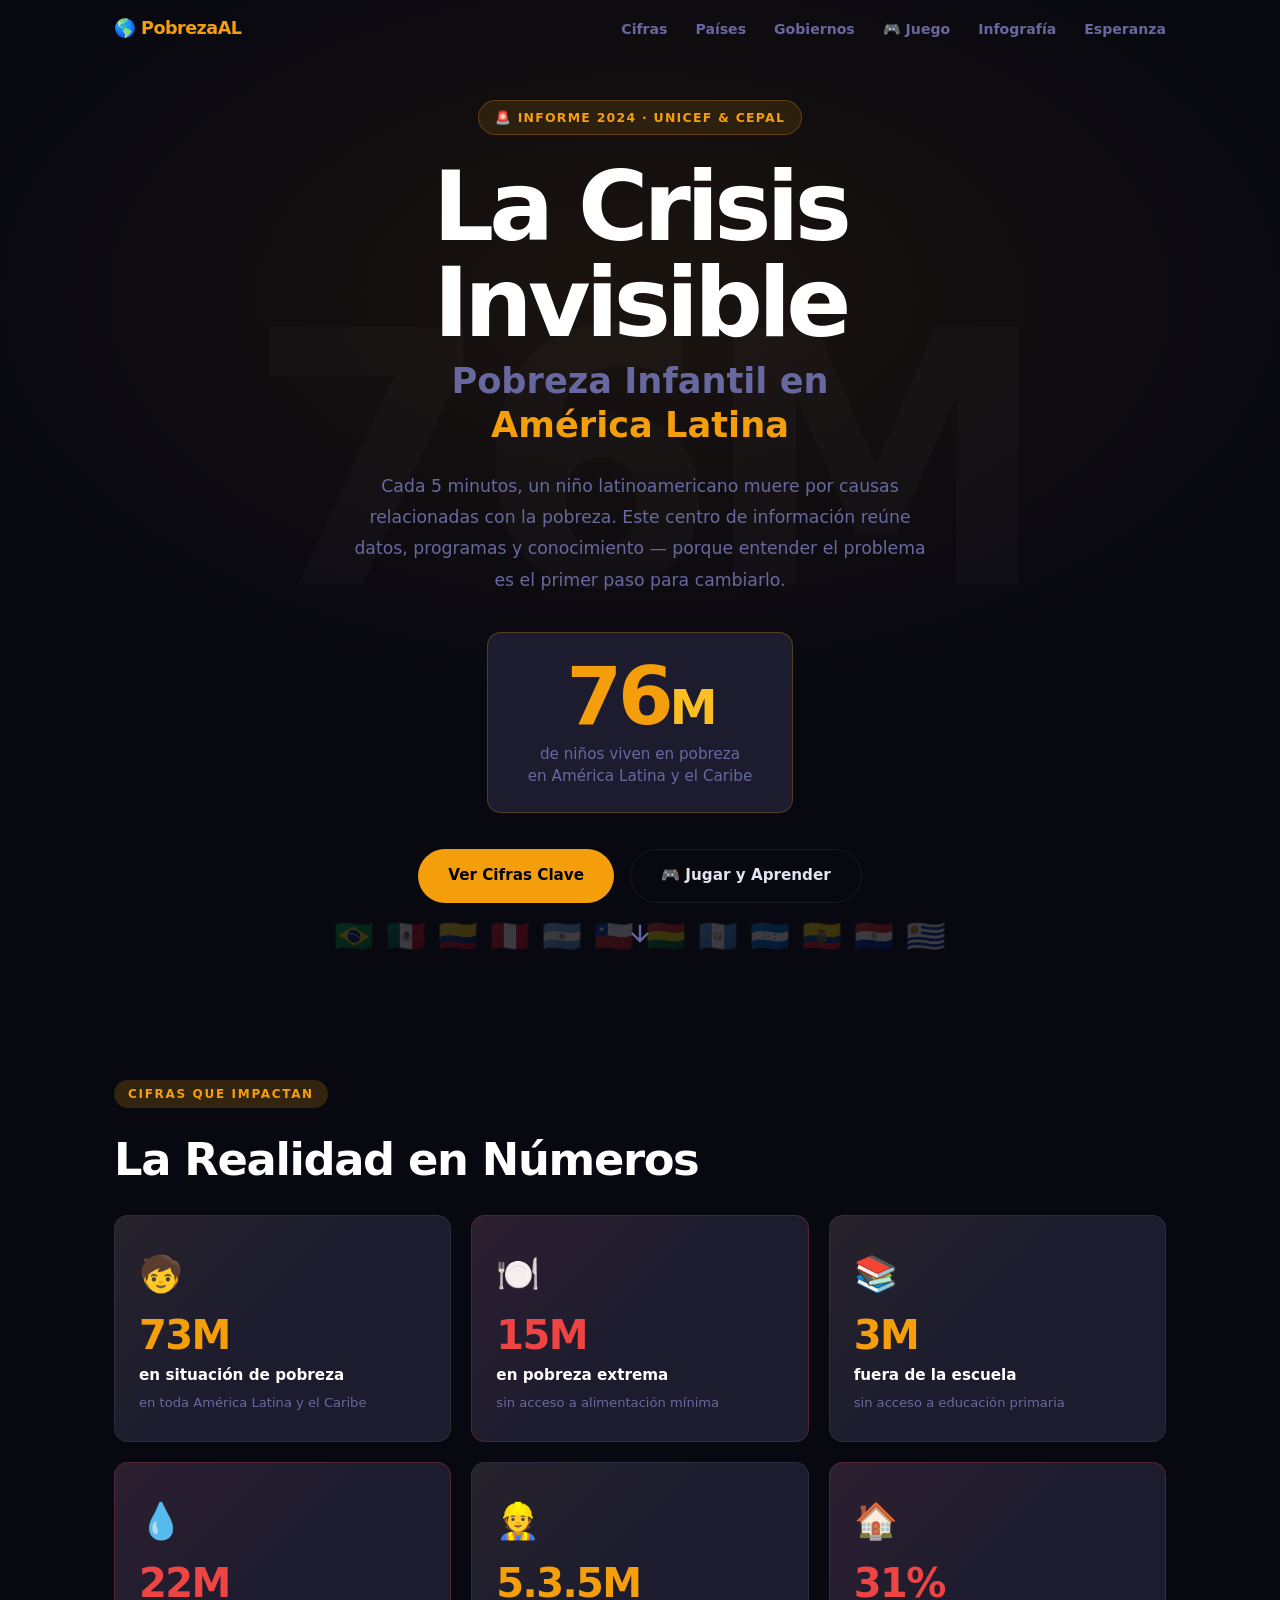
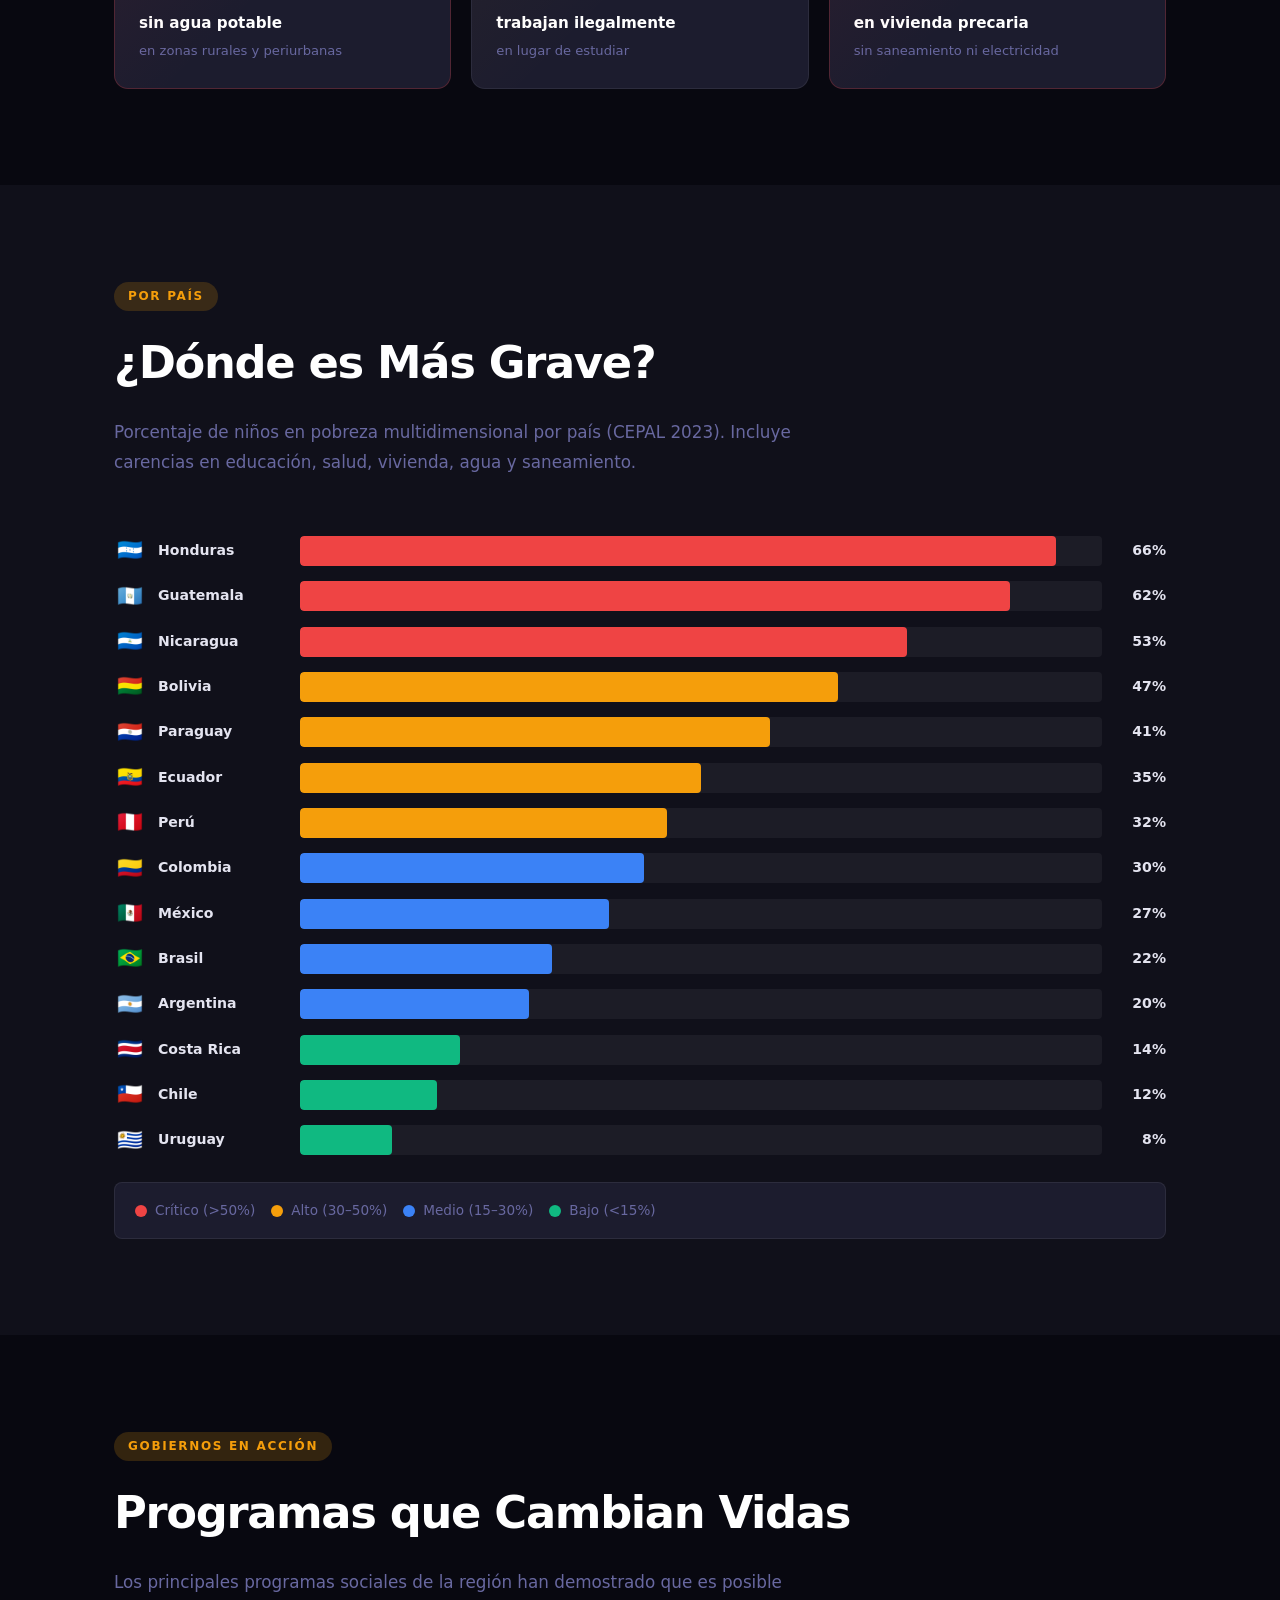
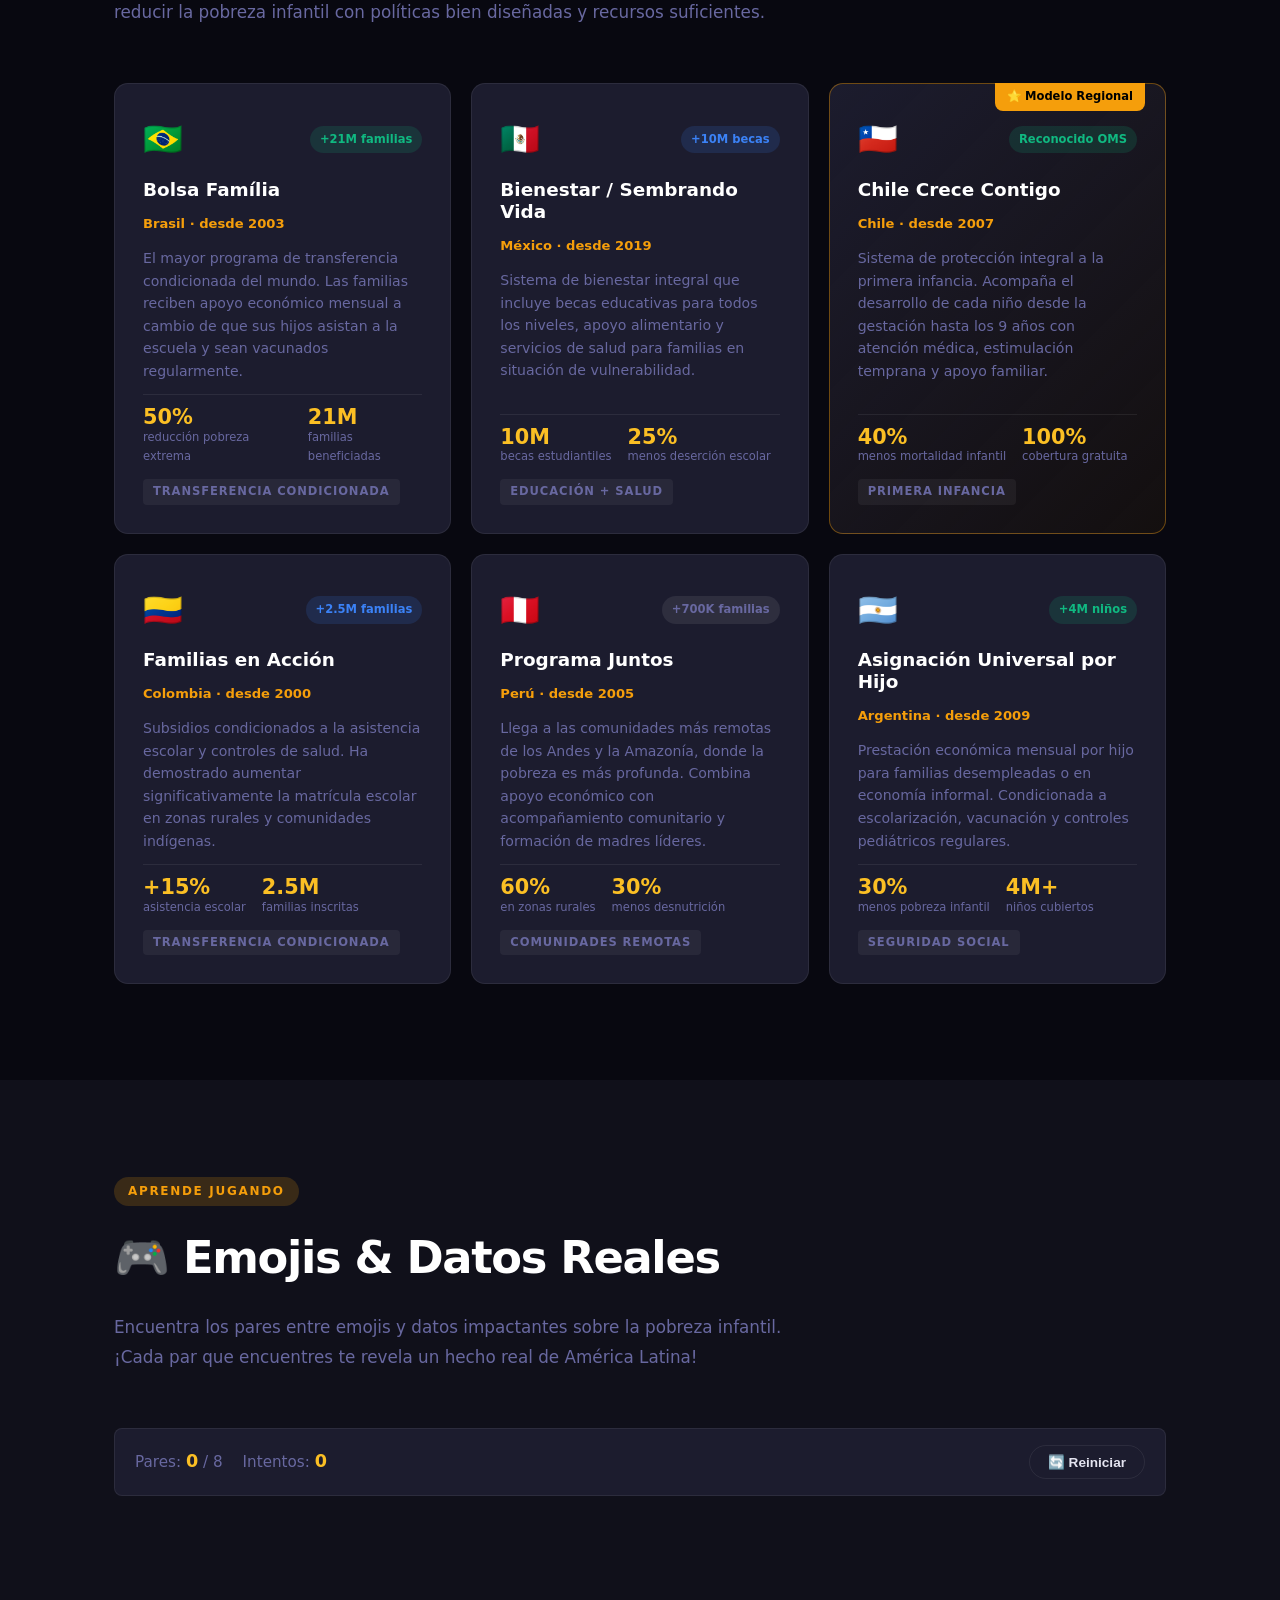
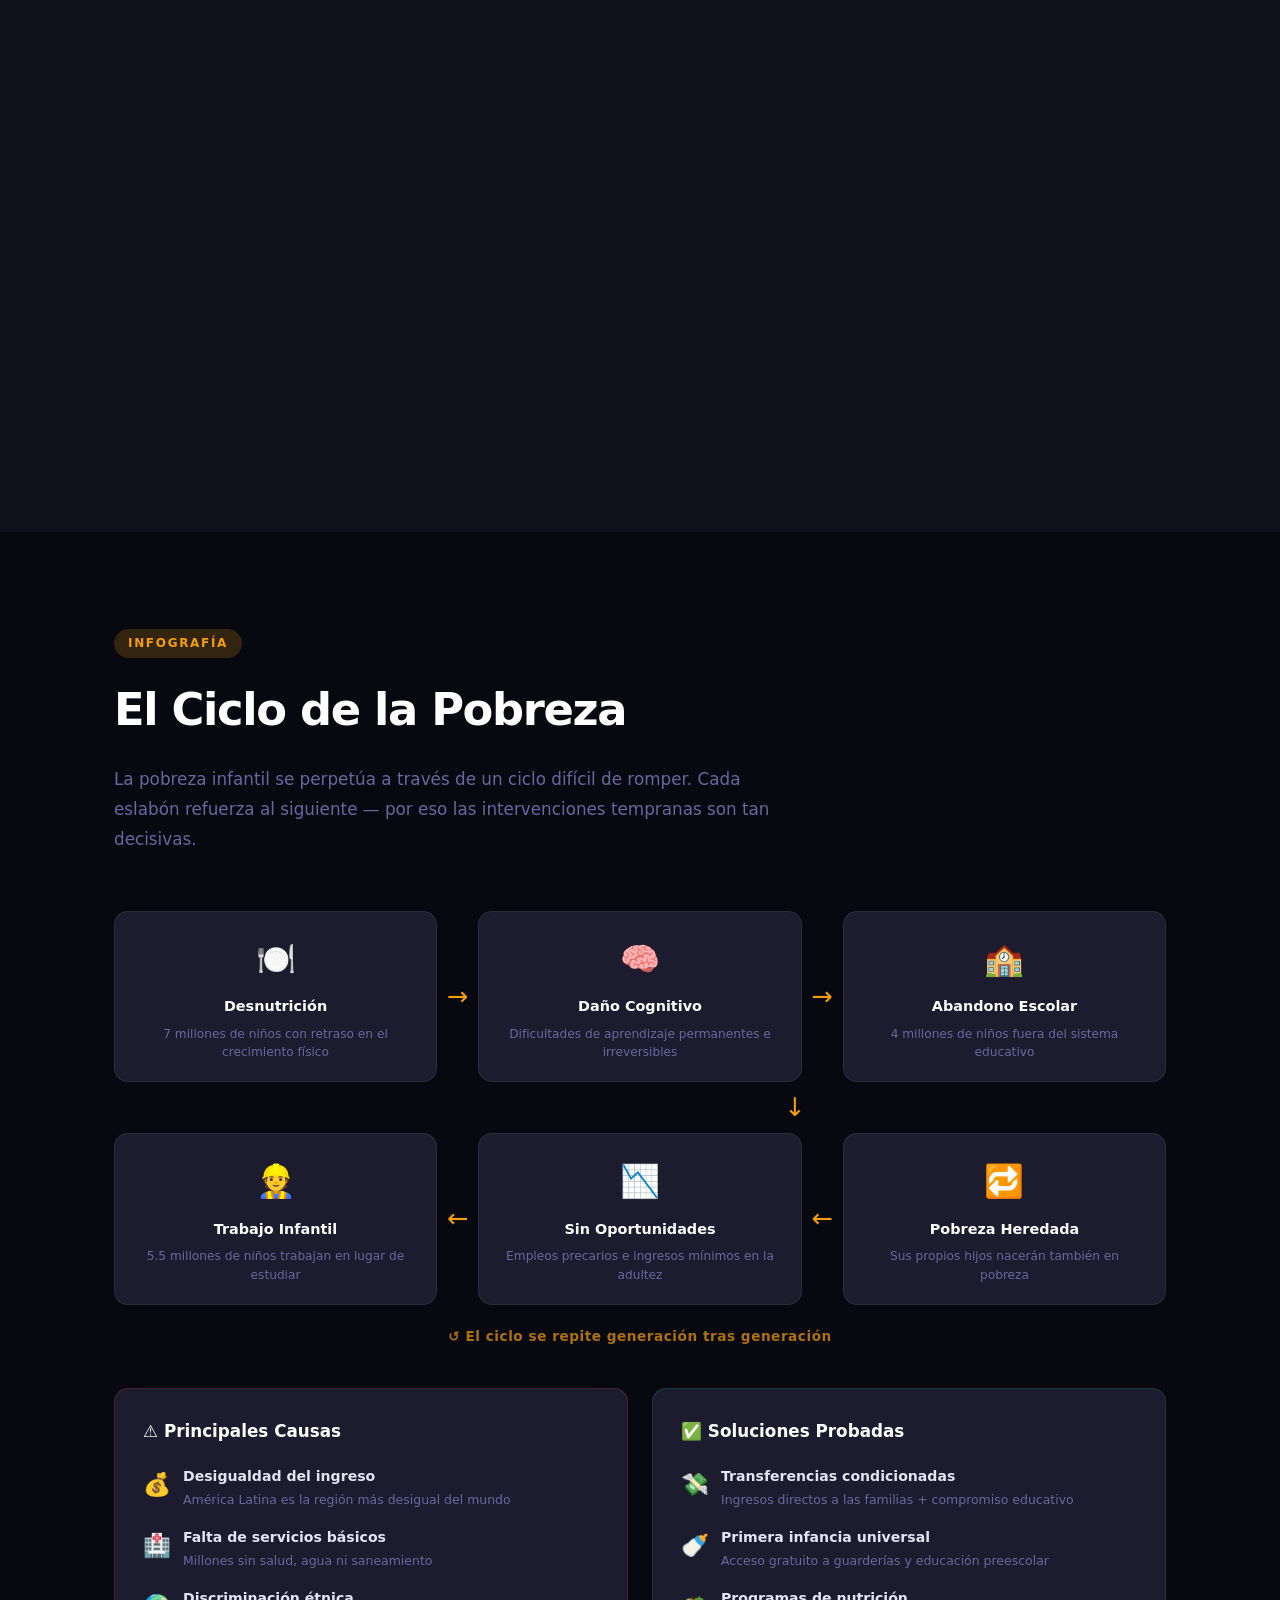
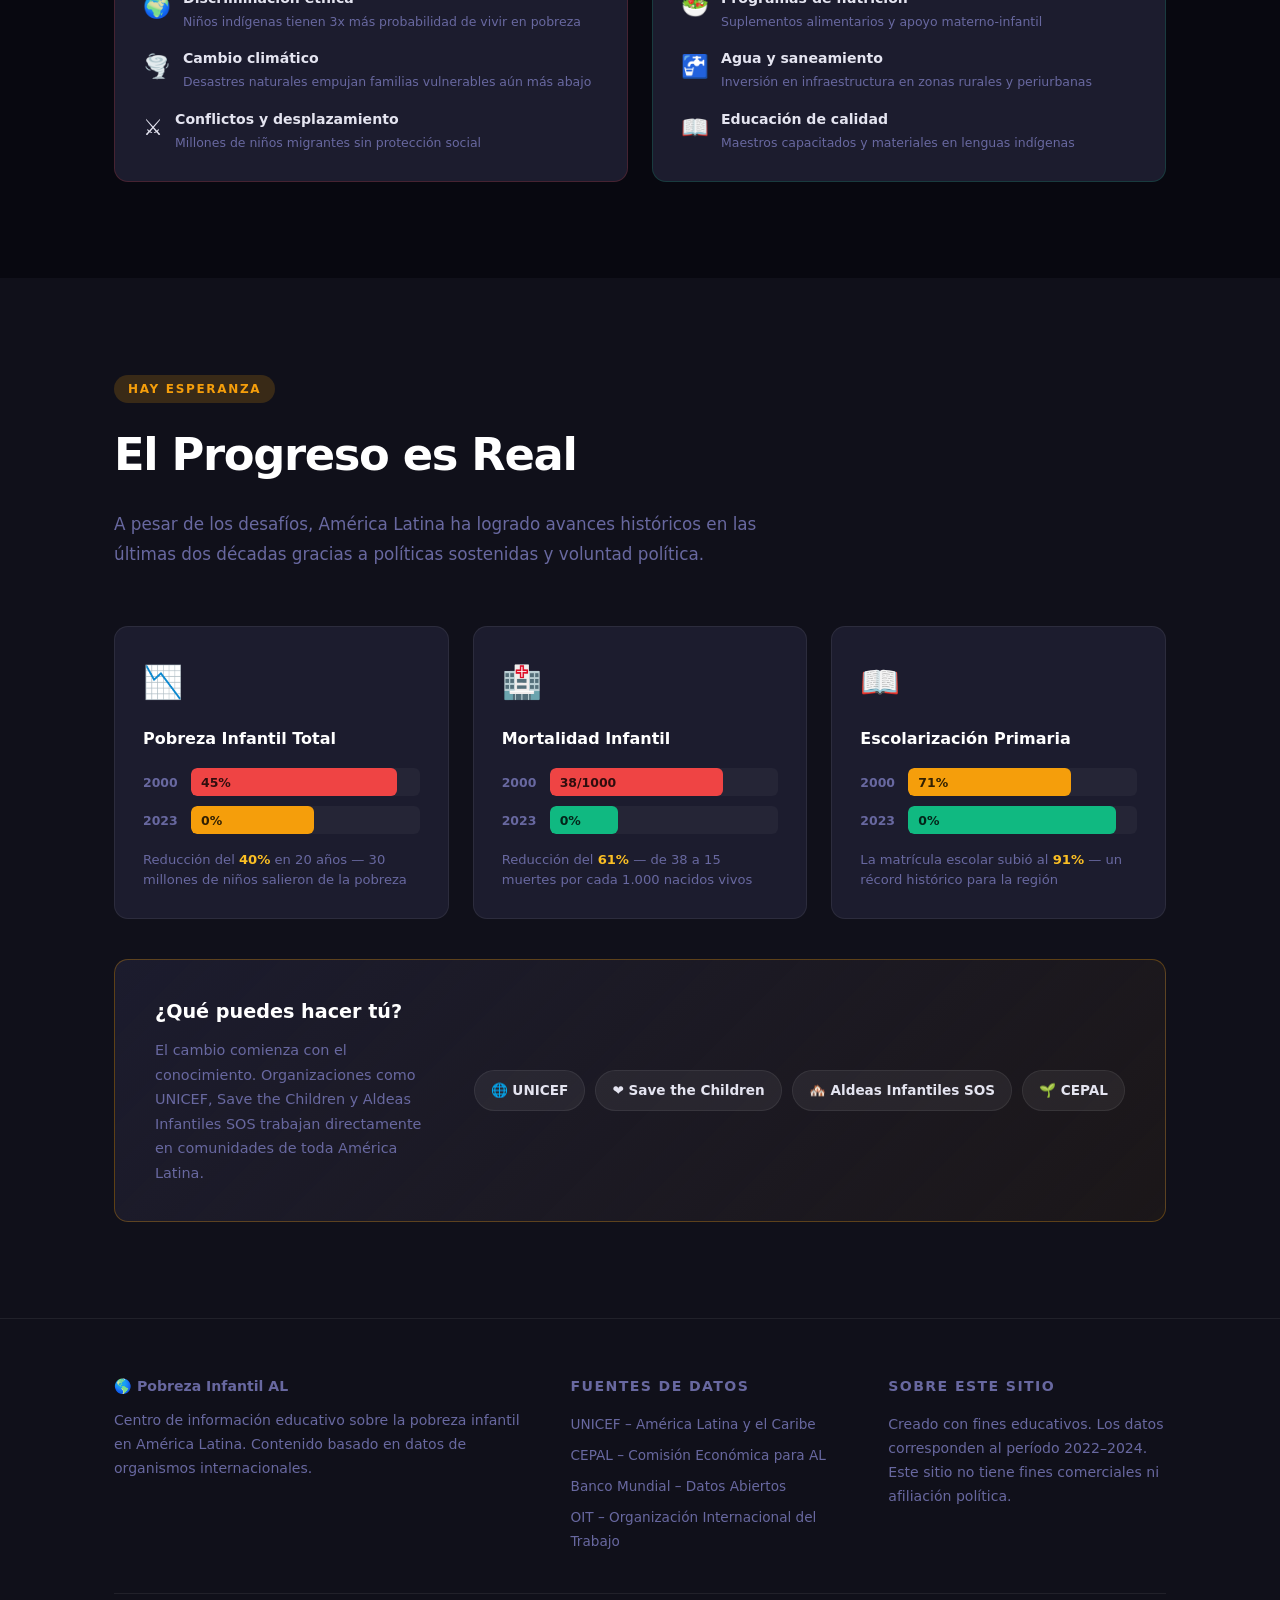
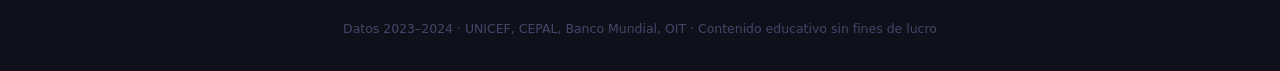
<file: index.html>
<!DOCTYPE html>
<html lang="es">
<head>
  <meta charset="UTF-8" />
  <meta name="viewport" content="width=device-width, initial-scale=1.0" />
  <title>Pobreza Infantil en América Latina – Centro de Información</title>
  <link rel="stylesheet" href="style.css" />
</head>
<body>

  <!-- NAVEGACIÓN -->
  <nav class="nav" id="nav">
    <div class="nav-inner">
      <a class="nav-logo" href="#inicio">🌎 PobrezaAL</a>
      <ul class="nav-links" id="navLinks">
        <li><a href="#cifras">Cifras</a></li>
        <li><a href="#paises">Países</a></li>
        <li><a href="#gobiernos">Gobiernos</a></li>
        <li><a href="#juego">🎮 Juego</a></li>
        <li><a href="#ciclo">Infografía</a></li>
        <li><a href="#progreso">Esperanza</a></li>
      </ul>
      <button class="nav-toggle" id="navToggle" aria-label="Abrir menú">
        <span></span><span></span><span></span>
      </button>
    </div>
  </nav>

  <!-- HERO -->
  <section class="hero" id="inicio">
    <div class="hero-bg-number" aria-hidden="true">76M</div>
    <div class="hero-content">
      <div class="hero-badge">🚨 INFORME 2024 · UNICEF &amp; CEPAL</div>
      <h1 class="hero-title">La Crisis Invisible</h1>
      <h2 class="hero-sub">Pobreza Infantil en<br><span class="highlight">América Latina</span></h2>
      <p class="hero-desc">Cada 5 minutos, un niño latinoamericano muere por causas relacionadas con la pobreza. Este centro de información reúne datos, programas y conocimiento — porque entender el problema es el primer paso para cambiarlo.</p>
      <div class="hero-bigstat">
        <div class="bigstat-num">76<span>M</span></div>
        <div class="bigstat-label">de niños viven en pobreza<br>en América Latina y el Caribe</div>
      </div>
      <div class="hero-ctas">
        <a class="btn btn-primary" href="#cifras">Ver Cifras Clave</a>
        <a class="btn btn-ghost" href="#juego">🎮 Jugar y Aprender</a>
      </div>
    </div>
    <div class="hero-flags" aria-hidden="true">
      <span>🇧🇷</span><span>🇲🇽</span><span>🇨🇴</span><span>🇵🇪</span>
      <span>🇦🇷</span><span>🇨🇱</span><span>🇧🇴</span><span>🇬🇹</span>
      <span>🇭🇳</span><span>🇪🇨</span><span>🇵🇾</span><span>🇺🇾</span>
    </div>
    <a class="scroll-down" href="#cifras" aria-label="Desplazar hacia abajo">
      <svg width="28" height="28" viewBox="0 0 24 24" fill="none" stroke="currentColor" stroke-width="2">
        <path d="M12 5v14M5 12l7 7 7-7"/>
      </svg>
    </a>
  </section>

  <!-- CIFRAS CLAVE -->
  <section class="section" id="cifras">
    <div class="container">
      <span class="tag">Cifras que Impactan</span>
      <h2 class="section-title">La Realidad en Números</h2>
      <div class="stats-grid">
        <div class="stat-card" data-count="76" data-suffix="M">
          <div class="stat-emoji">🧒</div>
          <div class="stat-num"><span class="counter">0</span>M</div>
          <div class="stat-name">en situación de pobreza</div>
          <div class="stat-detail">en toda América Latina y el Caribe</div>
        </div>
        <div class="stat-card urgent" data-count="16" data-suffix="M">
          <div class="stat-emoji">🍽️</div>
          <div class="stat-num"><span class="counter">0</span>M</div>
          <div class="stat-name">en pobreza extrema</div>
          <div class="stat-detail">sin acceso a alimentación mínima</div>
        </div>
        <div class="stat-card" data-count="4" data-suffix="M">
          <div class="stat-emoji">📚</div>
          <div class="stat-num"><span class="counter">0</span>M</div>
          <div class="stat-name">fuera de la escuela</div>
          <div class="stat-detail">sin acceso a educación primaria</div>
        </div>
        <div class="stat-card urgent" data-count="23" data-suffix="M">
          <div class="stat-emoji">💧</div>
          <div class="stat-num"><span class="counter">0</span>M</div>
          <div class="stat-name">sin agua potable</div>
          <div class="stat-detail">en zonas rurales y periurbanas</div>
        </div>
        <div class="stat-card" data-count="5" data-suffix=".5M" data-float="5.5">
          <div class="stat-emoji">👷</div>
          <div class="stat-num"><span class="counter">0</span>.5M</div>
          <div class="stat-name">trabajan ilegalmente</div>
          <div class="stat-detail">en lugar de estudiar</div>
        </div>
        <div class="stat-card urgent" data-count="33" data-suffix="%">
          <div class="stat-emoji">🏠</div>
          <div class="stat-num"><span class="counter">0</span>%</div>
          <div class="stat-name">en vivienda precaria</div>
          <div class="stat-detail">sin saneamiento ni electricidad</div>
        </div>
      </div>
    </div>
  </section>

  <!-- GRÁFICO POR PAÍSES -->
  <section class="section section-dark" id="paises">
    <div class="container">
      <span class="tag">Por País</span>
      <h2 class="section-title">¿Dónde es Más Grave?</h2>
      <p class="section-desc">Porcentaje de niños en pobreza multidimensional por país (CEPAL 2023). Incluye carencias en educación, salud, vivienda, agua y saneamiento.</p>
      <div class="chart-container">
        <div class="bar-chart" id="barChart"></div>
        <div class="chart-legend">
          <div class="legend-item"><span class="ldot" style="background:#ef4444"></span>Crítico (&gt;50%)</div>
          <div class="legend-item"><span class="ldot" style="background:#f59e0b"></span>Alto (30–50%)</div>
          <div class="legend-item"><span class="ldot" style="background:#3b82f6"></span>Medio (15–30%)</div>
          <div class="legend-item"><span class="ldot" style="background:#10b981"></span>Bajo (&lt;15%)</div>
        </div>
      </div>
    </div>
  </section>

  <!-- PROGRAMAS DE GOBIERNO -->
  <section class="section" id="gobiernos">
    <div class="container">
      <span class="tag">Gobiernos en Acción</span>
      <h2 class="section-title">Programas que Cambian Vidas</h2>
      <p class="section-desc">Los principales programas sociales de la región han demostrado que es posible reducir la pobreza infantil con políticas bien diseñadas y recursos suficientes.</p>
      <div class="programs-grid">

        <article class="program-card">
          <div class="prog-header">
            <span class="prog-flag">🇧🇷</span>
            <div class="prog-badge green">+21M familias</div>
          </div>
          <h3>Bolsa Família</h3>
          <p class="prog-country">Brasil · desde 2003</p>
          <p class="prog-desc">El mayor programa de transferencia condicionada del mundo. Las familias reciben apoyo económico mensual a cambio de que sus hijos asistan a la escuela y sean vacunados regularmente.</p>
          <div class="prog-stats">
            <div class="ps-item"><strong>50%</strong><span>reducción pobreza extrema</span></div>
            <div class="ps-item"><strong>21M</strong><span>familias beneficiadas</span></div>
          </div>
          <div class="prog-tag">Transferencia Condicionada</div>
        </article>

        <article class="program-card">
          <div class="prog-header">
            <span class="prog-flag">🇲🇽</span>
            <div class="prog-badge blue">+10M becas</div>
          </div>
          <h3>Bienestar / Sembrando Vida</h3>
          <p class="prog-country">México · desde 2019</p>
          <p class="prog-desc">Sistema de bienestar integral que incluye becas educativas para todos los niveles, apoyo alimentario y servicios de salud para familias en situación de vulnerabilidad.</p>
          <div class="prog-stats">
            <div class="ps-item"><strong>10M</strong><span>becas estudiantiles</span></div>
            <div class="ps-item"><strong>25%</strong><span>menos deserción escolar</span></div>
          </div>
          <div class="prog-tag">Educación + Salud</div>
        </article>

        <article class="program-card featured">
          <div class="featured-badge">⭐ Modelo Regional</div>
          <div class="prog-header">
            <span class="prog-flag">🇨🇱</span>
            <div class="prog-badge green">Reconocido OMS</div>
          </div>
          <h3>Chile Crece Contigo</h3>
          <p class="prog-country">Chile · desde 2007</p>
          <p class="prog-desc">Sistema de protección integral a la primera infancia. Acompaña el desarrollo de cada niño desde la gestación hasta los 9 años con atención médica, estimulación temprana y apoyo familiar.</p>
          <div class="prog-stats">
            <div class="ps-item"><strong>40%</strong><span>menos mortalidad infantil</span></div>
            <div class="ps-item"><strong>100%</strong><span>cobertura gratuita</span></div>
          </div>
          <div class="prog-tag">Primera Infancia</div>
        </article>

        <article class="program-card">
          <div class="prog-header">
            <span class="prog-flag">🇨🇴</span>
            <div class="prog-badge blue">+2.5M familias</div>
          </div>
          <h3>Familias en Acción</h3>
          <p class="prog-country">Colombia · desde 2000</p>
          <p class="prog-desc">Subsidios condicionados a la asistencia escolar y controles de salud. Ha demostrado aumentar significativamente la matrícula escolar en zonas rurales y comunidades indígenas.</p>
          <div class="prog-stats">
            <div class="ps-item"><strong>+15%</strong><span>asistencia escolar</span></div>
            <div class="ps-item"><strong>2.5M</strong><span>familias inscritas</span></div>
          </div>
          <div class="prog-tag">Transferencia Condicionada</div>
        </article>

        <article class="program-card">
          <div class="prog-header">
            <span class="prog-flag">🇵🇪</span>
            <div class="prog-badge">+700K familias</div>
          </div>
          <h3>Programa Juntos</h3>
          <p class="prog-country">Perú · desde 2005</p>
          <p class="prog-desc">Llega a las comunidades más remotas de los Andes y la Amazonía, donde la pobreza es más profunda. Combina apoyo económico con acompañamiento comunitario y formación de madres líderes.</p>
          <div class="prog-stats">
            <div class="ps-item"><strong>60%</strong><span>en zonas rurales</span></div>
            <div class="ps-item"><strong>30%</strong><span>menos desnutrición</span></div>
          </div>
          <div class="prog-tag">Comunidades Remotas</div>
        </article>

        <article class="program-card">
          <div class="prog-header">
            <span class="prog-flag">🇦🇷</span>
            <div class="prog-badge green">+4M niños</div>
          </div>
          <h3>Asignación Universal por Hijo</h3>
          <p class="prog-country">Argentina · desde 2009</p>
          <p class="prog-desc">Prestación económica mensual por hijo para familias desempleadas o en economía informal. Condicionada a escolarización, vacunación y controles pediátricos regulares.</p>
          <div class="prog-stats">
            <div class="ps-item"><strong>30%</strong><span>menos pobreza infantil</span></div>
            <div class="ps-item"><strong>4M+</strong><span>niños cubiertos</span></div>
          </div>
          <div class="prog-tag">Seguridad Social</div>
        </article>

      </div>
    </div>
  </section>

  <!-- JUEGO DE MEMORIA -->
  <section class="section section-dark" id="juego">
    <div class="container">
      <span class="tag">Aprende Jugando</span>
      <h2 class="section-title">🎮 Emojis &amp; Datos Reales</h2>
      <p class="section-desc">Encuentra los pares entre emojis y datos impactantes sobre la pobreza infantil. ¡Cada par que encuentres te revela un hecho real de América Latina!</p>
      <div class="game-bar">
        <div class="game-metric">Pares: <strong id="pairsFound">0</strong> / 8</div>
        <div class="game-metric">Intentos: <strong id="movesCount">0</strong></div>
        <button class="btn btn-ghost btn-sm" id="resetGame">🔄 Reiniciar</button>
      </div>
      <div class="memory-grid" id="memoryGrid"></div>
      <div class="game-complete" id="gameComplete" hidden>
        <div class="gc-inner">
          <div class="gc-emoji">🎉</div>
          <h3>¡Felicidades!</h3>
          <p>Completaste el juego en <strong id="finalMoves">0</strong> intentos.</p>
          <p>Ahora conoces 8 datos cruciales sobre la pobreza infantil en América Latina. ¡Comparte lo que aprendiste!</p>
          <button class="btn btn-primary" id="playAgain">Jugar de Nuevo</button>
        </div>
      </div>
    </div>
  </section>

  <!-- CICLO DE LA POBREZA -->
  <section class="section" id="ciclo">
    <div class="container">
      <span class="tag">Infografía</span>
      <h2 class="section-title">El Ciclo de la Pobreza</h2>
      <p class="section-desc">La pobreza infantil se perpetúa a través de un ciclo difícil de romper. Cada eslabón refuerza al siguiente — por eso las intervenciones tempranas son tan decisivas.</p>

      <div class="cycle-flow">
        <div class="cycle-top-row">
          <div class="cf-step">
            <div class="cf-icon">🍽️</div>
            <strong>Desnutrición</strong>
            <p>7 millones de niños con retraso en el crecimiento físico</p>
          </div>
          <div class="cf-arrow-h">→</div>
          <div class="cf-step">
            <div class="cf-icon">🧠</div>
            <strong>Daño Cognitivo</strong>
            <p>Dificultades de aprendizaje permanentes e irreversibles</p>
          </div>
          <div class="cf-arrow-h">→</div>
          <div class="cf-step">
            <div class="cf-icon">🏫</div>
            <strong>Abandono Escolar</strong>
            <p>4 millones de niños fuera del sistema educativo</p>
          </div>
        </div>
        <div class="cf-down-row">↓</div>
        <div class="cycle-bottom-row">
          <div class="cf-step">
            <div class="cf-icon">🔁</div>
            <strong>Pobreza Heredada</strong>
            <p>Sus propios hijos nacerán también en pobreza</p>
          </div>
          <div class="cf-arrow-h">←</div>
          <div class="cf-step">
            <div class="cf-icon">📉</div>
            <strong>Sin Oportunidades</strong>
            <p>Empleos precarios e ingresos mínimos en la adultez</p>
          </div>
          <div class="cf-arrow-h">←</div>
          <div class="cf-step">
            <div class="cf-icon">👷</div>
            <strong>Trabajo Infantil</strong>
            <p>5.5 millones de niños trabajan en lugar de estudiar</p>
          </div>
        </div>
        <div class="cf-break-note">↺ El ciclo se repite generación tras generación</div>
      </div>

      <!-- CAUSAS vs SOLUCIONES -->
      <div class="compare-section">
        <div class="compare-col causes-col">
          <h3>⚠️ Principales Causas</h3>
          <ul>
            <li>
              <span class="ci">💰</span>
              <div><strong>Desigualdad del ingreso</strong><p>América Latina es la región más desigual del mundo</p></div>
            </li>
            <li>
              <span class="ci">🏥</span>
              <div><strong>Falta de servicios básicos</strong><p>Millones sin salud, agua ni saneamiento</p></div>
            </li>
            <li>
              <span class="ci">🌍</span>
              <div><strong>Discriminación étnica</strong><p>Niños indígenas tienen 3x más probabilidad de vivir en pobreza</p></div>
            </li>
            <li>
              <span class="ci">🌪️</span>
              <div><strong>Cambio climático</strong><p>Desastres naturales empujan familias vulnerables aún más abajo</p></div>
            </li>
            <li>
              <span class="ci">⚔️</span>
              <div><strong>Conflictos y desplazamiento</strong><p>Millones de niños migrantes sin protección social</p></div>
            </li>
          </ul>
        </div>
        <div class="compare-col solutions-col">
          <h3>✅ Soluciones Probadas</h3>
          <ul>
            <li>
              <span class="ci">💸</span>
              <div><strong>Transferencias condicionadas</strong><p>Ingresos directos a las familias + compromiso educativo</p></div>
            </li>
            <li>
              <span class="ci">🍼</span>
              <div><strong>Primera infancia universal</strong><p>Acceso gratuito a guarderías y educación preescolar</p></div>
            </li>
            <li>
              <span class="ci">🥗</span>
              <div><strong>Programas de nutrición</strong><p>Suplementos alimentarios y apoyo materno-infantil</p></div>
            </li>
            <li>
              <span class="ci">🚰</span>
              <div><strong>Agua y saneamiento</strong><p>Inversión en infraestructura en zonas rurales y periurbanas</p></div>
            </li>
            <li>
              <span class="ci">📖</span>
              <div><strong>Educación de calidad</strong><p>Maestros capacitados y materiales en lenguas indígenas</p></div>
            </li>
          </ul>
        </div>
      </div>
    </div>
  </section>

  <!-- PROGRESO -->
  <section class="section section-dark" id="progreso">
    <div class="container">
      <span class="tag">Hay Esperanza</span>
      <h2 class="section-title">El Progreso es Real</h2>
      <p class="section-desc">A pesar de los desafíos, América Latina ha logrado avances históricos en las últimas dos décadas gracias a políticas sostenidas y voluntad política.</p>
      <div class="progress-grid">

        <div class="progress-card">
          <div class="pc-icon">📉</div>
          <h3>Pobreza Infantil Total</h3>
          <div class="before-after">
            <div class="ba-item">
              <span class="ba-year">2000</span>
              <div class="ba-bar-wrap">
                <div class="ba-bar" style="--w:90%; --c:#ef4444">45%</div>
              </div>
            </div>
            <div class="ba-item">
              <span class="ba-year">2023</span>
              <div class="ba-bar-wrap">
                <div class="ba-bar animate-bar" style="--w:54%; --c:#f59e0b" data-final="54%">0%</div>
              </div>
            </div>
          </div>
          <p class="pc-note">Reducción del <strong>40%</strong> en 20 años — 30 millones de niños salieron de la pobreza</p>
        </div>

        <div class="progress-card">
          <div class="pc-icon">🏥</div>
          <h3>Mortalidad Infantil</h3>
          <div class="before-after">
            <div class="ba-item">
              <span class="ba-year">2000</span>
              <div class="ba-bar-wrap">
                <div class="ba-bar" style="--w:76%; --c:#ef4444">38/1000</div>
              </div>
            </div>
            <div class="ba-item">
              <span class="ba-year">2023</span>
              <div class="ba-bar-wrap">
                <div class="ba-bar animate-bar" style="--w:30%; --c:#10b981" data-final="30%">0%</div>
              </div>
            </div>
          </div>
          <p class="pc-note">Reducción del <strong>61%</strong> — de 38 a 15 muertes por cada 1.000 nacidos vivos</p>
        </div>

        <div class="progress-card">
          <div class="pc-icon">📖</div>
          <h3>Escolarización Primaria</h3>
          <div class="before-after">
            <div class="ba-item">
              <span class="ba-year">2000</span>
              <div class="ba-bar-wrap">
                <div class="ba-bar" style="--w:71%; --c:#f59e0b">71%</div>
              </div>
            </div>
            <div class="ba-item">
              <span class="ba-year">2023</span>
              <div class="ba-bar-wrap">
                <div class="ba-bar animate-bar" style="--w:91%; --c:#10b981" data-final="91%">0%</div>
              </div>
            </div>
          </div>
          <p class="pc-note">La matrícula escolar subió al <strong>91%</strong> — un récord histórico para la región</p>
        </div>

      </div>

      <div class="hope-banner">
        <div class="hb-left">
          <h3>¿Qué puedes hacer tú?</h3>
          <p>El cambio comienza con el conocimiento. Organizaciones como UNICEF, Save the Children y Aldeas Infantiles SOS trabajan directamente en comunidades de toda América Latina.</p>
        </div>
        <div class="hb-orgs">
          <div class="org-chip">🌐 UNICEF</div>
          <div class="org-chip">❤️ Save the Children</div>
          <div class="org-chip">🏘️ Aldeas Infantiles SOS</div>
          <div class="org-chip">🌱 CEPAL</div>
        </div>
      </div>
    </div>
  </section>

  <!-- FOOTER -->
  <footer class="footer">
    <div class="container">
      <div class="footer-grid">
        <div>
          <p class="footer-logo">🌎 Pobreza Infantil AL</p>
          <p>Centro de información educativo sobre la pobreza infantil en América Latina. Contenido basado en datos de organismos internacionales.</p>
        </div>
        <div>
          <p class="footer-heading">Fuentes de Datos</p>
          <ul>
            <li>UNICEF – América Latina y el Caribe</li>
            <li>CEPAL – Comisión Económica para AL</li>
            <li>Banco Mundial – Datos Abiertos</li>
            <li>OIT – Organización Internacional del Trabajo</li>
          </ul>
        </div>
        <div>
          <p class="footer-heading">Sobre este sitio</p>
          <p>Creado con fines educativos. Los datos corresponden al período 2022–2024. Este sitio no tiene fines comerciales ni afiliación política.</p>
        </div>
      </div>
      <div class="footer-bottom">
        <p>Datos 2023–2024 · UNICEF, CEPAL, Banco Mundial, OIT · Contenido educativo sin fines de lucro</p>
      </div>
    </div>
  </footer>

  <script src="script.js"></script>
</body>
</html>
</file>
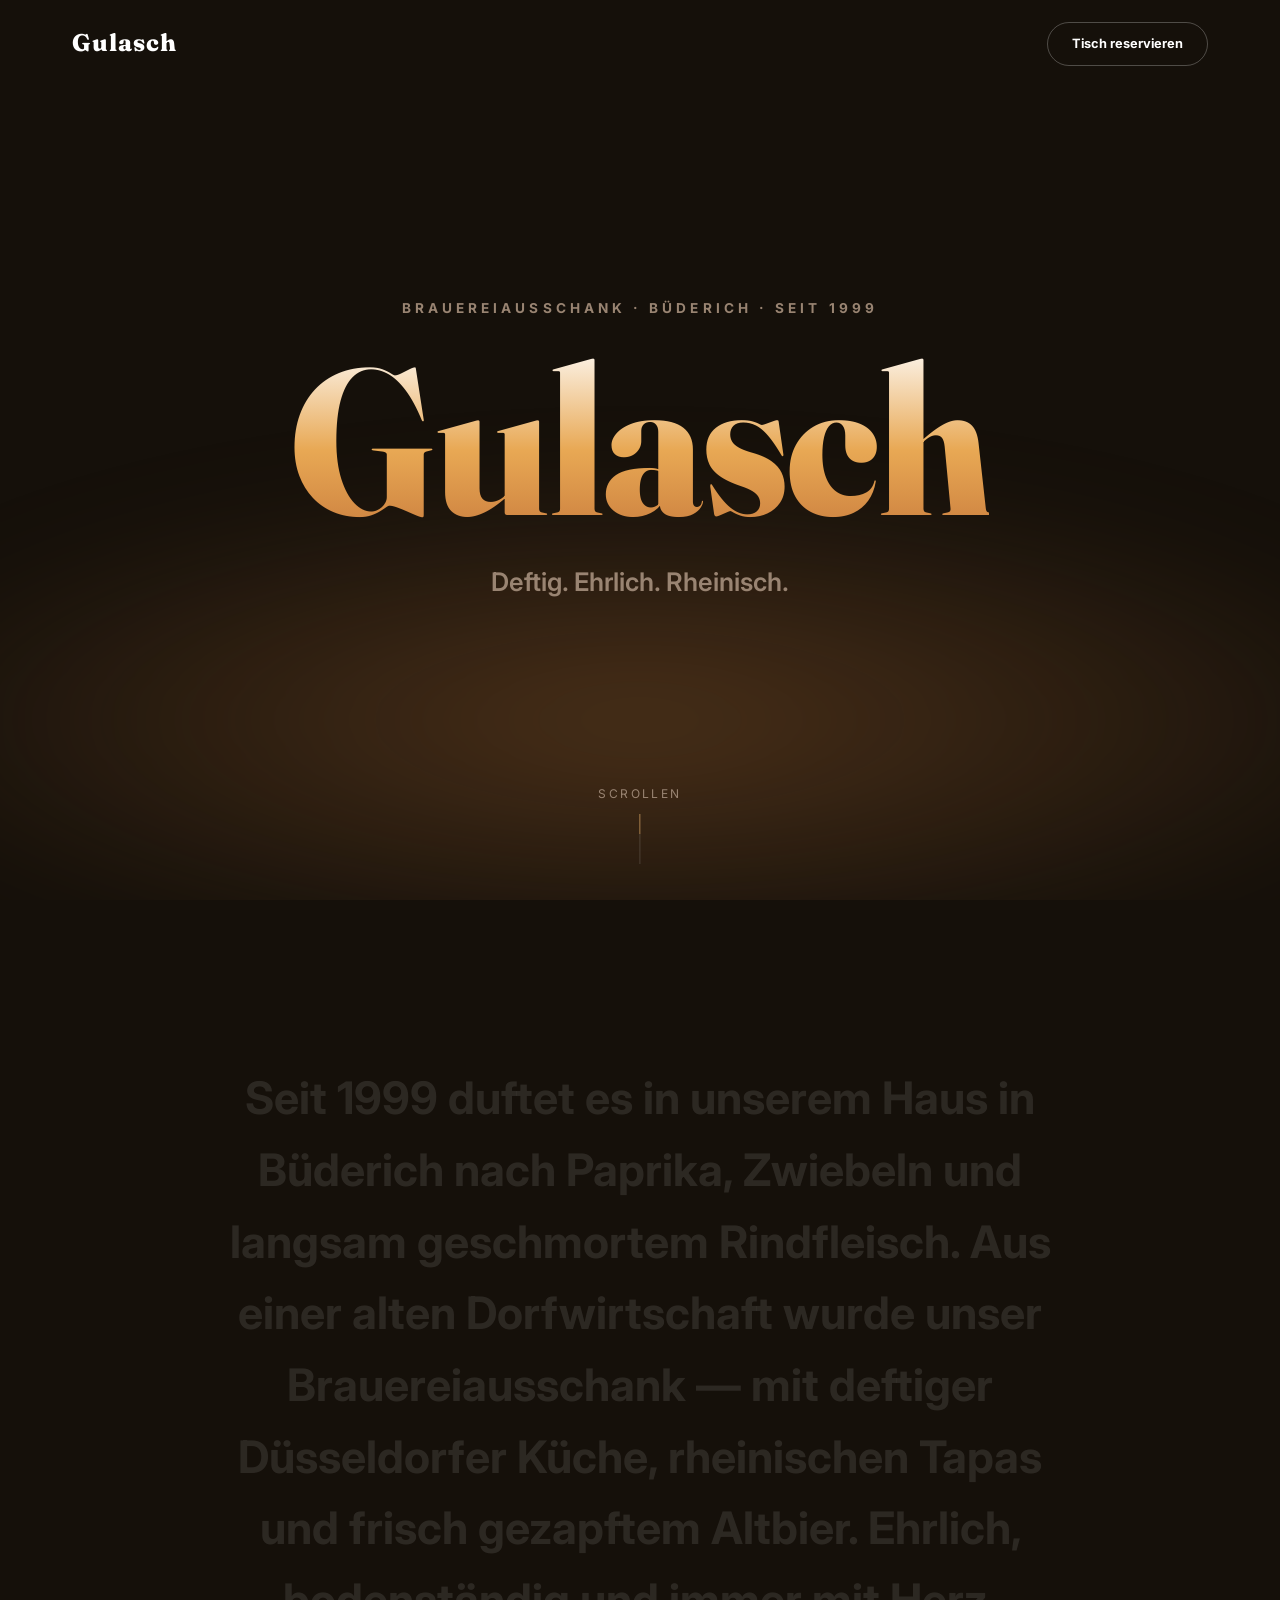
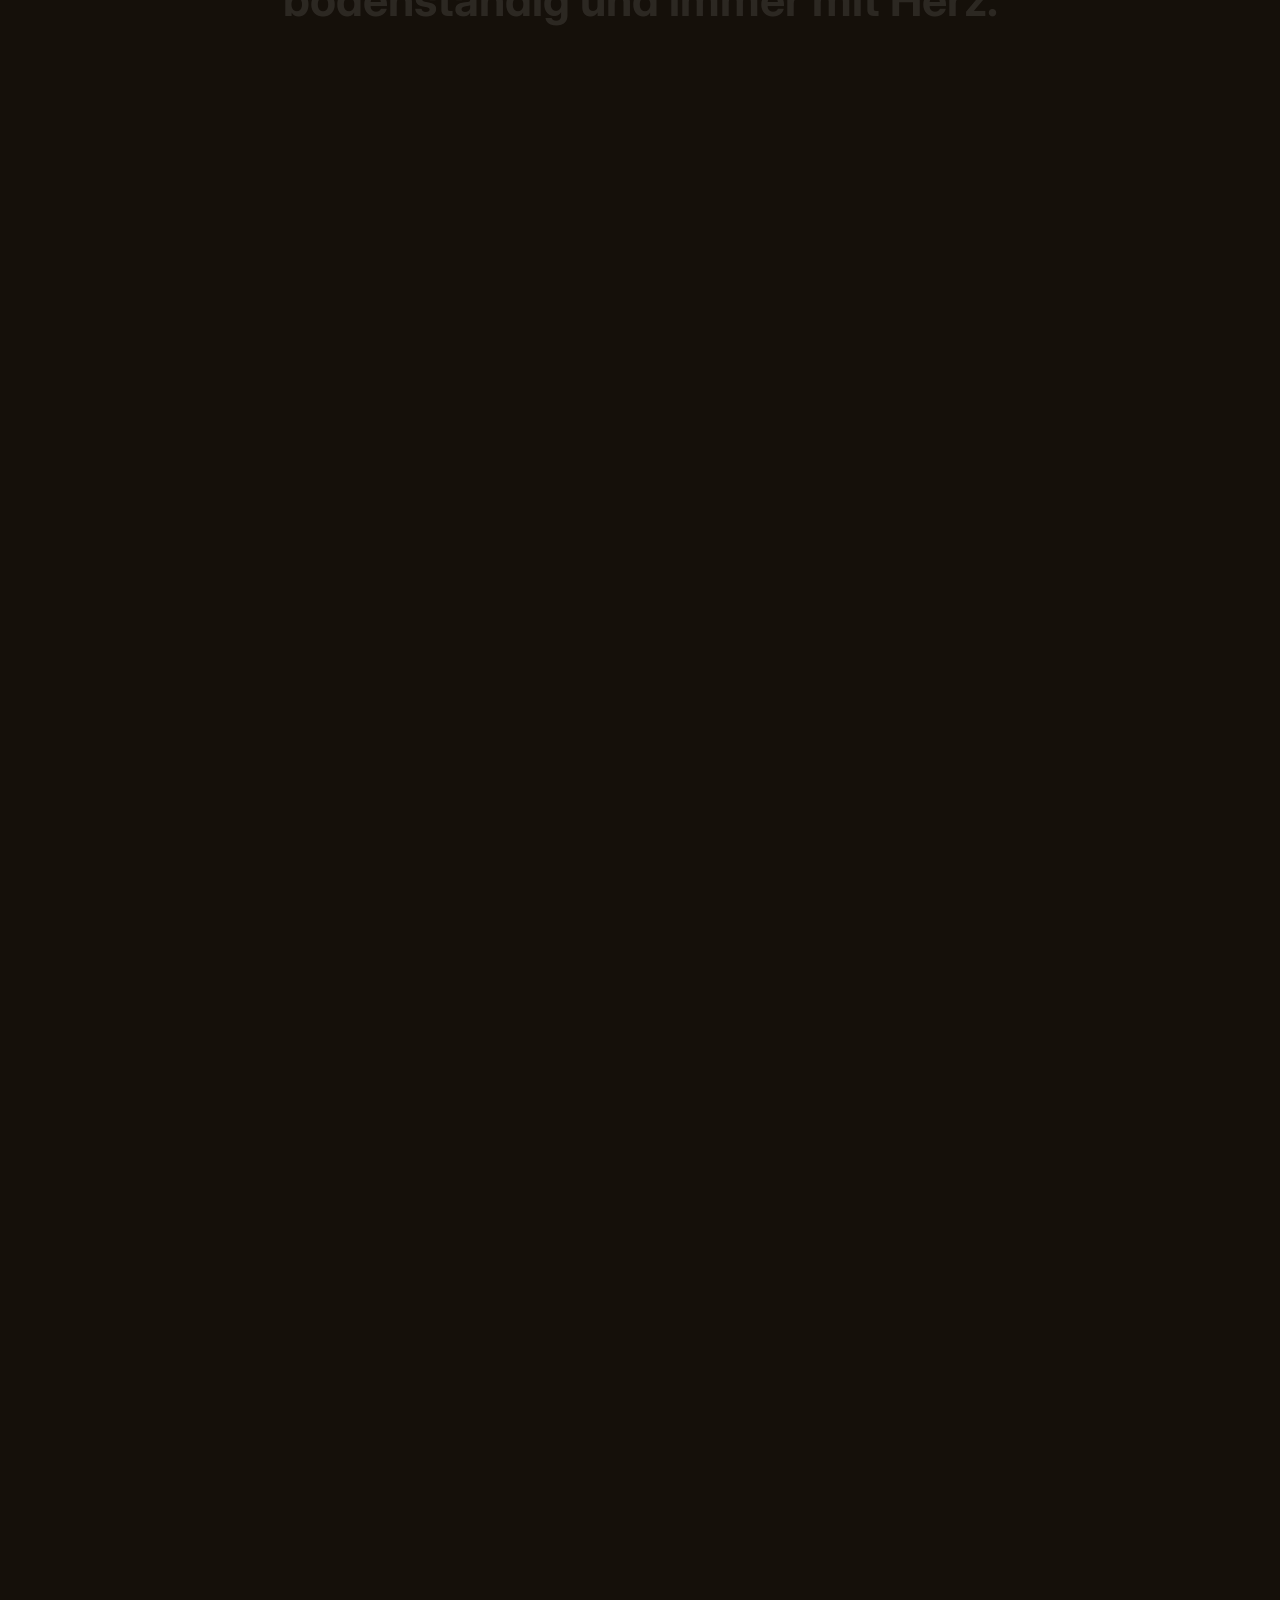
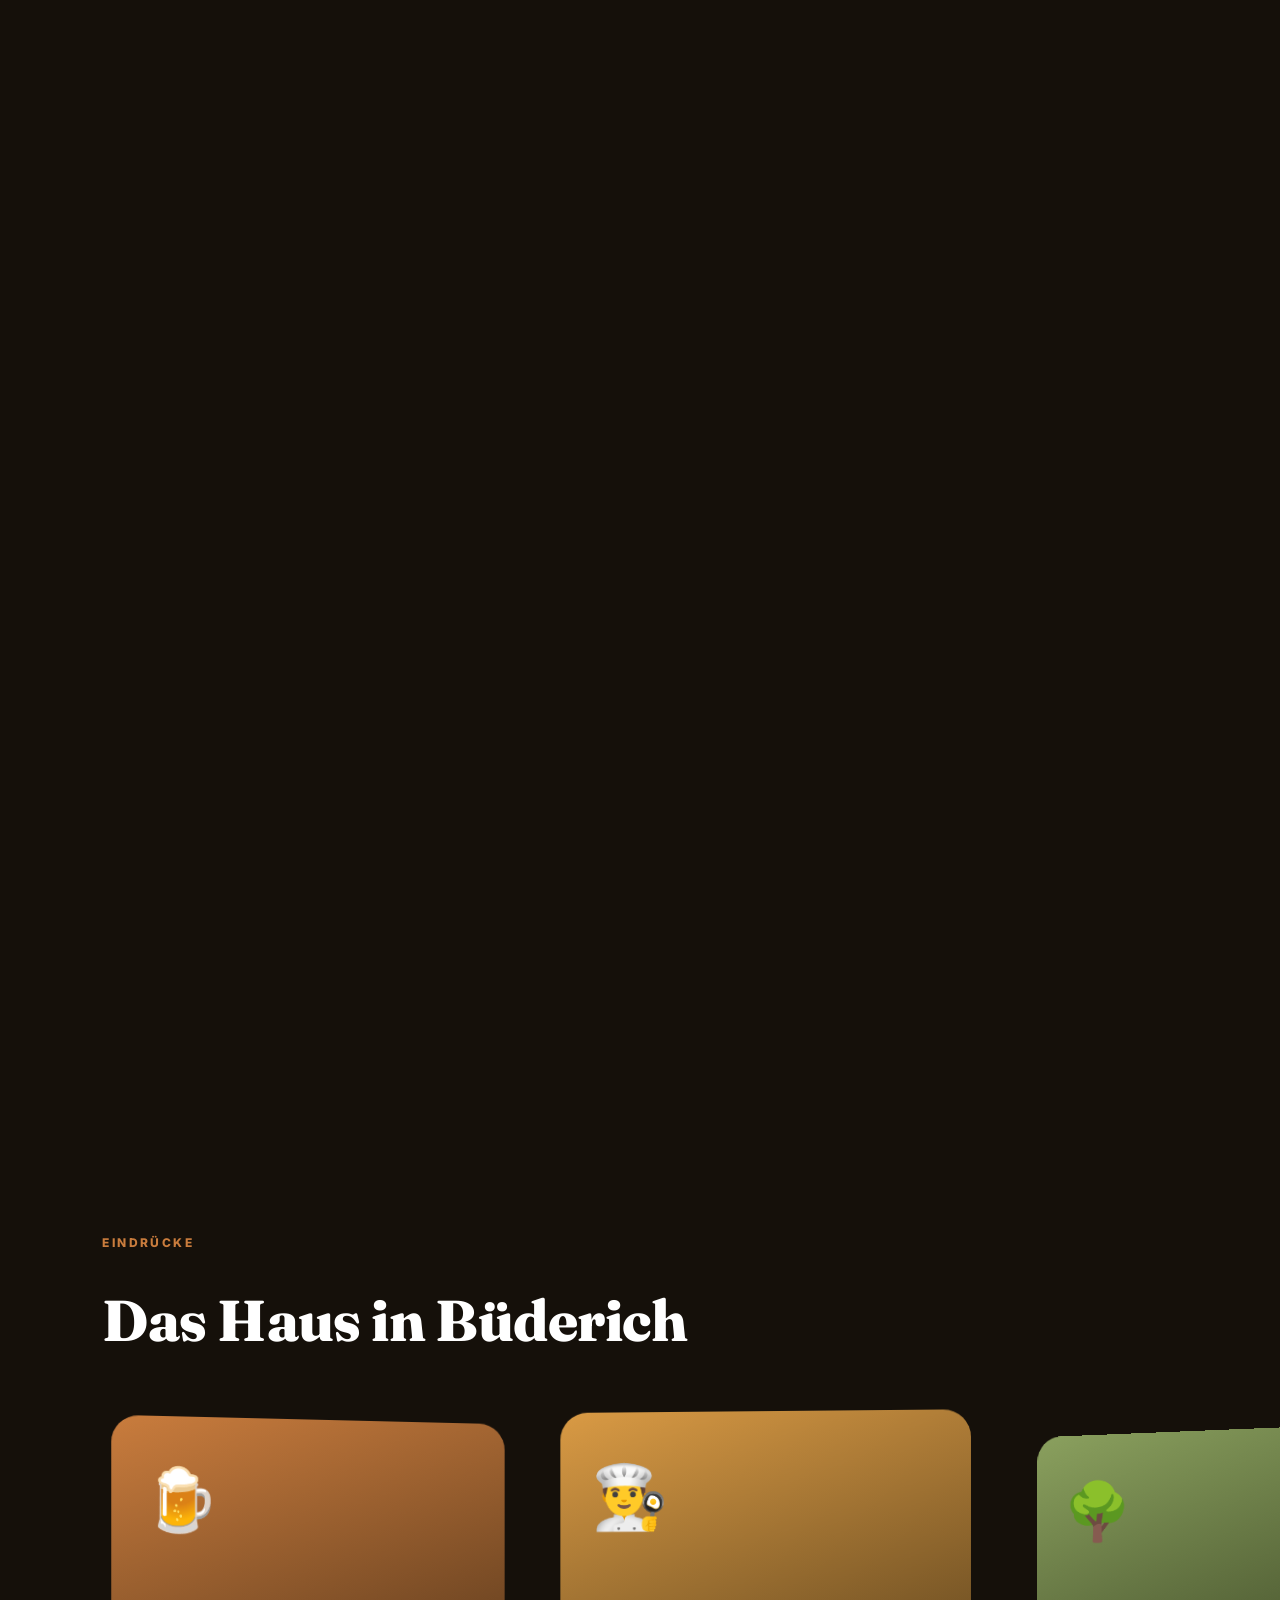
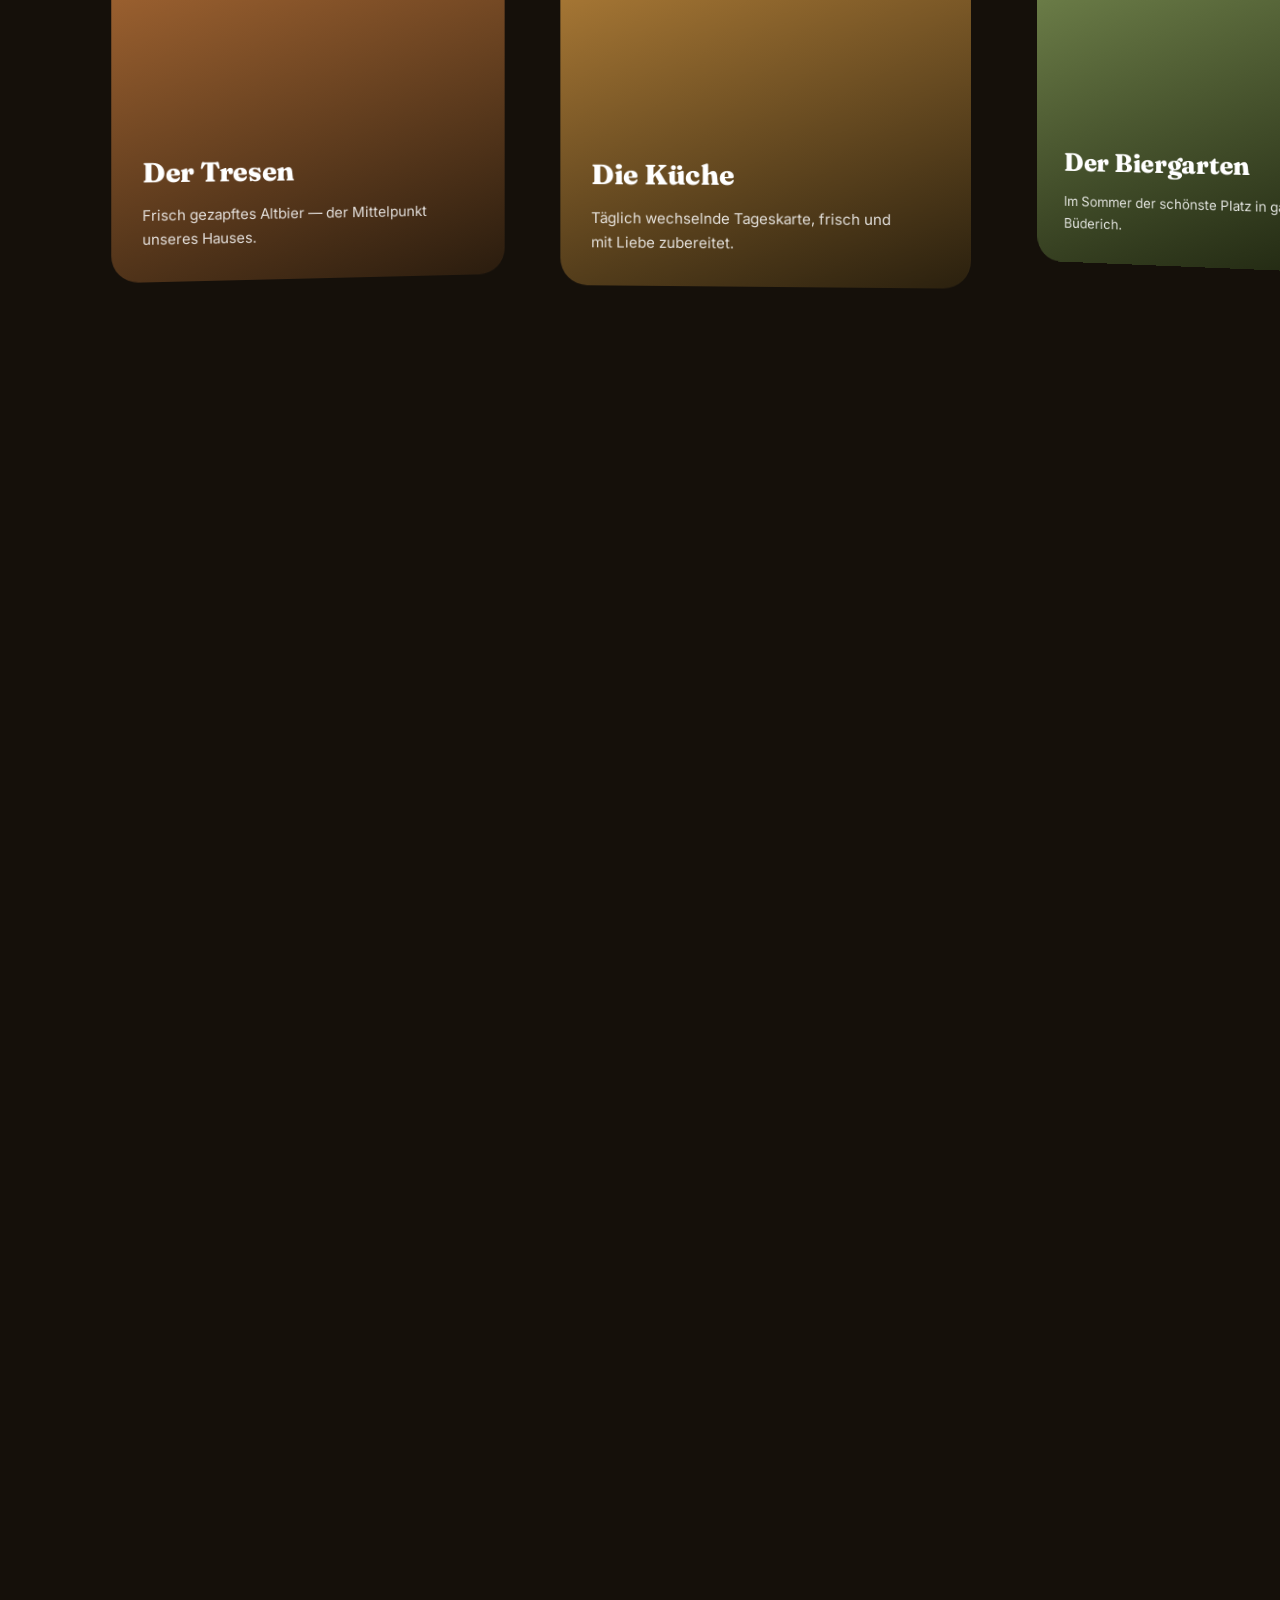
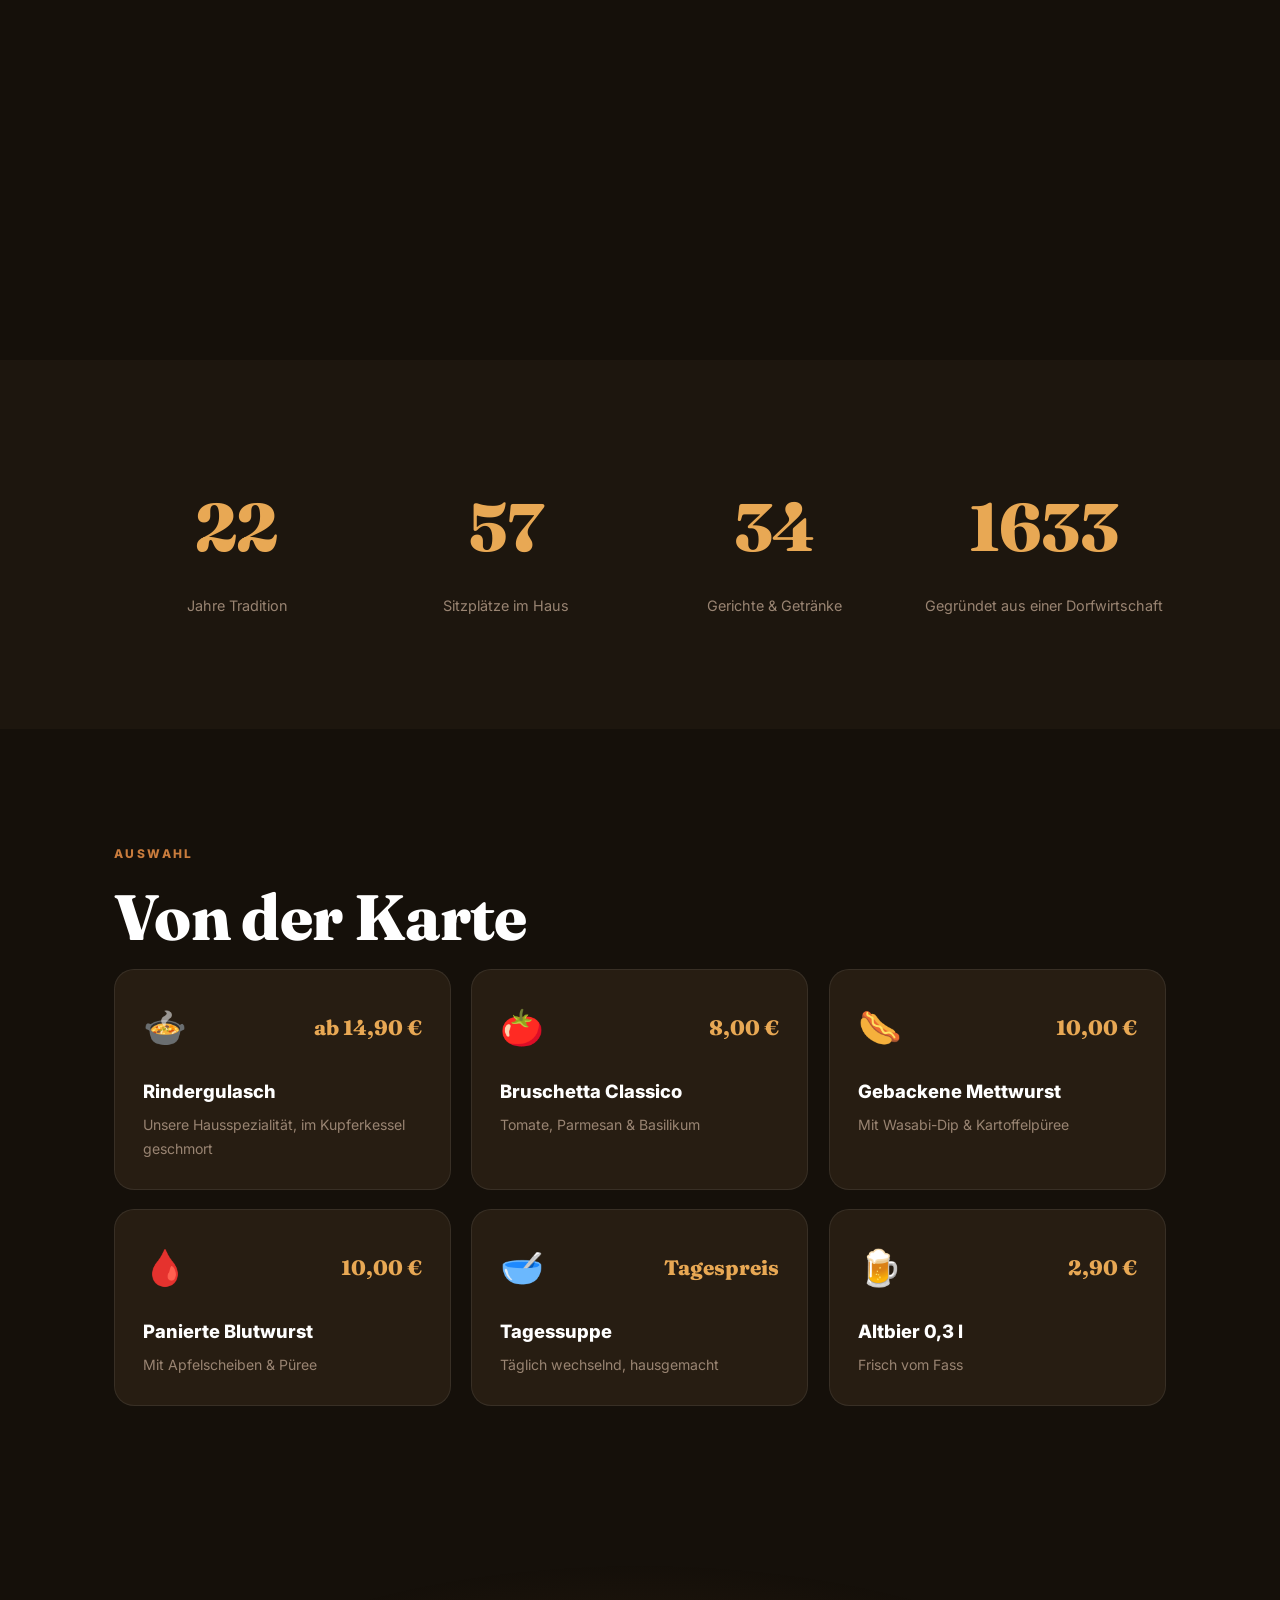
<file: gulasch/index.html>
<!DOCTYPE html>
<html lang="de">
<head>
  <meta charset="UTF-8" />
  <meta name="viewport" content="width=device-width, initial-scale=1.0, viewport-fit=cover" />
  <title>Gulasch — Brauereiausschank in Büderich seit 1999</title>
  <link rel="preconnect" href="https://fonts.googleapis.com">
  <link rel="preconnect" href="https://fonts.gstatic.com" crossorigin>
  <link href="https://fonts.googleapis.com/css2?family=Fraunces:opsz,wght@9..144,400..900&family=Inter:wght@400;600;700;800;900&display=swap" rel="stylesheet">
  <link rel="stylesheet" href="style.css" />
</head>
<body>

  <!-- Scroll progress -->
  <div class="scroll-progress" id="scrollProgress"></div>

  <!-- Nav -->
  <nav class="nav" id="nav">
    <div class="nav-inner">
      <span class="nav-logo">Gulasch</span>
      <a class="nav-cta" href="#reservieren">Tisch reservieren</a>
    </div>
  </nav>

  <!-- HERO -->
  <section class="hero" id="hero">
    <div class="steam" id="steam"></div>
    <div class="hero-glow"></div>
    <div class="hero-content" id="heroContent">
      <p class="hero-eyebrow">Brauereiausschank · Büderich · seit 1999</p>
      <h1 class="hero-title">Gulasch</h1>
      <p class="hero-tagline">Deftig. Ehrlich. Rheinisch.</p>
    </div>
    <div class="scroll-cue">
      <span>Scrollen</span>
      <div class="scroll-cue-line"><div class="scroll-cue-fill"></div></div>
    </div>
  </section>

  <!-- MANIFEST -->
  <section class="pin manifest-pin" id="manifest">
    <div class="pin-inner">
      <p class="manifest-text" id="manifestText"></p>
    </div>
  </section>

  <!-- DISH 1 -->
  <section class="pin dish-pin" id="dish1">
    <div class="pin-inner dish-inner">
      <div class="dish-plate-wrap">
        <div class="dish-plate">🍲</div>
        <div class="dish-ing ing-a">🥩</div>
        <div class="dish-ing ing-b">🧅</div>
        <div class="dish-ing ing-c">🌶️</div>
        <div class="dish-ing ing-d">🍞</div>
      </div>
      <div class="dish-info">
        <span class="dish-num">01 — Die Spezialität</span>
        <h2>Original Rindergulasch</h2>
        <p>Seit 1999 nach demselben Familienrezept im Kupferkessel geschmort — zartes Rindfleisch, reichlich Paprika und Zwiebeln, stundenlang auf kleiner Flamme gezogen.</p>
      </div>
    </div>
  </section>

  <!-- DISH 2 -->
  <section class="pin dish-pin" id="dish2">
    <div class="pin-inner dish-inner">
      <div class="dish-info">
        <span class="dish-num">02 — Von der Tageskarte</span>
        <h2>Gebackene Mettwurst</h2>
        <p>Knusprig gebackene Mettwurst-Scheiben mit feurigem Wasabi-Dip und cremigem Kartoffelpüree — ein Klassiker, den unsere Stammgäste nie missen wollen.</p>
      </div>
      <div class="dish-plate-wrap">
        <div class="dish-plate">🌭</div>
        <div class="dish-ing ing-a">🥔</div>
        <div class="dish-ing ing-b">🌶️</div>
        <div class="dish-ing ing-c">🍯</div>
        <div class="dish-ing ing-d">🌿</div>
      </div>
    </div>
  </section>

  <!-- DISH 3 -->
  <section class="pin dish-pin" id="dish3">
    <div class="pin-inner dish-inner">
      <div class="dish-plate-wrap">
        <div class="dish-plate">🍅</div>
        <div class="dish-ing ing-a">🧀</div>
        <div class="dish-ing ing-b">🌿</div>
        <div class="dish-ing ing-c">🍞</div>
        <div class="dish-ing ing-d">🫒</div>
      </div>
      <div class="dish-info">
        <span class="dish-num">03 — Rheinische Tapas</span>
        <h2>Bruschetta Classico</h2>
        <p>Geröstetes Brot, reife Tomaten, Parmesan und frisches Basilikum, mit gutem Olivenöl beträufelt — leicht, frisch und der perfekte Start am Tresen.</p>
      </div>
    </div>
  </section>

  <!-- GALLERY -->
  <section class="pin gallery-pin" id="gallery">
    <div class="pin-inner gallery-inner">
      <div class="gallery-head">
        <span class="tag">Eindrücke</span>
        <h2>Das Haus in Büderich</h2>
      </div>
      <div class="gallery-track" id="galleryTrack">
        <article class="gallery-card" style="--c1:#c97c3d; --c2:#2a1c0e;">
          <div class="gc-emoji">🍺</div>
          <h3>Der Tresen</h3>
          <p>Frisch gezapftes Altbier — der Mittelpunkt unseres Hauses.</p>
        </article>
        <article class="gallery-card" style="--c1:#d99a44; --c2:#2a200e;">
          <div class="gc-emoji">👨‍🍳</div>
          <h3>Die Küche</h3>
          <p>Täglich wechselnde Tageskarte, frisch und mit Liebe zubereitet.</p>
        </article>
        <article class="gallery-card" style="--c1:#8aa05e; --c2:#1c220e;">
          <div class="gc-emoji">🌳</div>
          <h3>Der Biergarten</h3>
          <p>Im Sommer der schönste Platz in ganz Büderich.</p>
        </article>
        <article class="gallery-card" style="--c1:#b8854a; --c2:#241a0e;">
          <div class="gc-emoji">🕯️</div>
          <h3>Der Gewölbekeller</h3>
          <p>Gemütlicher Nebenraum für Feiern bis zu 20 Gästen.</p>
        </article>
        <article class="gallery-card" style="--c1:#cf9a52; --c2:#2a1f0e;">
          <div class="gc-emoji">🃏</div>
          <h3>Der Stammtisch</h3>
          <p>Hier trifft sich Büderich schon seit Generationen.</p>
        </article>
        <article class="gallery-card" style="--c1:#e0b15a; --c2:#2c220e;">
          <div class="gc-emoji">🏖️</div>
          <h3>Beach-Partys</h3>
          <p>Unsere beliebten Strandfeste mitten im Sommer.</p>
        </article>
      </div>
    </div>
  </section>

  <!-- STATS -->
  <section class="section stats-section">
    <div class="container">
      <div class="stats-grid">
        <div class="stat-block">
          <div class="stat-num"><span class="counter" data-count="27">0</span></div>
          <div class="stat-label">Jahre Tradition</div>
        </div>
        <div class="stat-block">
          <div class="stat-num"><span class="counter" data-count="70">0</span></div>
          <div class="stat-label">Sitzplätze im Haus</div>
        </div>
        <div class="stat-block">
          <div class="stat-num"><span class="counter" data-count="42">0</span></div>
          <div class="stat-label">Gerichte &amp; Getränke</div>
        </div>
        <div class="stat-block">
          <div class="stat-num"><span class="counter" data-count="1999">0</span></div>
          <div class="stat-label">Gegründet aus einer Dorfwirtschaft</div>
        </div>
      </div>
    </div>
  </section>

  <!-- MENU -->
  <section class="section menu-section" id="menu">
    <div class="container">
      <span class="tag">Auswahl</span>
      <h2 class="section-title">Von der Karte</h2>
      <div class="menu-grid">
        <div class="menu-card"><div class="mc-top"><span>🍲</span><strong>ab 14,90 €</strong></div><h3>Rindergulasch</h3><p>Unsere Hausspezialität, im Kupferkessel geschmort</p></div>
        <div class="menu-card"><div class="mc-top"><span>🍅</span><strong>8,00 €</strong></div><h3>Bruschetta Classico</h3><p>Tomate, Parmesan &amp; Basilikum</p></div>
        <div class="menu-card"><div class="mc-top"><span>🌭</span><strong>10,00 €</strong></div><h3>Gebackene Mettwurst</h3><p>Mit Wasabi-Dip &amp; Kartoffelpüree</p></div>
        <div class="menu-card"><div class="mc-top"><span>🩸</span><strong>10,00 €</strong></div><h3>Panierte Blutwurst</h3><p>Mit Apfelscheiben &amp; Püree</p></div>
        <div class="menu-card"><div class="mc-top"><span>🥣</span><strong>Tagespreis</strong></div><h3>Tagessuppe</h3><p>Täglich wechselnd, hausgemacht</p></div>
        <div class="menu-card"><div class="mc-top"><span>🍺</span><strong>2,90 €</strong></div><h3>Altbier 0,3 l</h3><p>Frisch vom Fass</p></div>
      </div>
    </div>
  </section>

  <!-- RESERVATION -->
  <section class="section reservation-section" id="reservieren">
    <div class="container reservation-inner">
      <span class="tag">Reservierung</span>
      <h2 class="section-title">Sichern Sie sich<br>Ihren Stammtisch</h2>
      <p class="section-desc">Ob spontan auf ein Altbier oder mit der ganzen Familie zum Gulasch — wir freuen uns auf Sie.</p>
      <a class="btn btn-glow" href="tel:+4921324600">📞 +49 2132 4600</a>
    </div>
  </section>

  <!-- FOOTER -->
  <footer class="footer">
    <div class="container footer-grid">
      <div>
        <p class="footer-logo">Gulasch</p>
        <p>Alter Kirchweg 40<br>40667 Meerbusch-Büderich</p>
      </div>
      <div>
        <p class="footer-heading">Öffnungszeiten</p>
        <p>Täglich: 11:00 – 24:00 Uhr<br>Durchgehend warme Küche</p>
      </div>
      <div>
        <p class="footer-heading">Kontakt</p>
        <p>+49 2132 4600<br>gulasch.info</p>
      </div>
    </div>
    <div class="container footer-bottom">
      <p>© 2026 Brauereiausschank Gulasch · Büderich · Seit 1999</p>
    </div>
  </footer>

  <script src="script.js"></script>
</body>
</html>
</file>
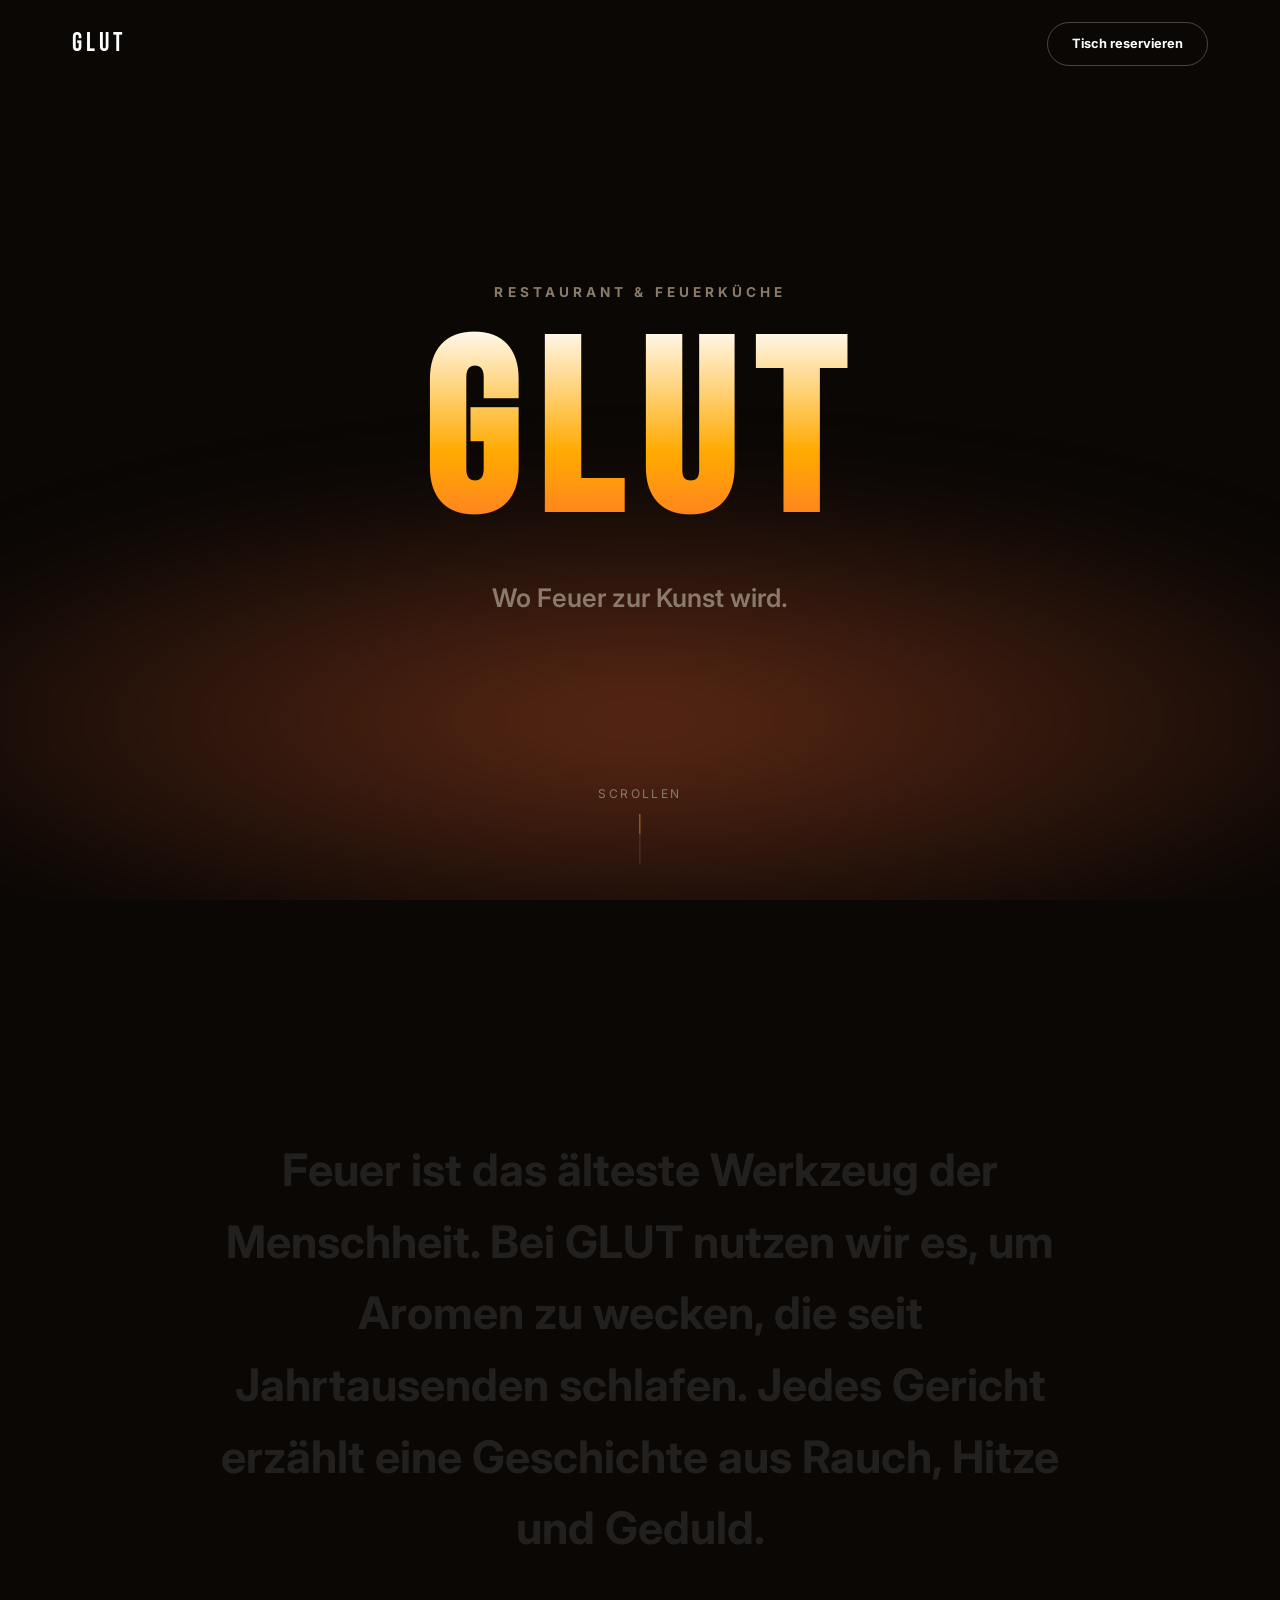
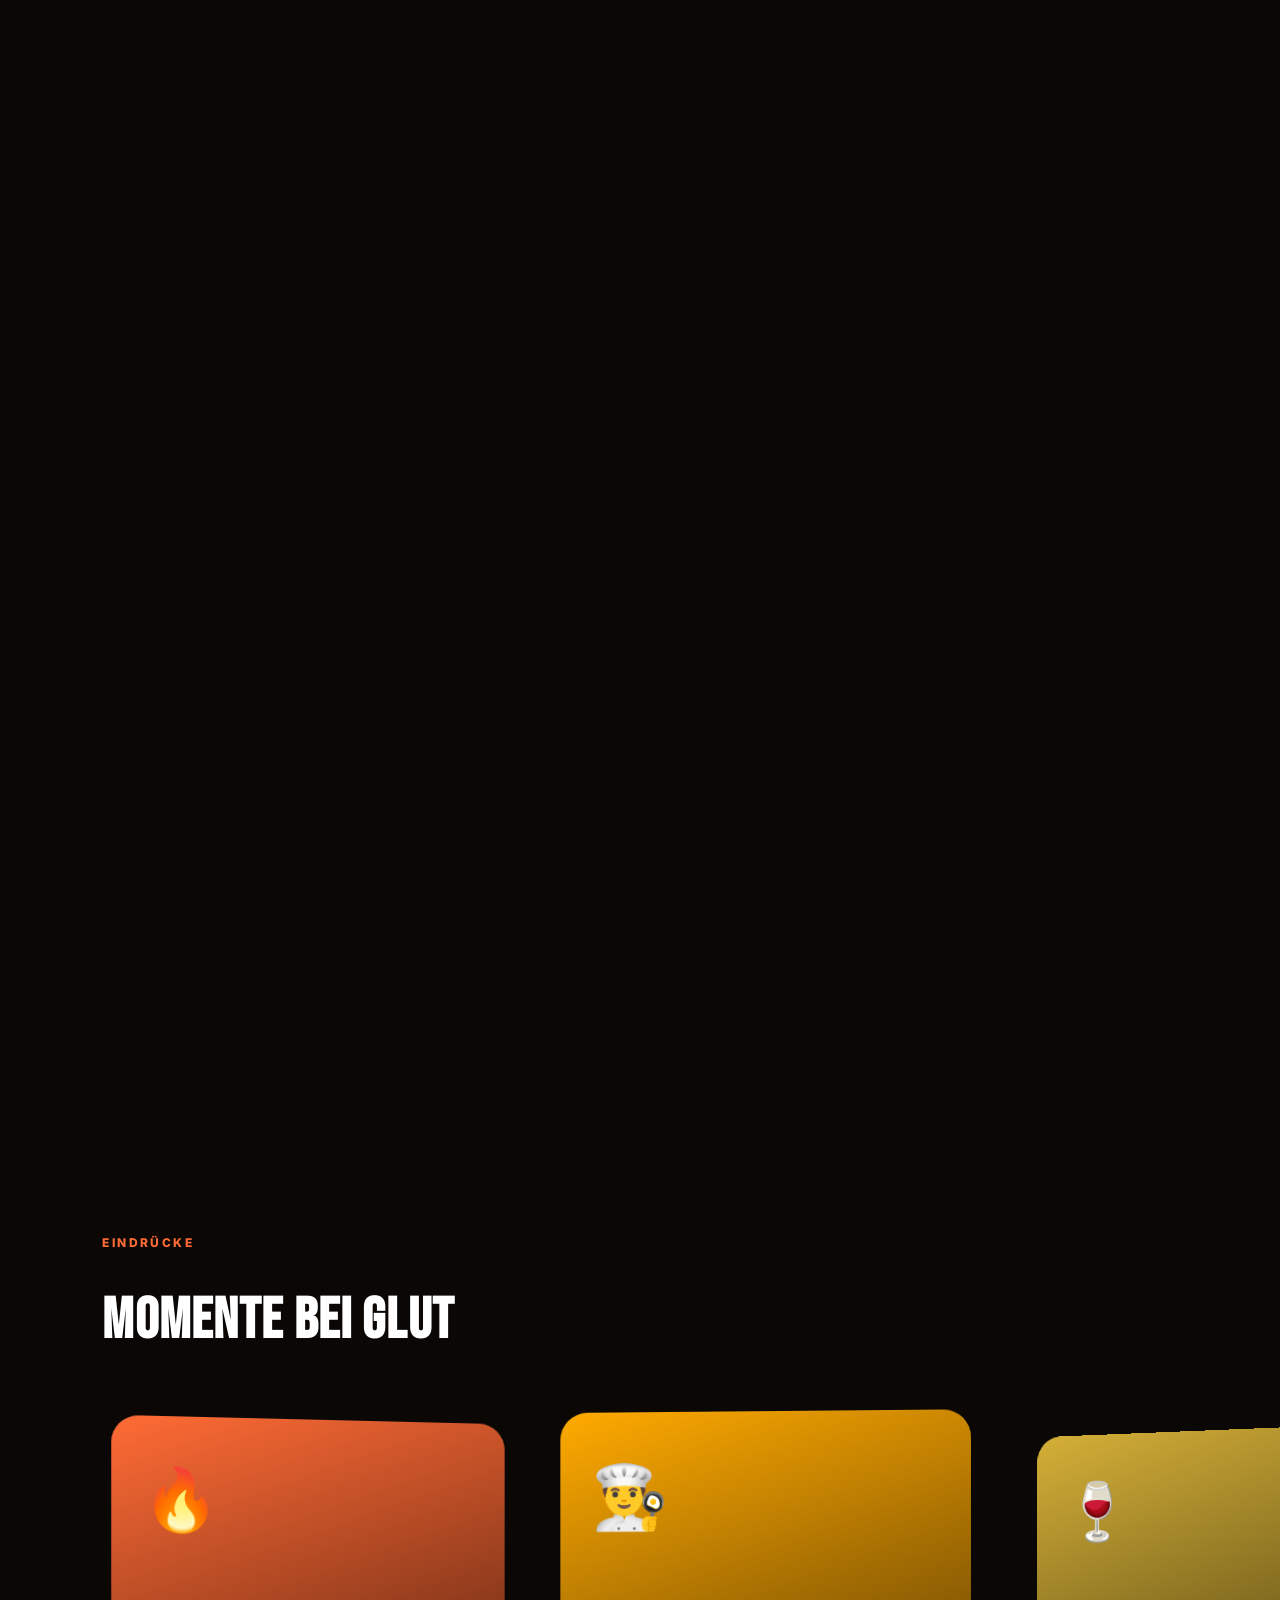
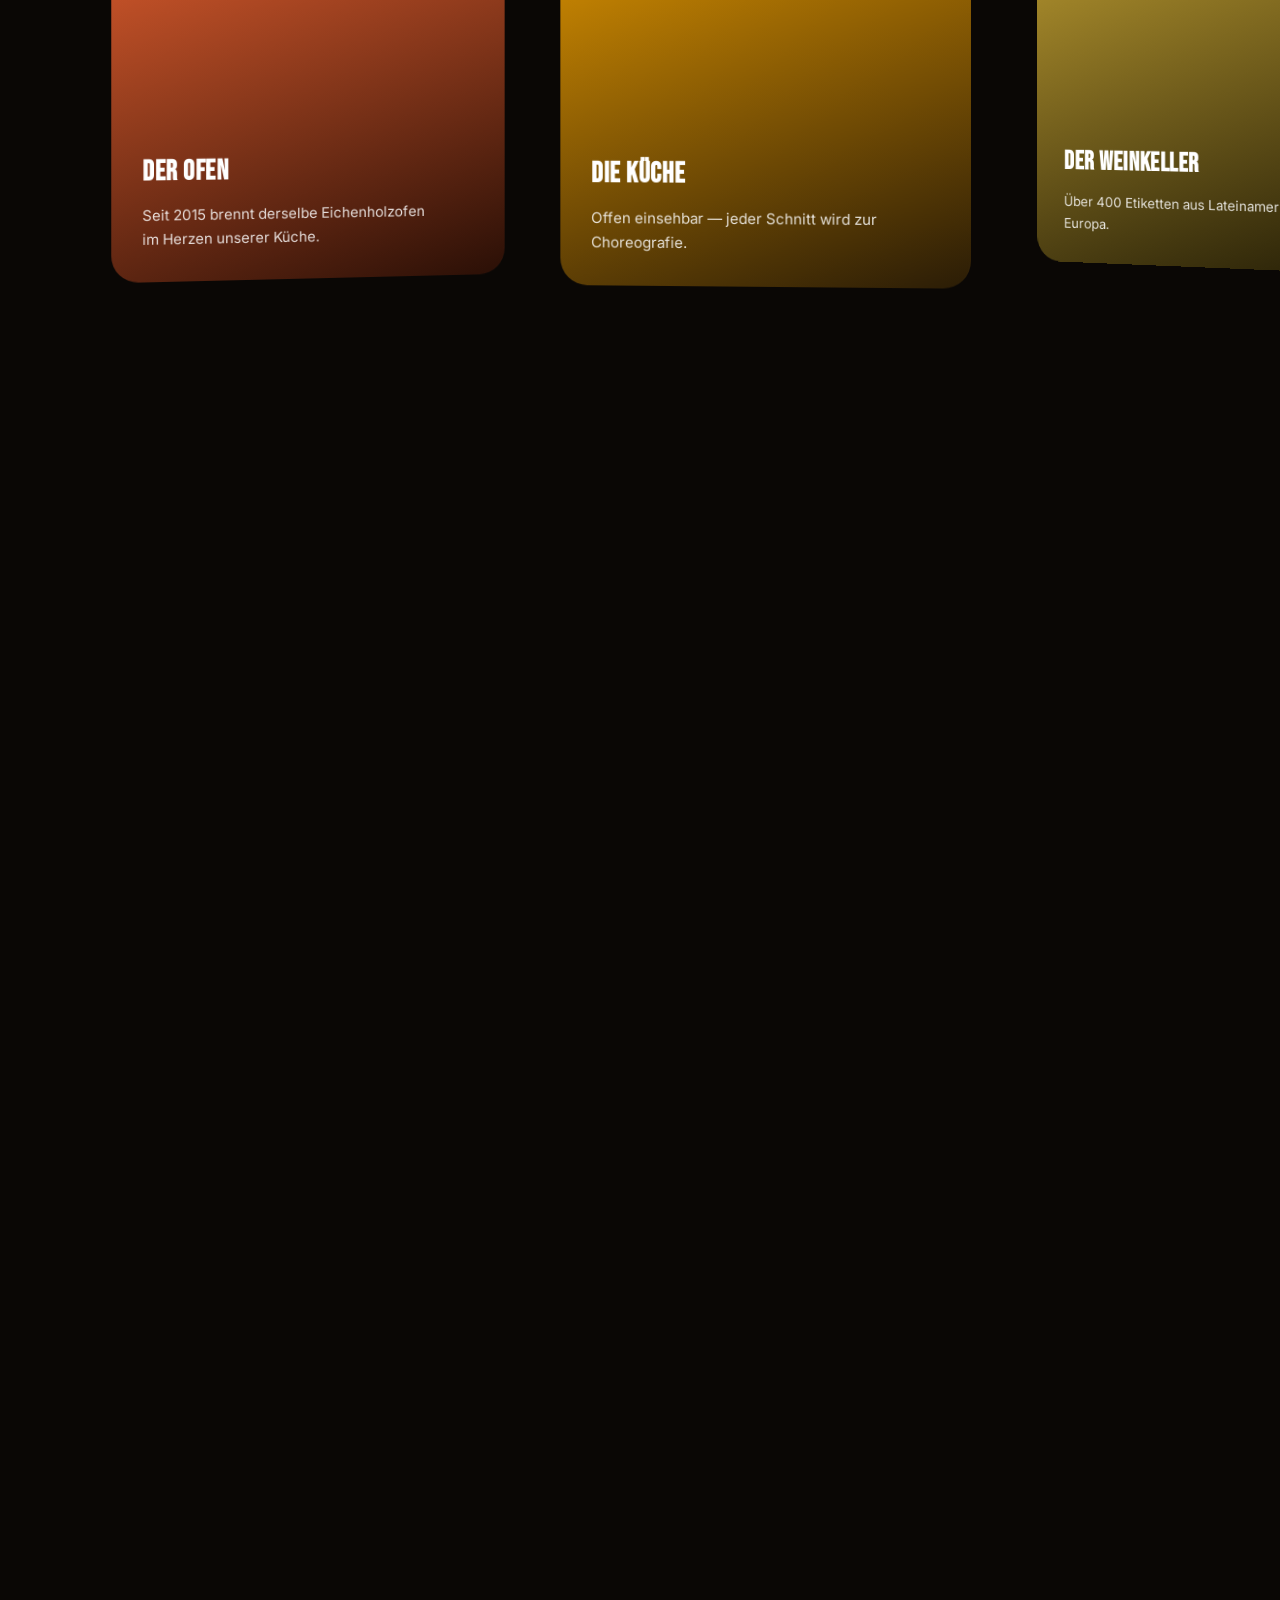
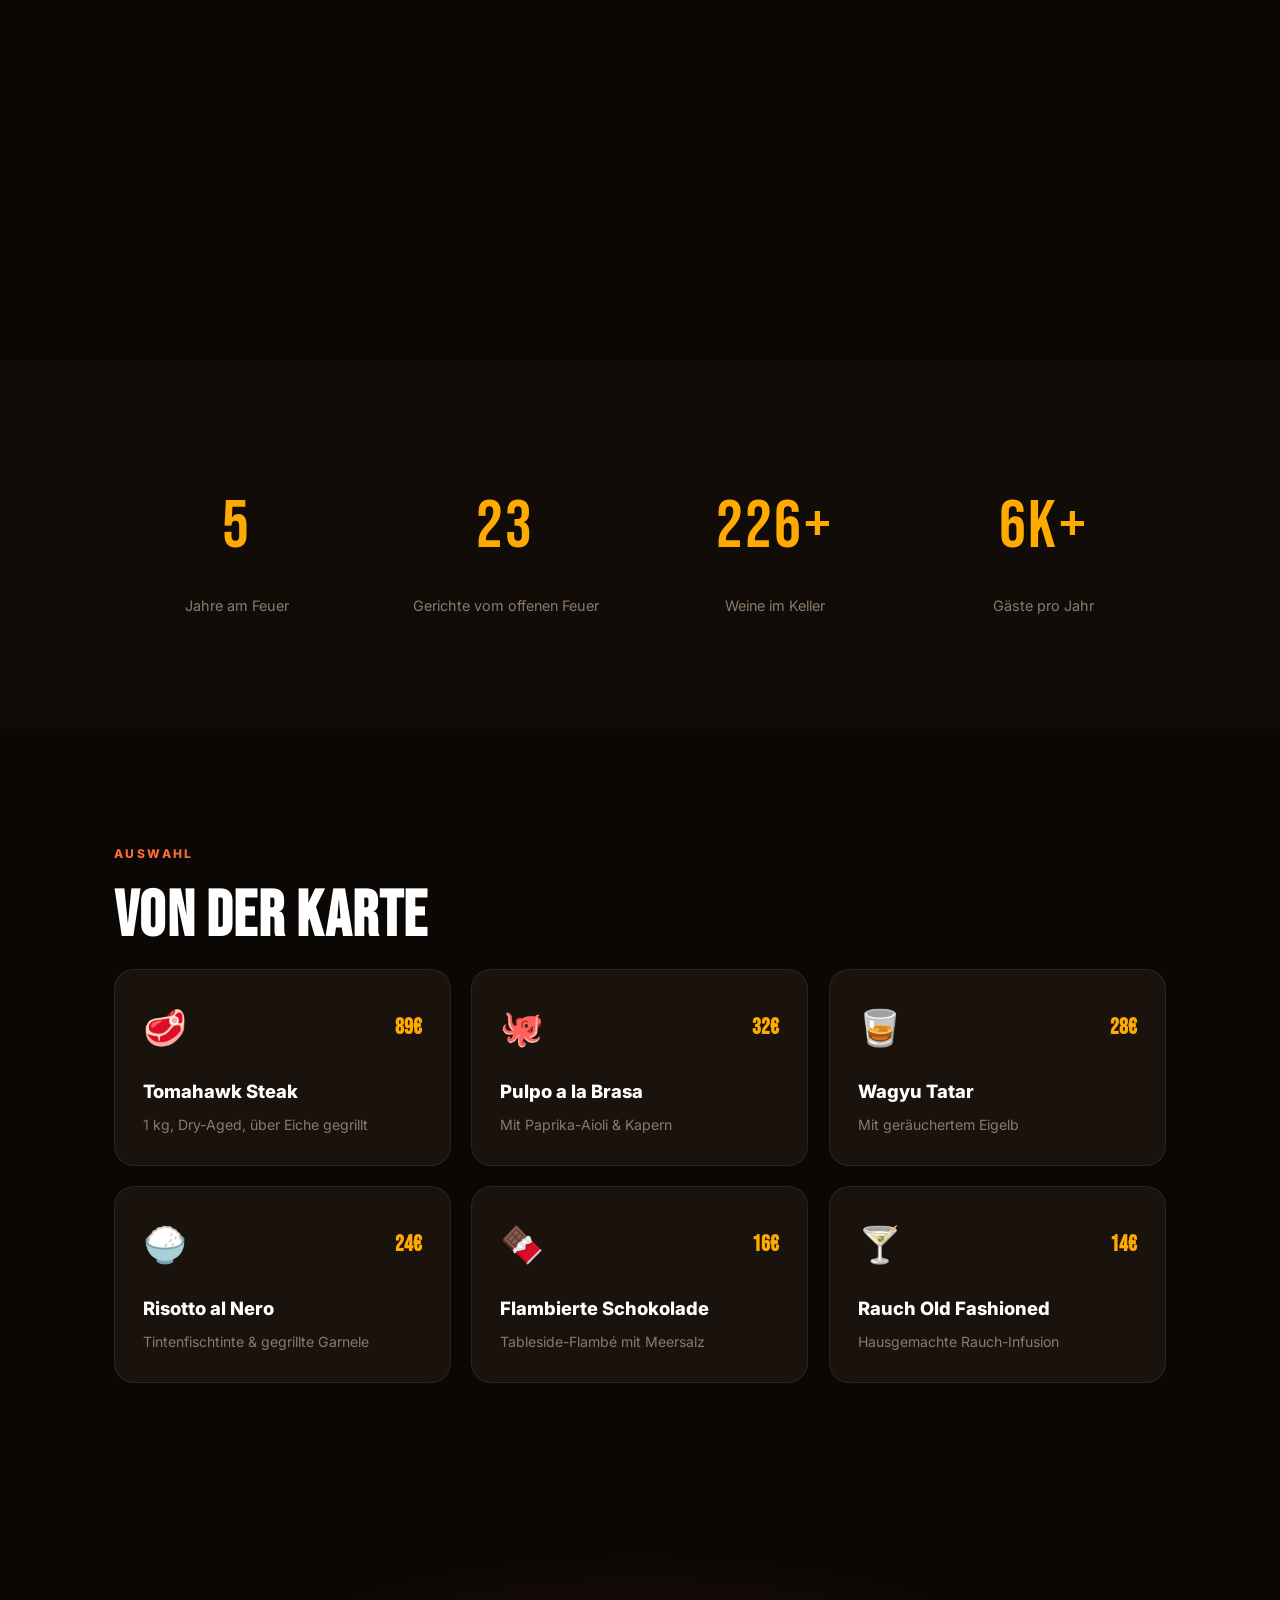
<file: restaurant/index.html>
<!DOCTYPE html>
<html lang="de">
<head>
  <meta charset="UTF-8" />
  <meta name="viewport" content="width=device-width, initial-scale=1.0, viewport-fit=cover" />
  <title>GLUT — Wo Feuer zur Kunst wird</title>
  <link rel="preconnect" href="https://fonts.googleapis.com">
  <link rel="preconnect" href="https://fonts.gstatic.com" crossorigin>
  <link href="https://fonts.googleapis.com/css2?family=Bebas+Neue&family=Inter:wght@400;600;700;800;900&display=swap" rel="stylesheet">
  <link rel="stylesheet" href="style.css" />
</head>
<body>

  <!-- Scroll progress -->
  <div class="scroll-progress" id="scrollProgress"></div>

  <!-- Nav -->
  <nav class="nav" id="nav">
    <div class="nav-inner">
      <span class="nav-logo">GLUT</span>
      <a class="nav-cta" href="#reservieren">Tisch reservieren</a>
    </div>
  </nav>

  <!-- HERO -->
  <section class="hero" id="hero">
    <div class="embers" id="embers"></div>
    <div class="hero-glow"></div>
    <div class="hero-content" id="heroContent">
      <p class="hero-eyebrow">Restaurant &amp; Feuerküche</p>
      <h1 class="hero-title">GLUT</h1>
      <p class="hero-tagline">Wo Feuer zur Kunst wird.</p>
    </div>
    <div class="scroll-cue">
      <span>Scrollen</span>
      <div class="scroll-cue-line"><div class="scroll-cue-fill"></div></div>
    </div>
  </section>

  <!-- MANIFEST -->
  <section class="pin manifest-pin" id="manifest">
    <div class="pin-inner">
      <p class="manifest-text" id="manifestText"></p>
    </div>
  </section>

  <!-- DISH 1 -->
  <section class="pin dish-pin" id="dish1">
    <div class="pin-inner dish-inner">
      <div class="dish-plate-wrap">
        <div class="dish-plate">🥩</div>
        <div class="dish-ing ing-a">🔥</div>
        <div class="dish-ing ing-b">🌿</div>
        <div class="dish-ing ing-c">🧈</div>
        <div class="dish-ing ing-d">🧂</div>
      </div>
      <div class="dish-info">
        <span class="dish-num">01 — Hauptgang</span>
        <h2>Tomahawk vom Feuer</h2>
        <p>45 Tage trocken gereiftes Rind, über offener Eichenglut gegrillt und vollendet mit brauner Butter, frischem Rosmarin und grobem Meersalz.</p>
      </div>
    </div>
  </section>

  <!-- DISH 2 -->
  <section class="pin dish-pin" id="dish2">
    <div class="pin-inner dish-inner">
      <div class="dish-info">
        <span class="dish-num">02 — Vorspeise</span>
        <h2>Pulpo a la Brasa</h2>
        <p>Spanischer Oktopus, stundenlang sanft gegart und scharf angegrillt, serviert mit Paprika-Aioli, geröstetem Knoblauch und Kapern.</p>
      </div>
      <div class="dish-plate-wrap">
        <div class="dish-plate">🐙</div>
        <div class="dish-ing ing-a">🍋</div>
        <div class="dish-ing ing-b">🌶️</div>
        <div class="dish-ing ing-c">🫒</div>
        <div class="dish-ing ing-d">🧄</div>
      </div>
    </div>
  </section>

  <!-- DISH 3 -->
  <section class="pin dish-pin" id="dish3">
    <div class="pin-inner dish-inner">
      <div class="dish-plate-wrap">
        <div class="dish-plate">🍫</div>
        <div class="dish-ing ing-a">🔥</div>
        <div class="dish-ing ing-b">🍓</div>
        <div class="dish-ing ing-c">✨</div>
        <div class="dish-ing ing-d">🌰</div>
      </div>
      <div class="dish-info">
        <span class="dish-num">03 — Dessert</span>
        <h2>Schokolade &amp; Feuer</h2>
        <p>72% Single-Origin-Schokolade, direkt am Tisch flambiert, mit Meersalz, Walderdbeeren und Haselnusskrokant vollendet.</p>
      </div>
    </div>
  </section>

  <!-- GALLERY -->
  <section class="pin gallery-pin" id="gallery">
    <div class="pin-inner gallery-inner">
      <div class="gallery-head">
        <span class="tag">Eindrücke</span>
        <h2>Momente bei GLUT</h2>
      </div>
      <div class="gallery-track" id="galleryTrack">
        <article class="gallery-card" style="--c1:#ff6b35; --c2:#2a0f06;">
          <div class="gc-emoji">🔥</div>
          <h3>Der Ofen</h3>
          <p>Seit 2015 brennt derselbe Eichenholzofen im Herzen unserer Küche.</p>
        </article>
        <article class="gallery-card" style="--c1:#ffaa00; --c2:#2a1c06;">
          <div class="gc-emoji">👨‍🍳</div>
          <h3>Die Küche</h3>
          <p>Offen einsehbar — jeder Schnitt wird zur Choreografie.</p>
        </article>
        <article class="gallery-card" style="--c1:#d4af37; --c2:#221c06;">
          <div class="gc-emoji">🍷</div>
          <h3>Der Weinkeller</h3>
          <p>Über 400 Etiketten aus Lateinamerika und Europa.</p>
        </article>
        <article class="gallery-card" style="--c1:#ff3d00; --c2:#2a0a06;">
          <div class="gc-emoji">⭐</div>
          <h3>Chef's Table</h3>
          <p>Acht Plätze direkt am Feuer — das intensivste Erlebnis im Haus.</p>
        </article>
        <article class="gallery-card" style="--c1:#ff8c42; --c2:#2a1606;">
          <div class="gc-emoji">🌆</div>
          <h3>Die Terrasse</h3>
          <p>Dinieren unter freiem Himmel mit Blick über die Dächer.</p>
        </article>
        <article class="gallery-card" style="--c1:#ffd166; --c2:#2a2106;">
          <div class="gc-emoji">🍸</div>
          <h3>Die Bar</h3>
          <p>Cocktails mit hausgemachten Rauch-Infusionen.</p>
        </article>
      </div>
    </div>
  </section>

  <!-- STATS -->
  <section class="section stats-section">
    <div class="container">
      <div class="stats-grid">
        <div class="stat-block">
          <div class="stat-num"><span class="counter" data-count="9">0</span></div>
          <div class="stat-label">Jahre am Feuer</div>
        </div>
        <div class="stat-block">
          <div class="stat-num"><span class="counter" data-count="42">0</span></div>
          <div class="stat-label">Gerichte vom offenen Feuer</div>
        </div>
        <div class="stat-block">
          <div class="stat-num"><span class="counter" data-count="400">0</span>+</div>
          <div class="stat-label">Weine im Keller</div>
        </div>
        <div class="stat-block">
          <div class="stat-num"><span class="counter" data-count="12">0</span>k+</div>
          <div class="stat-label">Gäste pro Jahr</div>
        </div>
      </div>
    </div>
  </section>

  <!-- MENU -->
  <section class="section menu-section" id="menu">
    <div class="container">
      <span class="tag">Auswahl</span>
      <h2 class="section-title">Von der Karte</h2>
      <div class="menu-grid">
        <div class="menu-card"><div class="mc-top"><span>🥩</span><strong>89€</strong></div><h3>Tomahawk Steak</h3><p>1 kg, Dry-Aged, über Eiche gegrillt</p></div>
        <div class="menu-card"><div class="mc-top"><span>🐙</span><strong>32€</strong></div><h3>Pulpo a la Brasa</h3><p>Mit Paprika-Aioli &amp; Kapern</p></div>
        <div class="menu-card"><div class="mc-top"><span>🥃</span><strong>28€</strong></div><h3>Wagyu Tatar</h3><p>Mit geräuchertem Eigelb</p></div>
        <div class="menu-card"><div class="mc-top"><span>🍚</span><strong>24€</strong></div><h3>Risotto al Nero</h3><p>Tintenfischtinte &amp; gegrillte Garnele</p></div>
        <div class="menu-card"><div class="mc-top"><span>🍫</span><strong>16€</strong></div><h3>Flambierte Schokolade</h3><p>Tableside-Flambé mit Meersalz</p></div>
        <div class="menu-card"><div class="mc-top"><span>🍸</span><strong>14€</strong></div><h3>Rauch Old Fashioned</h3><p>Hausgemachte Rauch-Infusion</p></div>
      </div>
    </div>
  </section>

  <!-- RESERVATION -->
  <section class="section reservation-section" id="reservieren">
    <div class="container reservation-inner">
      <span class="tag">Reservierung</span>
      <h2 class="section-title">Sichern Sie sich<br>Ihren Platz am Feuer</h2>
      <p class="section-desc">Tisch für 2 oder Chef's Table für 8 — wir freuen uns auf Sie.</p>
      <a class="btn btn-glow" href="mailto:reservierung@glut-restaurant.de">Jetzt reservieren</a>
    </div>
  </section>

  <!-- FOOTER -->
  <footer class="footer">
    <div class="container footer-grid">
      <div>
        <p class="footer-logo">GLUT</p>
        <p>Musterstraße 12<br>10115 Berlin</p>
      </div>
      <div>
        <p class="footer-heading">Öffnungszeiten</p>
        <p>Di – So: 18:00 – 24:00 Uhr<br>Montag Ruhetag</p>
      </div>
      <div>
        <p class="footer-heading">Kontakt</p>
        <p>+49 30 1234 5678<br>info@glut-restaurant.de</p>
      </div>
    </div>
    <div class="container footer-bottom">
      <p>© 2026 GLUT — Alle Inhalte sind Platzhalter für diese Demo.</p>
    </div>
  </footer>

  <script src="script.js"></script>
</body>
</html>
</file>
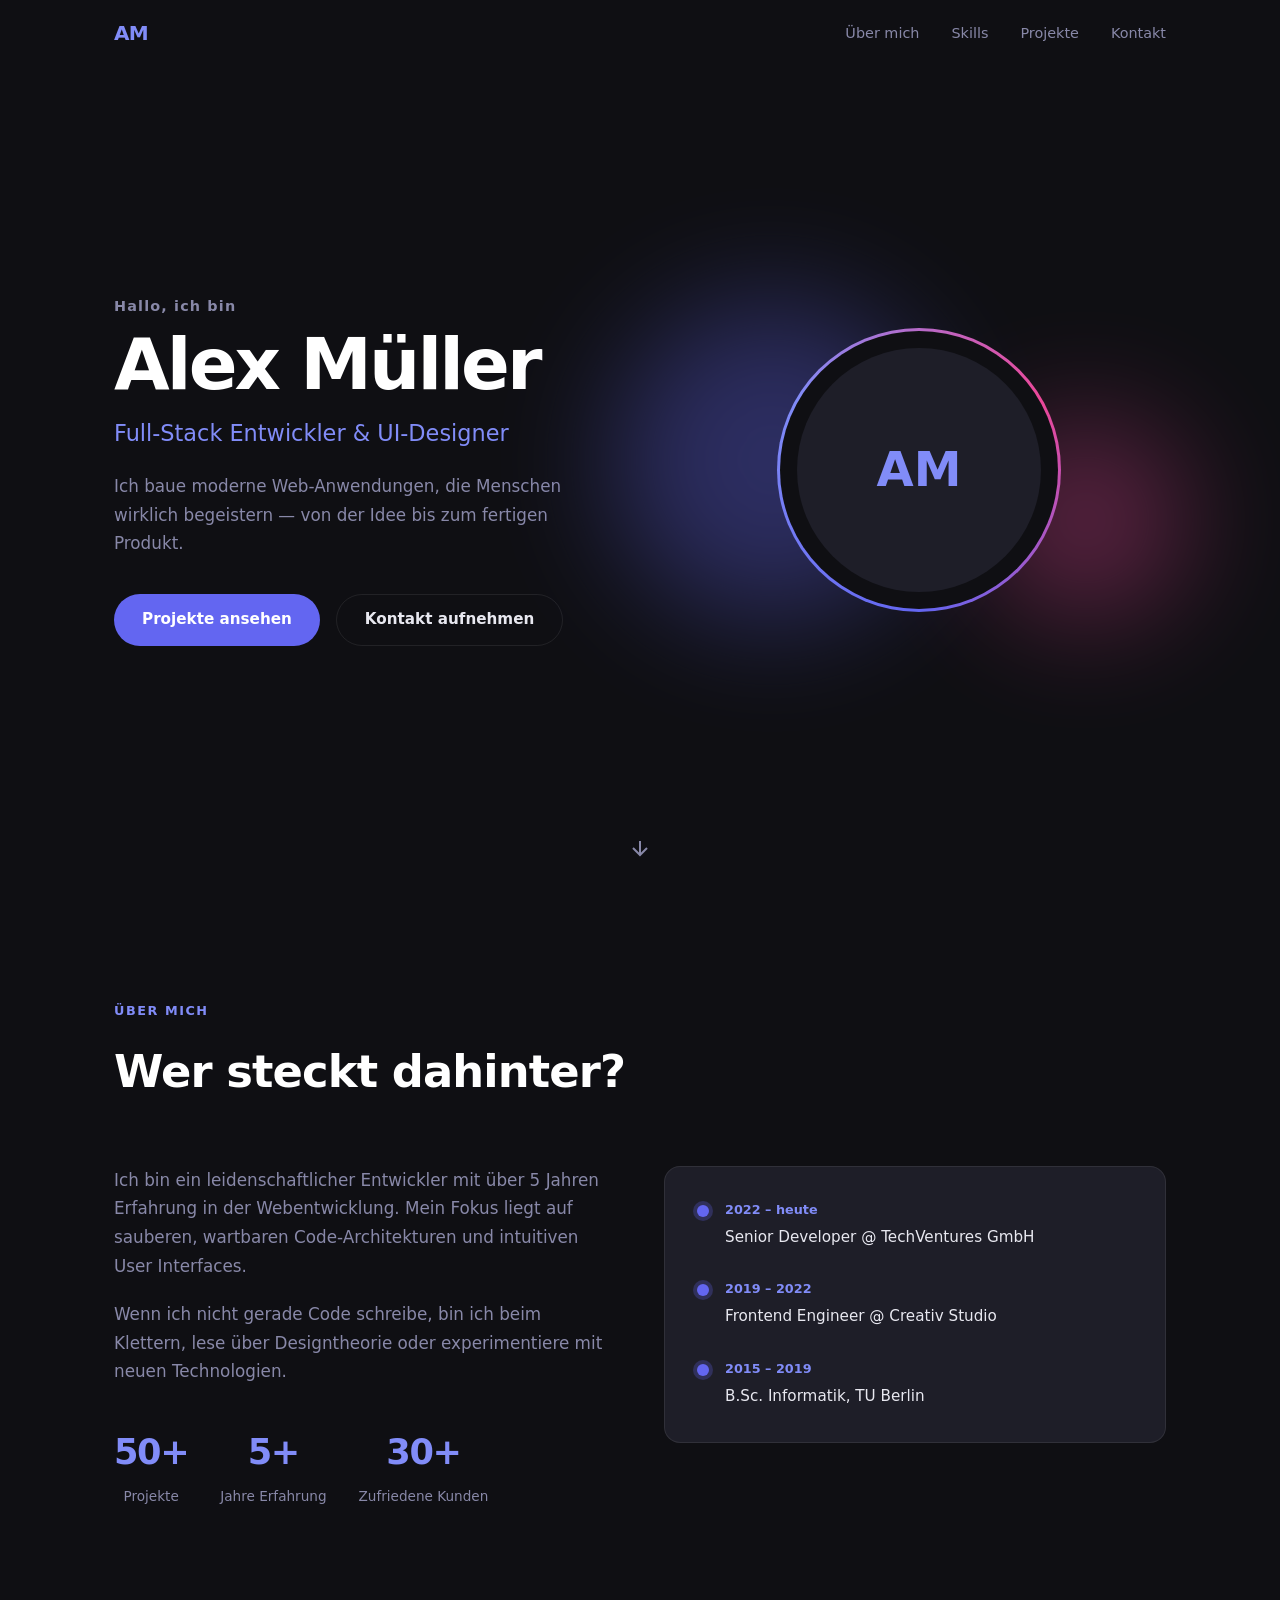
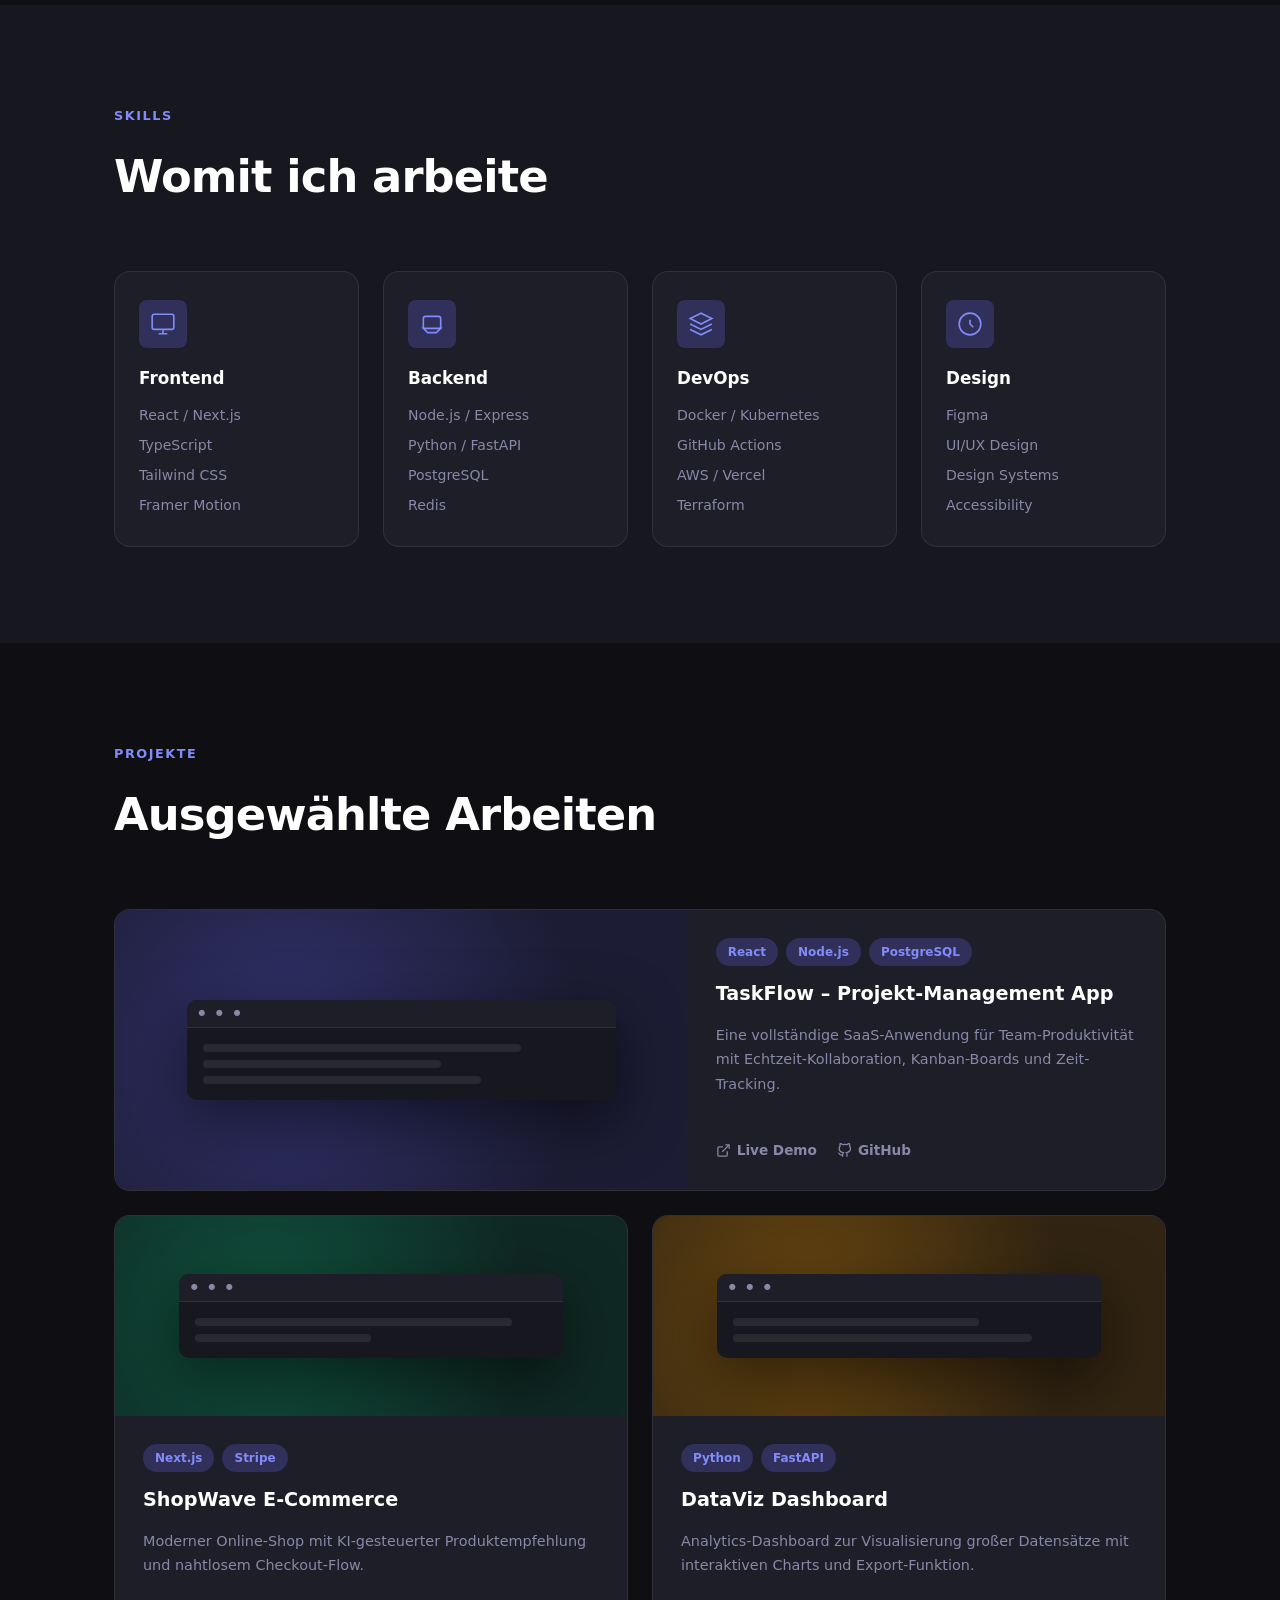
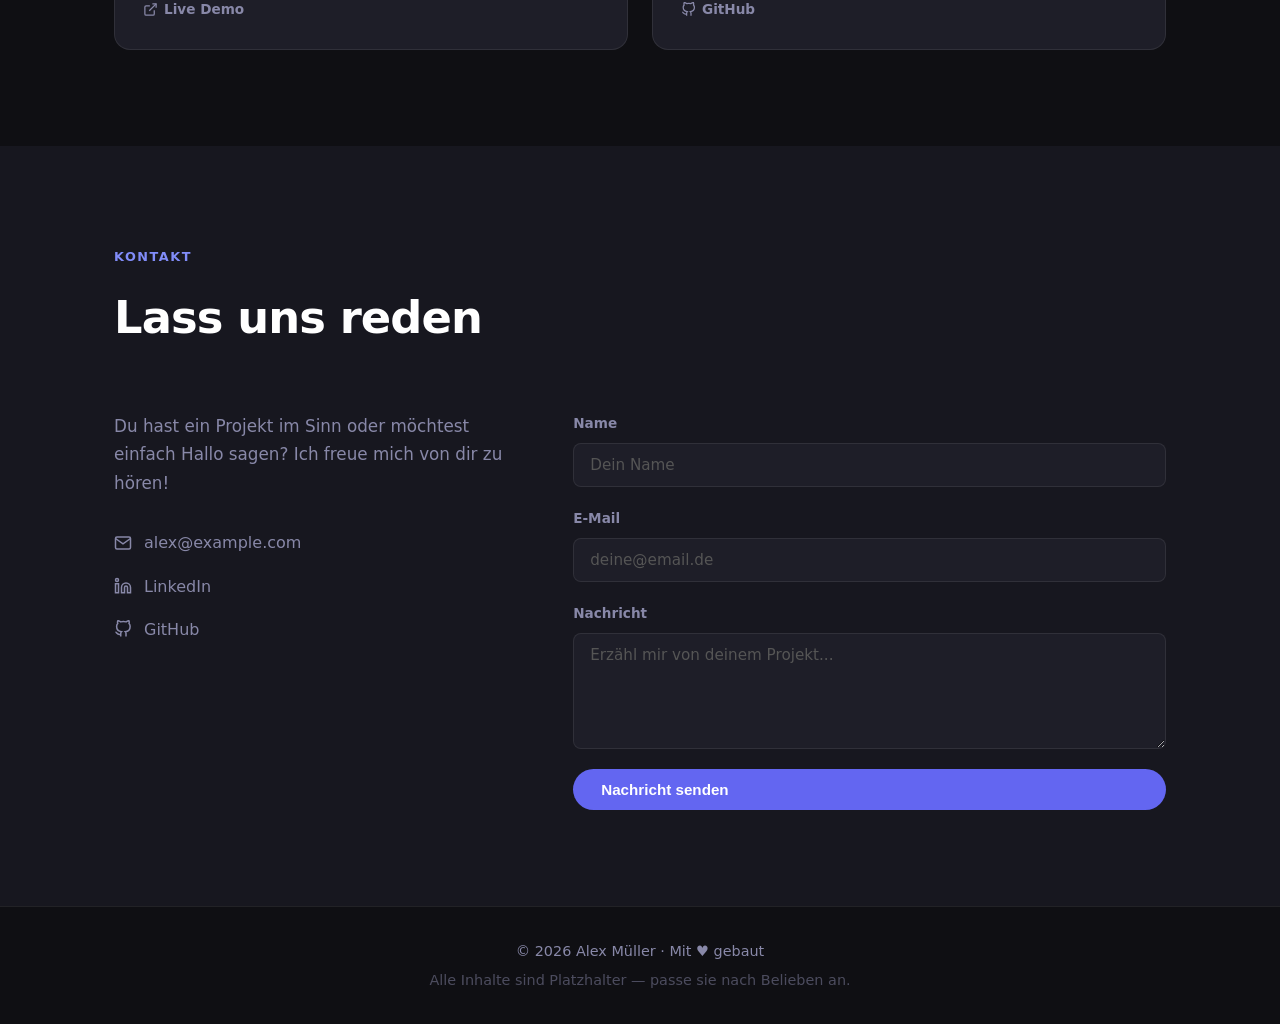
<file: website/index.html>
<!DOCTYPE html>
<html lang="de">
<head>
  <meta charset="UTF-8" />
  <meta name="viewport" content="width=device-width, initial-scale=1.0" />
  <title>Alex Müller – Portfolio</title>
  <link rel="stylesheet" href="style.css" />
</head>
<body>

  <!-- Navigation -->
  <nav class="nav" id="nav">
    <div class="nav-inner">
      <a class="nav-logo" href="#hero">AM</a>
      <ul class="nav-links">
        <li><a href="#about">Über mich</a></li>
        <li><a href="#skills">Skills</a></li>
        <li><a href="#projects">Projekte</a></li>
        <li><a href="#contact">Kontakt</a></li>
      </ul>
      <button class="nav-toggle" id="navToggle" aria-label="Menü öffnen">
        <span></span><span></span><span></span>
      </button>
    </div>
  </nav>

  <!-- Hero -->
  <section class="hero" id="hero">
    <div class="hero-content">
      <p class="hero-eyebrow">Hallo, ich bin</p>
      <h1 class="hero-name">Alex Müller</h1>
      <h2 class="hero-role">Full-Stack Entwickler &amp; UI-Designer</h2>
      <p class="hero-desc">Ich baue moderne Web-Anwendungen, die Menschen wirklich begeistern — von der Idee bis zum fertigen Produkt.</p>
      <div class="hero-actions">
        <a class="btn btn-primary" href="#projects">Projekte ansehen</a>
        <a class="btn btn-ghost" href="#contact">Kontakt aufnehmen</a>
      </div>
    </div>
    <div class="hero-visual" aria-hidden="true">
      <div class="avatar">
        <div class="avatar-ring"></div>
        <div class="avatar-img">AM</div>
      </div>
      <div class="blob blob-1"></div>
      <div class="blob blob-2"></div>
    </div>
    <a class="scroll-hint" href="#about" aria-label="Nach unten scrollen">
      <svg width="24" height="24" viewBox="0 0 24 24" fill="none" stroke="currentColor" stroke-width="2"><path d="M12 5v14M5 12l7 7 7-7"/></svg>
    </a>
  </section>

  <!-- About -->
  <section class="section" id="about">
    <div class="container">
      <span class="section-tag">Über mich</span>
      <h2 class="section-title">Wer steckt dahinter?</h2>
      <div class="about-grid">
        <div class="about-text">
          <p>Ich bin ein leidenschaftlicher Entwickler mit über 5 Jahren Erfahrung in der Webentwicklung. Mein Fokus liegt auf sauberen, wartbaren Code-Architekturen und intuitiven User Interfaces.</p>
          <p>Wenn ich nicht gerade Code schreibe, bin ich beim Klettern, lese über Designtheorie oder experimentiere mit neuen Technologien.</p>
          <div class="about-stats">
            <div class="stat"><span class="stat-num">50+</span><span class="stat-label">Projekte</span></div>
            <div class="stat"><span class="stat-num">5+</span><span class="stat-label">Jahre Erfahrung</span></div>
            <div class="stat"><span class="stat-num">30+</span><span class="stat-label">Zufriedene Kunden</span></div>
          </div>
        </div>
        <div class="about-card">
          <div class="timeline">
            <div class="tl-item">
              <div class="tl-dot"></div>
              <div class="tl-body">
                <p class="tl-year">2022 – heute</p>
                <p class="tl-role">Senior Developer @ TechVentures GmbH</p>
              </div>
            </div>
            <div class="tl-item">
              <div class="tl-dot"></div>
              <div class="tl-body">
                <p class="tl-year">2019 – 2022</p>
                <p class="tl-role">Frontend Engineer @ Creativ Studio</p>
              </div>
            </div>
            <div class="tl-item">
              <div class="tl-dot"></div>
              <div class="tl-body">
                <p class="tl-year">2015 – 2019</p>
                <p class="tl-role">B.Sc. Informatik, TU Berlin</p>
              </div>
            </div>
          </div>
        </div>
      </div>
    </div>
  </section>

  <!-- Skills -->
  <section class="section section-dark" id="skills">
    <div class="container">
      <span class="section-tag">Skills</span>
      <h2 class="section-title">Womit ich arbeite</h2>
      <div class="skills-grid">
        <div class="skill-card">
          <div class="skill-icon">
            <svg viewBox="0 0 24 24" fill="none" stroke="currentColor" stroke-width="1.5"><rect x="2" y="3" width="20" height="14" rx="2"/><path d="M8 21h8M12 17v4"/></svg>
          </div>
          <h3>Frontend</h3>
          <ul><li>React / Next.js</li><li>TypeScript</li><li>Tailwind CSS</li><li>Framer Motion</li></ul>
        </div>
        <div class="skill-card">
          <div class="skill-icon">
            <svg viewBox="0 0 24 24" fill="none" stroke="currentColor" stroke-width="1.5"><path d="M20 16V7a2 2 0 0 0-2-2H6a2 2 0 0 0-2 2v9m16 0-4 4H8l-4-4h16Z"/></svg>
          </div>
          <h3>Backend</h3>
          <ul><li>Node.js / Express</li><li>Python / FastAPI</li><li>PostgreSQL</li><li>Redis</li></ul>
        </div>
        <div class="skill-card">
          <div class="skill-icon">
            <svg viewBox="0 0 24 24" fill="none" stroke="currentColor" stroke-width="1.5"><path d="M12 2L2 7l10 5 10-5-10-5zM2 17l10 5 10-5M2 12l10 5 10-5"/></svg>
          </div>
          <h3>DevOps</h3>
          <ul><li>Docker / Kubernetes</li><li>GitHub Actions</li><li>AWS / Vercel</li><li>Terraform</li></ul>
        </div>
        <div class="skill-card">
          <div class="skill-icon">
            <svg viewBox="0 0 24 24" fill="none" stroke="currentColor" stroke-width="1.5"><circle cx="12" cy="12" r="10"/><path d="M12 8v4l3 3"/></svg>
          </div>
          <h3>Design</h3>
          <ul><li>Figma</li><li>UI/UX Design</li><li>Design Systems</li><li>Accessibility</li></ul>
        </div>
      </div>
    </div>
  </section>

  <!-- Projects -->
  <section class="section" id="projects">
    <div class="container">
      <span class="section-tag">Projekte</span>
      <h2 class="section-title">Ausgewählte Arbeiten</h2>
      <div class="projects-grid">
        <article class="project-card project-featured">
          <div class="project-image" style="--color: #6366f1">
            <div class="project-mockup">
              <div class="mockup-bar"></div>
              <div class="mockup-content">
                <div class="mockup-line w80"></div>
                <div class="mockup-line w60"></div>
                <div class="mockup-line w70"></div>
              </div>
            </div>
          </div>
          <div class="project-info">
            <div class="project-tags"><span>React</span><span>Node.js</span><span>PostgreSQL</span></div>
            <h3>TaskFlow – Projekt-Management App</h3>
            <p>Eine vollständige SaaS-Anwendung für Team-Produktivität mit Echtzeit-Kollaboration, Kanban-Boards und Zeit-Tracking.</p>
            <div class="project-links">
              <a href="#" class="link-icon">
                <svg viewBox="0 0 24 24" fill="none" stroke="currentColor" stroke-width="2"><path d="M18 13v6a2 2 0 0 1-2 2H5a2 2 0 0 1-2-2V8a2 2 0 0 1 2-2h6"/><polyline points="15 3 21 3 21 9"/><line x1="10" y1="14" x2="21" y2="3"/></svg>
                Live Demo
              </a>
              <a href="#" class="link-icon">
                <svg viewBox="0 0 24 24" fill="none" stroke="currentColor" stroke-width="2"><path d="M9 19c-5 1.5-5-2.5-7-3m14 6v-3.87a3.37 3.37 0 0 0-.94-2.61c3.14-.35 6.44-1.54 6.44-7A5.44 5.44 0 0 0 20 4.77 5.07 5.07 0 0 0 19.91 1S18.73.65 16 2.48a13.38 13.38 0 0 0-7 0C6.27.65 5.09 1 5.09 1A5.07 5.07 0 0 0 5 4.77a5.44 5.44 0 0 0-1.5 3.78c0 5.42 3.3 6.61 6.44 7A3.37 3.37 0 0 0 9 18.13V22"/></svg>
                GitHub
              </a>
            </div>
          </div>
        </article>

        <article class="project-card">
          <div class="project-image" style="--color: #10b981">
            <div class="project-mockup">
              <div class="mockup-bar"></div>
              <div class="mockup-content">
                <div class="mockup-line w90"></div>
                <div class="mockup-line w50"></div>
              </div>
            </div>
          </div>
          <div class="project-info">
            <div class="project-tags"><span>Next.js</span><span>Stripe</span></div>
            <h3>ShopWave E-Commerce</h3>
            <p>Moderner Online-Shop mit KI-gesteuerter Produktempfehlung und nahtlosem Checkout-Flow.</p>
            <div class="project-links">
              <a href="#" class="link-icon">
                <svg viewBox="0 0 24 24" fill="none" stroke="currentColor" stroke-width="2"><path d="M18 13v6a2 2 0 0 1-2 2H5a2 2 0 0 1-2-2V8a2 2 0 0 1 2-2h6"/><polyline points="15 3 21 3 21 9"/><line x1="10" y1="14" x2="21" y2="3"/></svg>
                Live Demo
              </a>
            </div>
          </div>
        </article>

        <article class="project-card">
          <div class="project-image" style="--color: #f59e0b">
            <div class="project-mockup">
              <div class="mockup-bar"></div>
              <div class="mockup-content">
                <div class="mockup-line w70"></div>
                <div class="mockup-line w85"></div>
              </div>
            </div>
          </div>
          <div class="project-info">
            <div class="project-tags"><span>Python</span><span>FastAPI</span></div>
            <h3>DataViz Dashboard</h3>
            <p>Analytics-Dashboard zur Visualisierung großer Datensätze mit interaktiven Charts und Export-Funktion.</p>
            <div class="project-links">
              <a href="#" class="link-icon">
                <svg viewBox="0 0 24 24" fill="none" stroke="currentColor" stroke-width="2"><path d="M9 19c-5 1.5-5-2.5-7-3m14 6v-3.87a3.37 3.37 0 0 0-.94-2.61c3.14-.35 6.44-1.54 6.44-7A5.44 5.44 0 0 0 20 4.77 5.07 5.07 0 0 0 19.91 1S18.73.65 16 2.48a13.38 13.38 0 0 0-7 0C6.27.65 5.09 1 5.09 1A5.07 5.07 0 0 0 5 4.77a5.44 5.44 0 0 0-1.5 3.78c0 5.42 3.3 6.61 6.44 7A3.37 3.37 0 0 0 9 18.13V22"/></svg>
                GitHub
              </a>
            </div>
          </div>
        </article>
      </div>
    </div>
  </section>

  <!-- Contact -->
  <section class="section section-dark" id="contact">
    <div class="container">
      <span class="section-tag">Kontakt</span>
      <h2 class="section-title">Lass uns reden</h2>
      <div class="contact-grid">
        <div class="contact-info">
          <p>Du hast ein Projekt im Sinn oder möchtest einfach Hallo sagen? Ich freue mich von dir zu hören!</p>
          <div class="contact-links">
            <a class="contact-item" href="mailto:alex@example.com">
              <svg viewBox="0 0 24 24" fill="none" stroke="currentColor" stroke-width="2"><path d="M4 4h16c1.1 0 2 .9 2 2v12c0 1.1-.9 2-2 2H4c-1.1 0-2-.9-2-2V6c0-1.1.9-2 2-2z"/><polyline points="22,6 12,13 2,6"/></svg>
              alex@example.com
            </a>
            <a class="contact-item" href="https://linkedin.com" target="_blank" rel="noopener">
              <svg viewBox="0 0 24 24" fill="none" stroke="currentColor" stroke-width="2"><path d="M16 8a6 6 0 0 1 6 6v7h-4v-7a2 2 0 0 0-2-2 2 2 0 0 0-2 2v7h-4v-7a6 6 0 0 1 6-6z"/><rect x="2" y="9" width="4" height="12"/><circle cx="4" cy="4" r="2"/></svg>
              LinkedIn
            </a>
            <a class="contact-item" href="https://github.com" target="_blank" rel="noopener">
              <svg viewBox="0 0 24 24" fill="none" stroke="currentColor" stroke-width="2"><path d="M9 19c-5 1.5-5-2.5-7-3m14 6v-3.87a3.37 3.37 0 0 0-.94-2.61c3.14-.35 6.44-1.54 6.44-7A5.44 5.44 0 0 0 20 4.77 5.07 5.07 0 0 0 19.91 1S18.73.65 16 2.48a13.38 13.38 0 0 0-7 0C6.27.65 5.09 1 5.09 1A5.07 5.07 0 0 0 5 4.77a5.44 5.44 0 0 0-1.5 3.78c0 5.42 3.3 6.61 6.44 7A3.37 3.37 0 0 0 9 18.13V22"/></svg>
              GitHub
            </a>
          </div>
        </div>
        <form class="contact-form" id="contactForm">
          <div class="form-group">
            <label for="name">Name</label>
            <input type="text" id="name" name="name" placeholder="Dein Name" required />
          </div>
          <div class="form-group">
            <label for="email">E-Mail</label>
            <input type="email" id="email" name="email" placeholder="deine@email.de" required />
          </div>
          <div class="form-group">
            <label for="message">Nachricht</label>
            <textarea id="message" name="message" rows="5" placeholder="Erzähl mir von deinem Projekt..." required></textarea>
          </div>
          <button class="btn btn-primary" type="submit">Nachricht senden</button>
          <p class="form-success" id="formSuccess" hidden>Danke! Ich melde mich bald bei dir.</p>
        </form>
      </div>
    </div>
  </section>

  <!-- Footer -->
  <footer class="footer">
    <div class="container">
      <p>© 2026 Alex Müller · Mit ♥ gebaut</p>
      <p class="footer-sub">Alle Inhalte sind Platzhalter — passe sie nach Belieben an.</p>
    </div>
  </footer>

  <script src="script.js"></script>
</body>
</html>
</file>
<file: style.css>
/* === RESET & PROPERTIES === */
*, *::before, *::after { box-sizing: border-box; margin: 0; padding: 0; }

:root {
  --bg:       #080810;
  --bg2:      #10101a;
  --bg3:      #18182a;
  --card:     #1c1c2e;
  --card-h:   #23233a;
  --border:   rgba(255,255,255,.07);
  --text:     #e4e4f0;
  --muted:    #6868a0;
  --amber:    #f59e0b;
  --amber2:   #fbbf24;
  --green:    #10b981;
  --blue:     #3b82f6;
  --red:      #ef4444;
  --purple:   #8b5cf6;
  --glow:     rgba(245,158,11,.18);
  --r:        14px;
  --r-sm:     8px;
  --font:     'Segoe UI', system-ui, -apple-system, sans-serif;
  --ease:     cubic-bezier(.4,0,.2,1);
}

html { scroll-behavior: smooth; }
body { font-family: var(--font); background: var(--bg); color: var(--text); line-height: 1.7; overflow-x: hidden; }
a { color: inherit; text-decoration: none; }
ul { list-style: none; }
strong { color: var(--amber2); }

/* === BUTTONS === */
.btn {
  display: inline-flex; align-items: center; gap: 8px;
  padding: 13px 30px; border-radius: 50px; font-size: .95rem; font-weight: 700;
  border: none; cursor: pointer;
  transition: transform .2s var(--ease), box-shadow .2s var(--ease), background .2s;
}
.btn:hover { transform: translateY(-2px); }
.btn-primary { background: var(--amber); color: #000; }
.btn-primary:hover { background: var(--amber2); box-shadow: 0 8px 32px var(--glow); }
.btn-ghost { background: transparent; color: var(--text); border: 1.5px solid var(--border); }
.btn-ghost:hover { border-color: var(--amber); color: var(--amber); }
.btn-sm { padding: 8px 18px; font-size: .85rem; }

/* === LAYOUT === */
.container { max-width: 1100px; margin: 0 auto; padding: 0 24px; }
.section { padding: 96px 0; }
.section-dark { background: var(--bg2); }

.tag {
  display: inline-block; font-size: .75rem; font-weight: 800; letter-spacing: .14em;
  text-transform: uppercase; color: var(--amber); margin-bottom: 14px;
  padding: 4px 14px; background: var(--glow); border-radius: 50px;
}

.section-title {
  font-size: clamp(1.8rem, 4vw, 2.8rem); font-weight: 900;
  letter-spacing: -.03em; color: #fff; margin-bottom: 16px;
}

.section-desc {
  color: var(--muted); font-size: 1.05rem; max-width: 680px;
  margin-bottom: 56px; line-height: 1.8;
}

/* === NAV === */
.nav {
  position: fixed; top: 0; left: 0; right: 0; z-index: 100;
  padding: 14px 0;
  transition: background .3s, box-shadow .3s;
}
.nav.scrolled {
  background: rgba(8,8,16,.9); backdrop-filter: blur(18px);
  box-shadow: 0 1px 0 var(--border);
}
.nav-inner { max-width: 1100px; margin: 0 auto; padding: 0 24px; display: flex; align-items: center; gap: 24px; }
.nav-logo { font-weight: 900; font-size: 1.1rem; color: var(--amber); letter-spacing: -.03em; flex-shrink: 0; }
.nav-links { display: flex; align-items: center; gap: 28px; margin-left: auto; }
.nav-links a { font-size: .88rem; font-weight: 600; color: var(--muted); transition: color .2s; }
.nav-links a:hover { color: #fff; }
.nav-toggle { display: none; flex-direction: column; gap: 5px; background: none; border: none; cursor: pointer; padding: 4px; margin-left: auto; }
.nav-toggle span { display: block; width: 22px; height: 2px; background: var(--text); border-radius: 2px; transition: transform .2s, opacity .2s; }

/* === HERO === */
.hero {
  min-height: 100svh; position: relative;
  display: flex; align-items: center; justify-content: center;
  padding: 100px 24px 80px;
  overflow: hidden;
}
.hero::before {
  content: ''; position: absolute; inset: 0;
  background: radial-gradient(ellipse 80% 60% at 50% 30%, rgba(245,158,11,.08), transparent 70%);
  pointer-events: none;
}

.hero-bg-number {
  position: absolute; top: 50%; left: 50%; transform: translate(-50%,-55%);
  font-size: clamp(12rem, 30vw, 22rem); font-weight: 900; letter-spacing: -.05em;
  color: rgba(255,255,255,.02); pointer-events: none; user-select: none; white-space: nowrap;
}

.hero-content { position: relative; z-index: 2; text-align: center; max-width: 780px; }

.hero-badge {
  display: inline-block; font-size: .78rem; font-weight: 800; letter-spacing: .1em;
  text-transform: uppercase; color: var(--amber); padding: 6px 16px;
  background: rgba(245,158,11,.12); border: 1px solid rgba(245,158,11,.25); border-radius: 50px;
  margin-bottom: 24px;
}

.hero-title {
  font-size: clamp(3rem, 8vw, 6rem); font-weight: 900; letter-spacing: -.05em;
  line-height: 1; color: #fff; margin-bottom: 8px;
}

.hero-sub {
  font-size: clamp(1.3rem, 4vw, 2.2rem); font-weight: 700; color: var(--muted);
  line-height: 1.25; margin-bottom: 24px;
}

.highlight { color: var(--amber); }

.hero-desc {
  color: var(--muted); font-size: 1.08rem; max-width: 580px;
  margin: 0 auto 36px; line-height: 1.8;
}

.hero-bigstat {
  display: inline-flex; flex-direction: column; align-items: center;
  background: var(--card); border: 1px solid rgba(245,158,11,.25); border-radius: var(--r);
  padding: 24px 40px; margin-bottom: 36px;
}

.bigstat-num {
  font-size: clamp(3rem, 8vw, 5rem); font-weight: 900; color: var(--amber);
  letter-spacing: -.05em; line-height: 1;
}
.bigstat-num span { font-size: 60%; color: var(--amber2); }
.bigstat-label { color: var(--muted); font-size: .95rem; text-align: center; margin-top: 6px; line-height: 1.5; }

.hero-ctas { display: flex; gap: 16px; justify-content: center; flex-wrap: wrap; }

.hero-flags {
  position: absolute; bottom: 0; left: 0; right: 0; z-index: 1;
  display: flex; justify-content: center; flex-wrap: wrap; gap: 12px;
  padding: 20px 24px; opacity: .2; font-size: 2rem;
  pointer-events: none;
}

.scroll-down {
  position: absolute; bottom: 28px; left: 50%; transform: translateX(-50%);
  color: var(--muted); z-index: 3;
  animation: bounce 2.2s ease-in-out infinite;
}

/* === STATS === */
.stats-grid { display: grid; grid-template-columns: repeat(3, 1fr); gap: 20px; }

.stat-card {
  background: var(--card); border: 1px solid var(--border); border-radius: var(--r);
  padding: 28px 24px; position: relative; overflow: hidden;
  transition: transform .2s var(--ease), border-color .2s;
}
.stat-card::before {
  content: ''; position: absolute; inset: 0;
  background: linear-gradient(135deg, rgba(245,158,11,.05), transparent 50%);
  pointer-events: none;
}
.stat-card:hover { transform: translateY(-4px); border-color: rgba(245,158,11,.3); }
.stat-card.urgent { border-color: rgba(239,68,68,.25); }
.stat-card.urgent::before { background: linear-gradient(135deg, rgba(239,68,68,.08), transparent 50%); }

.stat-emoji { font-size: 2.2rem; margin-bottom: 12px; }
.stat-num { font-size: 2.5rem; font-weight: 900; color: var(--amber); letter-spacing: -.04em; line-height: 1; }
.stat-card.urgent .stat-num { color: var(--red); }
.stat-name { font-size: .95rem; font-weight: 700; color: #fff; margin: 8px 0 4px; }
.stat-detail { font-size: .82rem; color: var(--muted); line-height: 1.5; }

/* === BAR CHART === */
.chart-container { display: flex; flex-direction: column; gap: 24px; }
.bar-chart { display: flex; flex-direction: column; gap: 10px; }

.bar-row {
  display: grid; grid-template-columns: 32px 130px 1fr 52px;
  align-items: center; gap: 12px;
}
.bar-flag { font-size: 1.3rem; text-align: center; }
.bar-name { font-size: .88rem; font-weight: 600; color: var(--text); }
.bar-track { height: 30px; background: rgba(255,255,255,.05); border-radius: 4px; overflow: hidden; }
.bar-fill {
  height: 100%; border-radius: 4px; width: 0;
  transition: width 1.2s var(--ease);
  display: flex; align-items: center; padding-left: 10px;
  font-size: .75rem; font-weight: 700; color: rgba(0,0,0,.75);
}
.bar-value { font-size: .88rem; font-weight: 800; color: var(--text); text-align: right; }

.chart-legend {
  display: flex; flex-wrap: wrap; gap: 16px;
  padding: 16px 20px; background: var(--card);
  border: 1px solid var(--border); border-radius: var(--r-sm);
}
.legend-item { display: flex; align-items: center; gap: 8px; font-size: .85rem; color: var(--muted); }
.ldot { width: 12px; height: 12px; border-radius: 50%; flex-shrink: 0; }

/* === PROGRAMS === */
.programs-grid { display: grid; grid-template-columns: repeat(3, 1fr); gap: 20px; }

.program-card {
  background: var(--card); border: 1px solid var(--border); border-radius: var(--r);
  padding: 28px; display: flex; flex-direction: column; gap: 12px; position: relative;
  transition: transform .2s, border-color .2s, box-shadow .2s;
}
.program-card:hover { transform: translateY(-4px); border-color: rgba(245,158,11,.3); box-shadow: 0 16px 48px rgba(0,0,0,.4); }
.program-card.featured { border-color: rgba(245,158,11,.4); background: linear-gradient(135deg, var(--card), rgba(245,158,11,.05)); }

.featured-badge {
  position: absolute; top: -1px; right: 20px;
  background: var(--amber); color: #000; font-size: .72rem; font-weight: 800;
  padding: 4px 12px; border-radius: 0 0 var(--r-sm) var(--r-sm);
}

.prog-header { display: flex; align-items: center; justify-content: space-between; }
.prog-flag { font-size: 2rem; }

.prog-badge {
  font-size: .72rem; font-weight: 800; padding: 4px 10px; border-radius: 50px;
  background: rgba(255,255,255,.08); color: var(--muted);
}
.prog-badge.green { background: rgba(16,185,129,.15); color: var(--green); }
.prog-badge.blue { background: rgba(59,130,246,.15); color: var(--blue); }

.program-card h3 { font-size: 1.15rem; font-weight: 800; color: #fff; line-height: 1.2; }
.prog-country { font-size: .82rem; font-weight: 600; color: var(--amber); }
.prog-desc { font-size: .88rem; color: var(--muted); line-height: 1.6; flex: 1; }

.prog-stats {
  display: flex; gap: 16px; padding-top: 12px;
  border-top: 1px solid var(--border);
}
.ps-item { display: flex; flex-direction: column; }
.ps-item strong { font-size: 1.3rem; font-weight: 900; color: var(--amber2); line-height: 1; }
.ps-item span { font-size: .72rem; color: var(--muted); }

.prog-tag {
  display: inline-block; font-size: .72rem; font-weight: 700; letter-spacing: .08em;
  text-transform: uppercase; color: var(--muted);
  padding: 3px 10px; background: rgba(255,255,255,.05); border-radius: 4px;
  align-self: flex-start;
}

/* === MEMORY GAME === */
.game-bar {
  display: flex; align-items: center; gap: 20px; flex-wrap: wrap;
  padding: 16px 20px; background: var(--card); border: 1px solid var(--border);
  border-radius: var(--r-sm); margin-bottom: 24px;
}
.game-metric { font-size: .95rem; color: var(--muted); }
.game-metric strong { color: var(--amber2); font-size: 1.1rem; }
.game-bar .btn { margin-left: auto; }

.memory-grid {
  display: grid; grid-template-columns: repeat(4, 1fr); gap: 12px;
  max-width: 740px; margin: 0 auto;
}

.mem-card { perspective: 700px; cursor: pointer; }

.mem-inner {
  width: 100%; min-height: 120px; position: relative; transform-style: preserve-3d;
  transition: transform .5s cubic-bezier(.4,0,.2,1);
  border-radius: var(--r);
}

.mem-card.flipped .mem-inner,
.mem-card.matched .mem-inner { transform: rotateY(180deg); }

.mem-front, .mem-back {
  position: absolute; inset: 0; border-radius: var(--r);
  display: flex; align-items: center; justify-content: center;
  backface-visibility: hidden; -webkit-backface-visibility: hidden;
  min-height: 120px;
}

.mem-front {
  background: var(--card); border: 2px solid var(--border);
  flex-direction: column; gap: 4px;
}
.mem-front-q { font-size: 2rem; color: var(--muted); font-weight: 900; }

.mem-back {
  background: var(--card-h); border: 2px solid var(--amber);
  transform: rotateY(180deg);
  padding: 10px; text-align: center; flex-direction: column; gap: 4px;
}
.mem-back.is-emoji { font-size: 3rem; }
.mem-back.is-fact { font-size: .76rem; color: var(--text); line-height: 1.45; font-weight: 500; padding: 12px; }

.mem-card.matched .mem-back { border-color: var(--green); background: rgba(16,185,129,.1); }

.game-complete {
  background: var(--card); border: 1px solid rgba(245,158,11,.3);
  border-radius: var(--r); padding: 56px; text-align: center; margin-top: 24px;
}
.gc-emoji { font-size: 4rem; margin-bottom: 16px; }
.gc-inner h3 { font-size: 1.8rem; font-weight: 900; color: #fff; margin-bottom: 12px; }
.gc-inner p { color: var(--muted); margin-bottom: 8px; }
.gc-inner .btn { margin-top: 20px; }

/* === CYCLE === */
.cycle-top-row, .cycle-bottom-row {
  display: flex; align-items: stretch; gap: 0;
}
.cycle-top-row { margin-bottom: 0; }

.cf-step {
  background: var(--card); border: 1px solid var(--border); border-radius: var(--r);
  padding: 20px; text-align: center; flex: 1; min-width: 0;
  transition: border-color .2s, transform .2s;
}
.cf-step:hover { border-color: rgba(245,158,11,.4); transform: translateY(-3px); }

.cf-icon { font-size: 2rem; margin-bottom: 8px; }
.cf-step strong { display: block; font-size: .9rem; font-weight: 800; color: #fff; margin-bottom: 6px; }
.cf-step p { font-size: .76rem; color: var(--muted); line-height: 1.5; }

.cf-arrow-h {
  font-size: 1.6rem; color: var(--amber); flex-shrink: 0;
  display: flex; align-items: center; padding: 0 10px;
}

.cf-down-row {
  display: flex; justify-content: flex-end;
  font-size: 1.6rem; color: var(--amber); padding-right: calc(33.33% + 10px);
  margin: 4px 0;
}

.cycle-bottom-row { flex-direction: row-reverse; }

.cf-break-note {
  text-align: center; margin-top: 20px; font-size: .85rem; font-weight: 700;
  color: var(--amber); opacity: .7; letter-spacing: .04em;
}

/* === COMPARE === */
.compare-section {
  display: grid; grid-template-columns: 1fr 1fr; gap: 24px; margin-top: 40px;
}

.compare-col {
  background: var(--card); border: 1px solid var(--border);
  border-radius: var(--r); padding: 28px;
}
.causes-col { border-color: rgba(239,68,68,.2); }
.solutions-col { border-color: rgba(16,185,129,.2); }

.compare-col h3 { font-size: 1.05rem; font-weight: 800; color: #fff; margin-bottom: 20px; }

.compare-col ul { display: flex; flex-direction: column; gap: 16px; }
.compare-col li { display: flex; align-items: flex-start; gap: 12px; }
.ci { font-size: 1.4rem; flex-shrink: 0; }
.compare-col li div strong { display: block; font-size: .88rem; color: var(--text); font-weight: 700; }
.compare-col li div p { font-size: .78rem; color: var(--muted); margin-top: 2px; line-height: 1.5; }

/* === PROGRESS === */
.progress-grid { display: grid; grid-template-columns: repeat(3, 1fr); gap: 24px; margin-bottom: 40px; }

.progress-card {
  background: var(--card); border: 1px solid var(--border);
  border-radius: var(--r); padding: 28px; display: flex; flex-direction: column; gap: 16px;
}
.pc-icon { font-size: 2rem; }
.progress-card h3 { font-size: 1rem; font-weight: 800; color: #fff; }

.before-after { display: flex; flex-direction: column; gap: 10px; }
.ba-item { display: flex; align-items: center; gap: 12px; }
.ba-year { font-size: .78rem; font-weight: 700; color: var(--muted); width: 36px; flex-shrink: 0; }
.ba-bar-wrap { flex: 1; background: rgba(255,255,255,.04); border-radius: 6px; overflow: hidden; }
.ba-bar {
  height: 28px; border-radius: 6px; width: var(--w, 50%);
  background: var(--c, var(--amber));
  display: flex; align-items: center; padding-left: 10px;
  font-size: .78rem; font-weight: 800; color: rgba(0,0,0,.8);
  transition: width 1.2s var(--ease);
}
.ba-bar.animate-bar { width: 0; }
.ba-bar.animate-bar.set { width: var(--w, 50%); }

.pc-note { font-size: .82rem; color: var(--muted); line-height: 1.5; }

.hope-banner {
  background: linear-gradient(135deg, var(--card), rgba(245,158,11,.05));
  border: 1px solid rgba(245,158,11,.3); border-radius: var(--r);
  padding: 36px 40px; display: flex; align-items: center; gap: 40px; flex-wrap: wrap;
}
.hb-left { flex: 1; min-width: 240px; }
.hb-left h3 { font-size: 1.2rem; font-weight: 800; color: #fff; margin-bottom: 10px; }
.hb-left p { font-size: .9rem; color: var(--muted); line-height: 1.7; }

.hb-orgs { display: flex; flex-wrap: wrap; gap: 10px; }
.org-chip {
  padding: 8px 16px; background: rgba(255,255,255,.06);
  border: 1px solid var(--border); border-radius: 50px;
  font-size: .85rem; font-weight: 600; color: var(--text);
}

/* === FOOTER === */
.footer { background: var(--bg2); border-top: 1px solid var(--border); padding: 56px 0 32px; }
.footer-grid { display: grid; grid-template-columns: 1.5fr 1fr 1fr; gap: 40px; margin-bottom: 40px; }
.footer-logo { font-size: 1.1rem; font-weight: 900; color: var(--amber); margin-bottom: 10px; }
.footer p { font-size: .88rem; color: var(--muted); line-height: 1.7; }
.footer-heading { font-size: .8rem; font-weight: 800; letter-spacing: .1em; text-transform: uppercase; color: var(--text); margin-bottom: 14px; }
.footer ul { display: flex; flex-direction: column; gap: 8px; }
.footer li { font-size: .85rem; color: var(--muted); }
.footer-bottom { border-top: 1px solid var(--border); padding-top: 24px; text-align: center; }
.footer-bottom p { font-size: .78rem; color: var(--muted); opacity: .6; }

/* === ANIMATIONS === */
@keyframes bounce { 0%,100% { transform: translateX(-50%) translateY(0); } 50% { transform: translateX(-50%) translateY(10px); } }
@keyframes fadeUp { from { opacity:0; transform:translateY(24px); } to { opacity:1; transform:translateY(0); } }

.reveal { opacity:0; transform:translateY(24px); transition: opacity .6s ease, transform .6s ease; }
.reveal.visible { opacity:1; transform:none; }

/* === RESPONSIVE === */
@media (max-width: 960px) {
  .programs-grid { grid-template-columns: 1fr 1fr; }
  .progress-grid { grid-template-columns: 1fr; }
  .footer-grid { grid-template-columns: 1fr 1fr; }
}

@media (max-width: 760px) {
  .stats-grid { grid-template-columns: 1fr 1fr; }
  .programs-grid { grid-template-columns: 1fr; }
  .compare-section { grid-template-columns: 1fr; }
  .cycle-top-row, .cycle-bottom-row { flex-direction: column; gap: 10px; }
  .cf-arrow-h { transform: rotate(90deg); padding: 0; justify-content: center; }
  .cf-down-row { justify-content: center; padding: 0; }
  .bar-row { grid-template-columns: 28px 80px 1fr 44px; }
  .bar-name { font-size: .78rem; }
  .nav-links { display: none; flex-direction: column; position: fixed; top: 60px; left: 0; right: 0; background: var(--bg2); padding: 24px; gap: 20px; border-bottom: 1px solid var(--border); z-index: 99; }
  .nav-links.open { display: flex; }
  .nav-toggle { display: flex; }
  .hero-title { font-size: clamp(2.5rem, 10vw, 4rem); }
  .hope-banner { flex-direction: column; }
  .footer-grid { grid-template-columns: 1fr; }
  .memory-grid { gap: 8px; }
  .mem-inner, .mem-front, .mem-back { min-height: 90px; }
  .mem-back.is-emoji { font-size: 2.2rem; }
  .mem-back.is-fact { font-size: .68rem; padding: 8px; }
}

@media (max-width: 520px) {
  .stats-grid { grid-template-columns: 1fr; }
  .section { padding: 64px 0; }
  .memory-grid { gap: 6px; }
  .mem-inner, .mem-front, .mem-back { min-height: 80px; }
  .mem-front-q { font-size: 1.6rem; }
  .mem-back.is-emoji { font-size: 1.8rem; }
  .mem-back.is-fact { font-size: .62rem; }
  .hope-banner { padding: 24px; }
}
</file>
<file: gulasch/style.css>
/* === RESET & VARIABLES === */
*, *::before, *::after { box-sizing: border-box; margin: 0; padding: 0; }

:root {
  --bg: #15100a;
  --bg2: #1d160e;
  --card: #271d12;
  --border: rgba(255,255,255,.08);
  --copper: #c97c3d;
  --amber: #e8a854;
  --gold: #d4a24e;
  --green: #8aa05e;
  --cream: #f7eee0;
  --muted: #998472;
  --display: 'Fraunces', 'Inter', serif;
  --body: 'Inter', system-ui, sans-serif;
}

html { scroll-behavior: smooth; }
body {
  font-family: var(--body);
  background: var(--bg);
  color: var(--cream);
  line-height: 1.7;
  overflow-x: hidden;
}
a { color: inherit; text-decoration: none; }

/* === SCROLL PROGRESS === */
.scroll-progress {
  position: fixed; top: 0; left: 0; height: 3px; width: 0%;
  background: linear-gradient(90deg, var(--copper), var(--amber));
  z-index: 300;
}

/* === NAV === */
.nav {
  position: fixed; top: 0; left: 0; right: 0; z-index: 200;
  padding: 22px 0; transition: background .3s, padding .3s, box-shadow .3s;
}
.nav.scrolled { background: rgba(21,16,10,.78); backdrop-filter: blur(16px); padding: 14px 0; box-shadow: 0 1px 0 var(--border); }
.nav-inner { max-width: 1200px; margin: 0 auto; padding: 0 32px; display: flex; align-items: center; justify-content: space-between; }
.nav-logo { font-family: var(--display); font-weight: 800; font-size: 1.5rem; letter-spacing: .04em; color: #fff; }
.nav-cta {
  font-size: .8rem; font-weight: 700; padding: 10px 24px; border-radius: 50px;
  border: 1.5px solid rgba(255,255,255,.25); color: #fff; transition: border-color .2s, background .2s;
}
.nav-cta:hover { border-color: var(--amber); background: rgba(201,124,61,.15); }

/* === LAYOUT === */
.container { max-width: 1100px; margin: 0 auto; padding: 0 24px; }
.section { padding: 110px 0; }
.tag {
  display: inline-block; font-size: .75rem; font-weight: 800; letter-spacing: .2em;
  text-transform: uppercase; color: var(--copper); margin-bottom: 18px;
}
.section-title { font-family: var(--display); font-weight: 800; font-size: clamp(2.2rem, 5vw, 4rem); letter-spacing: -.01em; color: #fff; margin-bottom: 16px; line-height: 1.1; }
.section-desc { color: var(--muted); font-size: 1.05rem; max-width: 560px; margin-bottom: 32px; }

/* === HERO === */
.hero {
  height: 100vh; height: 100svh; position: relative;
  display: flex; align-items: center; justify-content: center;
  overflow: hidden;
  background: var(--bg);
}
.steam { position: absolute; inset: 0; overflow: hidden; pointer-events: none; }
.steam-particle {
  position: absolute; bottom: -40px; border-radius: 50%;
  background: rgba(247,238,224,.35);
  filter: blur(6px);
  opacity: 0; animation: steamRise linear infinite;
}
@keyframes steamRise {
  0%   { transform: translateY(0) translateX(0) scale(.6); opacity: 0; }
  12%  { opacity: .5; }
  80%  { opacity: .15; }
  100% { transform: translateY(-110vh) translateX(var(--drift, 30px)) scale(1.6); opacity: 0; }
}

.hero-glow {
  position: absolute; bottom: -10%; left: 50%; transform: translateX(-50%);
  width: 140vw; height: 60vh;
  background: radial-gradient(ellipse, rgba(201,124,61,.3), transparent 65%);
  filter: blur(50px);
  animation: glowPulse 6s ease-in-out infinite;
  pointer-events: none;
}
@keyframes glowPulse { 0%,100% { opacity: .7; transform: translateX(-50%) scale(1); } 50% { opacity: 1; transform: translateX(-50%) scale(1.08); } }

.hero-content { position: relative; z-index: 2; text-align: center; will-change: transform, opacity; }
.hero-eyebrow { font-size: .85rem; font-weight: 700; letter-spacing: .3em; text-transform: uppercase; color: var(--muted); margin-bottom: 16px; }
.hero-title {
  font-family: var(--display);
  font-weight: 800;
  font-size: clamp(5rem, 18vw, 13rem);
  letter-spacing: -.01em; line-height: 1;
  background: linear-gradient(180deg, #fff 0%, var(--amber) 55%, var(--copper) 100%);
  -webkit-background-clip: text; background-clip: text; color: transparent;
}
.hero-tagline { font-size: clamp(1.1rem, 2.5vw, 1.6rem); color: var(--muted); margin-top: 16px; font-weight: 600; }

.scroll-cue {
  position: absolute; bottom: 36px; left: 50%; transform: translateX(-50%);
  display: flex; flex-direction: column; align-items: center; gap: 10px;
  font-size: .75rem; letter-spacing: .2em; text-transform: uppercase; color: var(--muted);
  z-index: 2;
}
.scroll-cue-line { width: 1px; height: 50px; background: rgba(255,255,255,.15); overflow: hidden; }
.scroll-cue-fill { width: 100%; height: 40%; background: var(--amber); animation: cueDrop 2s ease-in-out infinite; }
@keyframes cueDrop { 0% { transform: translateY(-100%); } 100% { transform: translateY(250%); } }

/* === PINNED SECTIONS === */
.pin { position: relative; }
.pin-inner {
  position: sticky; top: 0;
  height: 100vh; height: 100svh;
  display: flex; align-items: center; justify-content: center;
  overflow: hidden;
}

/* === MANIFEST === */
.manifest-pin { height: 250vh; }
.manifest-text {
  max-width: 920px; padding: 0 24px;
  font-size: clamp(1.4rem, 4.2vw, 2.8rem);
  font-weight: 700; line-height: 1.6; text-align: center;
}
.manifest-text .word { color: rgba(255,255,255,.1); transition: color .25s; }
.manifest-text .word.active { color: var(--cream); }
.manifest-text .word.current { color: var(--amber); }

/* === DISH SECTIONS === */
.dish-pin { height: 280vh; }
.dish-pin .pin-inner {
  background: radial-gradient(ellipse 55% 55% at 50% 50%, rgba(201,124,61, calc(var(--plate, 0) * .16)), transparent 70%);
}
.dish-inner {
  display: flex; align-items: center; justify-content: center; gap: 6vw;
  width: 100%; padding: 0 8vw;
}

.dish-plate-wrap {
  position: relative; width: 38vw; max-width: 460px; aspect-ratio: 1;
  display: flex; align-items: center; justify-content: center; flex-shrink: 0;
}
.dish-plate {
  font-size: min(15vw, 11rem);
  opacity: var(--plate, 0);
  filter: drop-shadow(0 0 calc(var(--plate, 0) * 70px) rgba(201,124,61, calc(var(--plate, 0) * .8)));
  transform: rotate(calc(var(--plate, 0) * 1.5turn)) scale(calc(.15 + var(--plate, 0) * .95));
}

.dish-ing {
  position: absolute; font-size: min(6.5vw, 4.5rem); line-height: 1;
}
.ing-a {
  top: 4%; left: 4%; opacity: var(--ing-a, 0);
  transform: translate(calc((1 - var(--ing-a,0)) * -45vw), calc((1 - var(--ing-a,0)) * -35vh)) rotate(calc((1 - var(--ing-a,0)) * -1turn)) scale(calc(.25 + var(--ing-a,0) * .85));
}
.ing-b {
  top: 4%; right: 4%; opacity: var(--ing-b, 0);
  transform: translate(calc((1 - var(--ing-b,0)) * 45vw), calc((1 - var(--ing-b,0)) * -35vh)) rotate(calc((1 - var(--ing-b,0)) * 1turn)) scale(calc(.25 + var(--ing-b,0) * .85));
}
.ing-c {
  bottom: 4%; left: 4%; opacity: var(--ing-c, 0);
  transform: translate(calc((1 - var(--ing-c,0)) * -45vw), calc((1 - var(--ing-c,0)) * 35vh)) rotate(calc((1 - var(--ing-c,0)) * -1turn)) scale(calc(.25 + var(--ing-c,0) * .85));
}
.ing-d {
  bottom: 4%; right: 4%; opacity: var(--ing-d, 0);
  transform: translate(calc((1 - var(--ing-d,0)) * 45vw), calc((1 - var(--ing-d,0)) * 35vh)) rotate(calc((1 - var(--ing-d,0)) * 1turn)) scale(calc(.25 + var(--ing-d,0) * .85));
}

.dish-info {
  flex: 1; max-width: 480px;
  opacity: var(--info, 0);
  transform: translateY(calc((1 - var(--info, 0)) * 50px));
}
.dish-num { font-size: .8rem; font-weight: 800; letter-spacing: .2em; text-transform: uppercase; color: var(--copper); }
.dish-info h2 { font-family: var(--display); font-weight: 800; font-size: clamp(2.2rem, 6vw, 4rem); letter-spacing: -.01em; color: #fff; margin: 14px 0 18px; line-height: 1.1; }
.dish-info p { color: var(--muted); font-size: 1.05rem; line-height: 1.8; }

/* === GALLERY === */
.gallery-pin { height: 450vh; }
.gallery-inner { flex-direction: column; align-items: flex-start; justify-content: center; gap: 36px; }
.gallery-head { padding-left: 8vw; }
.gallery-head h2 { font-family: var(--display); font-weight: 800; font-size: clamp(2.2rem, 5vw, 3.6rem); color: #fff; letter-spacing: -.01em; }

.gallery-track {
  position: relative;
  display: flex; gap: 32px; padding-left: 8vw; padding-right: 8vw;
  will-change: transform;
}
.gallery-card {
  flex: 0 0 min(70vw, 420px); height: 54vh; min-height: 320px;
  border-radius: 28px; padding: 32px;
  display: flex; flex-direction: column; justify-content: flex-end;
  background: linear-gradient(160deg, var(--c1), var(--c2));
  will-change: transform; transition: transform .1s linear;
}
.gc-emoji { font-size: 4rem; margin-bottom: auto; }
.gallery-card h3 { font-family: var(--display); font-weight: 800; font-size: 1.8rem; color: #fff; margin-bottom: 8px; letter-spacing: -.01em; }
.gallery-card p { color: rgba(255,255,255,.85); font-size: .95rem; line-height: 1.6; max-width: 32ch; }

/* === STATS === */
.stats-section { background: var(--bg2); }
.stats-grid { display: grid; grid-template-columns: repeat(4, 1fr); gap: 24px; text-align: center; }
.stat-num { font-family: var(--display); font-weight: 800; font-size: clamp(2.6rem, 6vw, 4.2rem); color: var(--amber); letter-spacing: -.01em; }
.stat-label { color: var(--muted); font-size: .9rem; margin-top: 10px; }

/* === MENU === */
.menu-grid { display: grid; grid-template-columns: repeat(3, 1fr); gap: 20px; }
.menu-card {
  background: var(--card); border: 1px solid var(--border); border-radius: 20px; padding: 28px;
  opacity: 0; transform: perspective(1000px) rotateX(-35deg) translateY(40px);
  transform-origin: bottom center;
  transition: opacity .7s ease, transform .7s cubic-bezier(.2,.8,.2,1);
}
.menu-card.in { opacity: 1; transform: perspective(1000px) rotateX(0) translateY(0); }
.mc-top { display: flex; justify-content: space-between; align-items: center; font-size: 2.2rem; margin-bottom: 18px; }
.mc-top strong { font-family: var(--display); font-weight: 800; font-size: 1.3rem; color: var(--amber); }
.menu-card h3 { font-size: 1.15rem; font-weight: 800; color: #fff; margin-bottom: 6px; }
.menu-card p { color: var(--muted); font-size: .88rem; }

/* === RESERVATION === */
.reservation-section { position: relative; text-align: center; overflow: hidden; }
.reservation-section::before {
  content: ''; position: absolute; inset: 0;
  background: radial-gradient(ellipse 60% 60% at 50% 50%, rgba(201,124,61,.16), transparent 70%);
  pointer-events: none;
}
.reservation-inner { position: relative; display: flex; flex-direction: column; align-items: center; }
.reservation-inner .section-desc { text-align: center; }
.btn-glow {
  display: inline-flex; padding: 18px 48px; border-radius: 50px; margin-top: 8px;
  background: linear-gradient(135deg, var(--copper), var(--amber));
  color: #1a0f00; font-weight: 800; font-size: 1.05rem;
  animation: glowBtn 2.6s ease-in-out infinite;
  transition: transform .2s;
}
.btn-glow:hover { transform: scale(1.05); }
@keyframes glowBtn { 0%,100% { box-shadow: 0 0 0 0 rgba(201,124,61,.4); } 50% { box-shadow: 0 0 44px 10px rgba(201,124,61,.35); } }

/* === FOOTER === */
.footer { background: var(--bg2); border-top: 1px solid var(--border); padding: 64px 0 32px; }
.footer-grid { display: grid; grid-template-columns: repeat(3, 1fr); gap: 32px; margin-bottom: 40px; }
.footer-logo { font-family: var(--display); font-weight: 800; font-size: 1.6rem; letter-spacing: -.01em; color: var(--copper); margin-bottom: 10px; }
.footer-heading { font-size: .78rem; font-weight: 800; letter-spacing: .15em; text-transform: uppercase; color: #fff; margin-bottom: 10px; }
.footer p { font-size: .9rem; color: var(--muted); line-height: 1.7; }
.footer-bottom { border-top: 1px solid var(--border); padding-top: 24px; text-align: center; }
.footer-bottom p { font-size: .78rem; color: var(--muted); opacity: .6; }

/* === RESPONSIVE === */
@media (max-width: 760px) {
  .dish-inner { flex-direction: column; gap: 28px; padding: 0 28px; text-align: center; }
  .dish-plate-wrap { width: 72vw; max-width: 320px; }
  .dish-info { max-width: 100%; }
  .dish-pin { height: 240vh; }
  .gallery-card { flex: 0 0 78vw; height: 48vh; }
  .stats-grid { grid-template-columns: repeat(2, 1fr); gap: 32px; }
  .menu-grid { grid-template-columns: 1fr 1fr; }
  .footer-grid { grid-template-columns: 1fr; gap: 24px; }
  .section { padding: 80px 0; }
}

@media (max-width: 480px) {
  .menu-grid { grid-template-columns: 1fr; }
  .dish-ing { font-size: 2.6rem; }
}
</file>
<file: restaurant/style.css>
/* === RESET & VARIABLES === */
*, *::before, *::after { box-sizing: border-box; margin: 0; padding: 0; }

:root {
  --bg: #0a0705;
  --bg2: #120c08;
  --card: #1a120c;
  --border: rgba(255,255,255,.08);
  --ember: #ff6b35;
  --ember2: #ffaa00;
  --gold: #d4af37;
  --cream: #f5f0e8;
  --muted: #8a7a6a;
  --display: 'Bebas Neue', 'Inter', sans-serif;
  --body: 'Inter', system-ui, sans-serif;
}

html { scroll-behavior: smooth; }
body {
  font-family: var(--body);
  background: var(--bg);
  color: var(--cream);
  line-height: 1.7;
  overflow-x: hidden;
}
a { color: inherit; text-decoration: none; }

/* === SCROLL PROGRESS === */
.scroll-progress {
  position: fixed; top: 0; left: 0; height: 3px; width: 0%;
  background: linear-gradient(90deg, var(--ember), var(--ember2));
  z-index: 300;
}

/* === NAV === */
.nav {
  position: fixed; top: 0; left: 0; right: 0; z-index: 200;
  padding: 22px 0; transition: background .3s, padding .3s, box-shadow .3s;
}
.nav.scrolled { background: rgba(10,7,5,.75); backdrop-filter: blur(16px); padding: 14px 0; box-shadow: 0 1px 0 var(--border); }
.nav-inner { max-width: 1200px; margin: 0 auto; padding: 0 32px; display: flex; align-items: center; justify-content: space-between; }
.nav-logo { font-family: var(--display); font-size: 1.6rem; letter-spacing: .15em; color: #fff; }
.nav-cta {
  font-size: .8rem; font-weight: 700; padding: 10px 24px; border-radius: 50px;
  border: 1.5px solid rgba(255,255,255,.25); color: #fff; transition: border-color .2s, background .2s;
}
.nav-cta:hover { border-color: var(--ember2); background: rgba(255,107,53,.12); }

/* === LAYOUT === */
.container { max-width: 1100px; margin: 0 auto; padding: 0 24px; }
.section { padding: 110px 0; }
.tag {
  display: inline-block; font-size: .75rem; font-weight: 800; letter-spacing: .2em;
  text-transform: uppercase; color: var(--ember); margin-bottom: 18px;
}
.section-title { font-family: var(--display); font-size: clamp(2.2rem, 5vw, 4rem); letter-spacing: .02em; color: #fff; margin-bottom: 16px; line-height: 1.1; }
.section-desc { color: var(--muted); font-size: 1.05rem; max-width: 560px; margin-bottom: 32px; }

/* === HERO === */
.hero {
  height: 100vh; height: 100svh; position: relative;
  display: flex; align-items: center; justify-content: center;
  overflow: hidden;
  background: var(--bg);
}
.embers { position: absolute; inset: 0; overflow: hidden; pointer-events: none; }
.ember-particle {
  position: absolute; bottom: -20px; border-radius: 50%;
  background: var(--ember2);
  box-shadow: 0 0 6px 1px var(--ember2);
  opacity: 0; animation: emberRise linear infinite;
}
@keyframes emberRise {
  0%   { transform: translateY(0) translateX(0); opacity: 0; }
  8%   { opacity: .9; }
  85%  { opacity: .25; }
  100% { transform: translateY(-115vh) translateX(var(--drift, 30px)); opacity: 0; }
}

.hero-glow {
  position: absolute; bottom: -10%; left: 50%; transform: translateX(-50%);
  width: 140vw; height: 60vh;
  background: radial-gradient(ellipse, rgba(255,107,53,.35), transparent 65%);
  filter: blur(50px);
  animation: glowPulse 6s ease-in-out infinite;
  pointer-events: none;
}
@keyframes glowPulse { 0%,100% { opacity: .7; transform: translateX(-50%) scale(1); } 50% { opacity: 1; transform: translateX(-50%) scale(1.08); } }

.hero-content { position: relative; z-index: 2; text-align: center; will-change: transform, opacity; }
.hero-eyebrow { font-size: .85rem; font-weight: 700; letter-spacing: .3em; text-transform: uppercase; color: var(--muted); margin-bottom: 16px; }
.hero-title {
  font-family: var(--display);
  font-size: clamp(5.5rem, 20vw, 15rem);
  letter-spacing: .08em; line-height: 1;
  background: linear-gradient(180deg, #fff 0%, var(--ember2) 55%, var(--ember) 100%);
  -webkit-background-clip: text; background-clip: text; color: transparent;
}
.hero-tagline { font-size: clamp(1.1rem, 2.5vw, 1.6rem); color: var(--muted); margin-top: 16px; font-weight: 600; }

.scroll-cue {
  position: absolute; bottom: 36px; left: 50%; transform: translateX(-50%);
  display: flex; flex-direction: column; align-items: center; gap: 10px;
  font-size: .75rem; letter-spacing: .2em; text-transform: uppercase; color: var(--muted);
  z-index: 2;
}
.scroll-cue-line { width: 1px; height: 50px; background: rgba(255,255,255,.15); overflow: hidden; }
.scroll-cue-fill { width: 100%; height: 40%; background: var(--ember2); animation: cueDrop 2s ease-in-out infinite; }
@keyframes cueDrop { 0% { transform: translateY(-100%); } 100% { transform: translateY(250%); } }

/* === PINNED SECTIONS === */
.pin { position: relative; }
.pin-inner {
  position: sticky; top: 0;
  height: 100vh; height: 100svh;
  display: flex; align-items: center; justify-content: center;
  overflow: hidden;
}

/* === MANIFEST === */
.manifest-pin { height: 250vh; }
.manifest-text {
  max-width: 920px; padding: 0 24px;
  font-size: clamp(1.4rem, 4.2vw, 2.8rem);
  font-weight: 700; line-height: 1.6; text-align: center;
}
.manifest-text .word { color: rgba(255,255,255,.1); transition: color .25s; }
.manifest-text .word.active { color: var(--cream); }
.manifest-text .word.current { color: var(--ember2); }

/* === DISH SECTIONS === */
.dish-pin { height: 280vh; }
.dish-pin .pin-inner {
  background: radial-gradient(ellipse 55% 55% at 50% 50%, rgba(255,107,53, calc(var(--plate, 0) * .14)), transparent 70%);
}
.dish-inner {
  display: flex; align-items: center; justify-content: center; gap: 6vw;
  width: 100%; padding: 0 8vw;
}

.dish-plate-wrap {
  position: relative; width: 38vw; max-width: 460px; aspect-ratio: 1;
  display: flex; align-items: center; justify-content: center; flex-shrink: 0;
}
.dish-plate {
  font-size: min(15vw, 11rem);
  opacity: var(--plate, 0);
  filter: drop-shadow(0 0 calc(var(--plate, 0) * 70px) rgba(255,107,53, calc(var(--plate, 0) * .8)));
  transform: rotate(calc(var(--plate, 0) * 1.5turn)) scale(calc(.15 + var(--plate, 0) * .95));
}

.dish-ing {
  position: absolute; font-size: min(6.5vw, 4.5rem); line-height: 1;
}
.ing-a {
  top: 4%; left: 4%; opacity: var(--ing-a, 0);
  transform: translate(calc((1 - var(--ing-a,0)) * -45vw), calc((1 - var(--ing-a,0)) * -35vh)) rotate(calc((1 - var(--ing-a,0)) * -1turn)) scale(calc(.25 + var(--ing-a,0) * .85));
}
.ing-b {
  top: 4%; right: 4%; opacity: var(--ing-b, 0);
  transform: translate(calc((1 - var(--ing-b,0)) * 45vw), calc((1 - var(--ing-b,0)) * -35vh)) rotate(calc((1 - var(--ing-b,0)) * 1turn)) scale(calc(.25 + var(--ing-b,0) * .85));
}
.ing-c {
  bottom: 4%; left: 4%; opacity: var(--ing-c, 0);
  transform: translate(calc((1 - var(--ing-c,0)) * -45vw), calc((1 - var(--ing-c,0)) * 35vh)) rotate(calc((1 - var(--ing-c,0)) * -1turn)) scale(calc(.25 + var(--ing-c,0) * .85));
}
.ing-d {
  bottom: 4%; right: 4%; opacity: var(--ing-d, 0);
  transform: translate(calc((1 - var(--ing-d,0)) * 45vw), calc((1 - var(--ing-d,0)) * 35vh)) rotate(calc((1 - var(--ing-d,0)) * 1turn)) scale(calc(.25 + var(--ing-d,0) * .85));
}

.dish-info {
  flex: 1; max-width: 480px;
  opacity: var(--info, 0);
  transform: translateY(calc((1 - var(--info, 0)) * 50px));
}
.dish-num { font-size: .8rem; font-weight: 800; letter-spacing: .2em; text-transform: uppercase; color: var(--ember); }
.dish-info h2 { font-family: var(--display); font-size: clamp(2.2rem, 6vw, 4rem); letter-spacing: .02em; color: #fff; margin: 14px 0 18px; line-height: 1.1; }
.dish-info p { color: var(--muted); font-size: 1.05rem; line-height: 1.8; }

/* === GALLERY === */
.gallery-pin { height: 450vh; }
.gallery-inner { flex-direction: column; align-items: flex-start; justify-content: center; gap: 36px; }
.gallery-head { padding-left: 8vw; }
.gallery-head h2 { font-family: var(--display); font-size: clamp(2.2rem, 5vw, 3.6rem); color: #fff; letter-spacing: .02em; }

.gallery-track {
  position: relative;
  display: flex; gap: 32px; padding-left: 8vw; padding-right: 8vw;
  will-change: transform;
}
.gallery-card {
  flex: 0 0 min(70vw, 420px); height: 54vh; min-height: 320px;
  border-radius: 28px; padding: 32px;
  display: flex; flex-direction: column; justify-content: flex-end;
  background: linear-gradient(160deg, var(--c1), var(--c2));
  will-change: transform; transition: transform .1s linear;
}
.gc-emoji { font-size: 4rem; margin-bottom: auto; }
.gallery-card h3 { font-family: var(--display); font-size: 1.8rem; color: #fff; margin-bottom: 8px; letter-spacing: .02em; }
.gallery-card p { color: rgba(255,255,255,.85); font-size: .95rem; line-height: 1.6; max-width: 32ch; }

/* === STATS === */
.stats-section { background: var(--bg2); }
.stats-grid { display: grid; grid-template-columns: repeat(4, 1fr); gap: 24px; text-align: center; }
.stat-num { font-family: var(--display); font-size: clamp(2.6rem, 6vw, 4.2rem); color: var(--ember2); letter-spacing: .03em; }
.stat-label { color: var(--muted); font-size: .9rem; margin-top: 10px; }

/* === MENU === */
.menu-grid { display: grid; grid-template-columns: repeat(3, 1fr); gap: 20px; }
.menu-card {
  background: var(--card); border: 1px solid var(--border); border-radius: 20px; padding: 28px;
  opacity: 0; transform: perspective(1000px) rotateX(-35deg) translateY(40px);
  transform-origin: bottom center;
  transition: opacity .7s ease, transform .7s cubic-bezier(.2,.8,.2,1);
}
.menu-card.in { opacity: 1; transform: perspective(1000px) rotateX(0) translateY(0); }
.mc-top { display: flex; justify-content: space-between; align-items: center; font-size: 2.2rem; margin-bottom: 18px; }
.mc-top strong { font-family: var(--display); font-size: 1.4rem; color: var(--ember2); }
.menu-card h3 { font-size: 1.15rem; font-weight: 800; color: #fff; margin-bottom: 6px; }
.menu-card p { color: var(--muted); font-size: .88rem; }

/* === RESERVATION === */
.reservation-section { position: relative; text-align: center; overflow: hidden; }
.reservation-section::before {
  content: ''; position: absolute; inset: 0;
  background: radial-gradient(ellipse 60% 60% at 50% 50%, rgba(255,107,53,.15), transparent 70%);
  pointer-events: none;
}
.reservation-inner { position: relative; display: flex; flex-direction: column; align-items: center; }
.reservation-inner .section-desc { text-align: center; }
.btn-glow {
  display: inline-flex; padding: 18px 48px; border-radius: 50px; margin-top: 8px;
  background: linear-gradient(135deg, var(--ember), var(--ember2));
  color: #1a0f00; font-weight: 800; font-size: 1.05rem;
  animation: glowBtn 2.6s ease-in-out infinite;
  transition: transform .2s;
}
.btn-glow:hover { transform: scale(1.05); }
@keyframes glowBtn { 0%,100% { box-shadow: 0 0 0 0 rgba(255,107,53,.4); } 50% { box-shadow: 0 0 44px 10px rgba(255,107,53,.35); } }

/* === FOOTER === */
.footer { background: var(--bg2); border-top: 1px solid var(--border); padding: 64px 0 32px; }
.footer-grid { display: grid; grid-template-columns: repeat(3, 1fr); gap: 32px; margin-bottom: 40px; }
.footer-logo { font-family: var(--display); font-size: 1.5rem; letter-spacing: .15em; color: var(--ember); margin-bottom: 10px; }
.footer-heading { font-size: .78rem; font-weight: 800; letter-spacing: .15em; text-transform: uppercase; color: #fff; margin-bottom: 10px; }
.footer p { font-size: .9rem; color: var(--muted); line-height: 1.7; }
.footer-bottom { border-top: 1px solid var(--border); padding-top: 24px; text-align: center; }
.footer-bottom p { font-size: .78rem; color: var(--muted); opacity: .6; }

/* === RESPONSIVE === */
@media (max-width: 760px) {
  .dish-inner { flex-direction: column; gap: 28px; padding: 0 28px; text-align: center; }
  .dish-plate-wrap { width: 72vw; max-width: 320px; }
  .dish-info { max-width: 100%; }
  .dish-pin { height: 240vh; }
  .gallery-card { flex: 0 0 78vw; height: 48vh; }
  .stats-grid { grid-template-columns: repeat(2, 1fr); gap: 32px; }
  .menu-grid { grid-template-columns: 1fr 1fr; }
  .footer-grid { grid-template-columns: 1fr; gap: 24px; }
  .section { padding: 80px 0; }
}

@media (max-width: 480px) {
  .menu-grid { grid-template-columns: 1fr; }
  .dish-ing { font-size: 2.6rem; }
}
</file>
<file: website/style.css>
/* ============================
   Reset & Custom Properties
   ============================ */
*, *::before, *::after { box-sizing: border-box; margin: 0; padding: 0; }

:root {
  --bg: #0f0f13;
  --bg-2: #17171f;
  --bg-card: #1e1e28;
  --border: rgba(255,255,255,.08);
  --text: #e8e8f0;
  --text-muted: #8888a8;
  --accent: #6366f1;
  --accent-2: #818cf8;
  --accent-glow: rgba(99,102,241,.25);
  --radius: 16px;
  --radius-sm: 8px;
  --font: 'Segoe UI', system-ui, -apple-system, sans-serif;
  --transition: .25s cubic-bezier(.4,0,.2,1);
}

html { scroll-behavior: smooth; }

body {
  font-family: var(--font);
  background: var(--bg);
  color: var(--text);
  line-height: 1.7;
  overflow-x: hidden;
}

img { display: block; max-width: 100%; }
a { color: inherit; text-decoration: none; }
ul { list-style: none; }

/* ============================
   Utility
   ============================ */
.container { max-width: 1100px; margin: 0 auto; padding: 0 24px; }

.btn {
  display: inline-flex;
  align-items: center;
  gap: 8px;
  padding: 12px 28px;
  border-radius: 50px;
  font-size: .95rem;
  font-weight: 600;
  cursor: pointer;
  border: none;
  transition: transform var(--transition), box-shadow var(--transition), background var(--transition);
}
.btn:hover { transform: translateY(-2px); }

.btn-primary {
  background: var(--accent);
  color: #fff;
  box-shadow: 0 0 0 0 var(--accent-glow);
}
.btn-primary:hover { box-shadow: 0 8px 32px var(--accent-glow); }

.btn-ghost {
  background: transparent;
  color: var(--text);
  border: 1.5px solid var(--border);
}
.btn-ghost:hover { border-color: var(--accent-2); color: var(--accent-2); }

.section { padding: 96px 0; }
.section-dark { background: var(--bg-2); }

.section-tag {
  display: inline-block;
  font-size: .8rem;
  font-weight: 700;
  letter-spacing: .12em;
  text-transform: uppercase;
  color: var(--accent-2);
  margin-bottom: 12px;
}

.section-title {
  font-size: clamp(1.8rem, 4vw, 2.8rem);
  font-weight: 800;
  letter-spacing: -.02em;
  color: #fff;
  margin-bottom: 56px;
}

/* ============================
   Navigation
   ============================ */
.nav {
  position: fixed;
  top: 0; left: 0; right: 0;
  z-index: 100;
  padding: 16px 0;
  transition: background var(--transition), backdrop-filter var(--transition), box-shadow var(--transition);
}
.nav.scrolled {
  background: rgba(15,15,19,.85);
  backdrop-filter: blur(16px);
  box-shadow: 0 1px 0 var(--border);
}

.nav-inner {
  max-width: 1100px;
  margin: 0 auto;
  padding: 0 24px;
  display: flex;
  align-items: center;
  gap: 32px;
}

.nav-logo {
  font-weight: 900;
  font-size: 1.25rem;
  color: var(--accent-2);
  letter-spacing: -.04em;
  flex-shrink: 0;
}

.nav-links {
  display: flex;
  align-items: center;
  gap: 32px;
  margin-left: auto;
}
.nav-links a {
  font-size: .9rem;
  font-weight: 500;
  color: var(--text-muted);
  transition: color var(--transition);
}
.nav-links a:hover { color: var(--text); }

.nav-toggle {
  display: none;
  flex-direction: column;
  gap: 5px;
  background: none;
  border: none;
  cursor: pointer;
  padding: 4px;
  margin-left: auto;
}
.nav-toggle span {
  display: block;
  width: 22px;
  height: 2px;
  background: var(--text);
  border-radius: 2px;
  transition: transform var(--transition), opacity var(--transition);
}

/* ============================
   Hero
   ============================ */
.hero {
  min-height: 100svh;
  display: grid;
  grid-template-columns: 1fr 1fr;
  align-items: center;
  gap: 64px;
  padding: 120px 24px 80px;
  max-width: 1100px;
  margin: 0 auto;
  position: relative;
}

.hero-eyebrow {
  font-size: .9rem;
  font-weight: 600;
  color: var(--text-muted);
  letter-spacing: .08em;
  margin-bottom: 8px;
}

.hero-name {
  font-size: clamp(2.5rem, 6vw, 4.5rem);
  font-weight: 900;
  letter-spacing: -.04em;
  color: #fff;
  line-height: 1.05;
}

.hero-role {
  font-size: clamp(1rem, 2.5vw, 1.4rem);
  font-weight: 500;
  color: var(--accent-2);
  margin: 12px 0 20px;
}

.hero-desc {
  color: var(--text-muted);
  font-size: 1.05rem;
  max-width: 480px;
  margin-bottom: 36px;
}

.hero-actions { display: flex; gap: 16px; flex-wrap: wrap; }

/* Avatar */
.hero-visual {
  position: relative;
  display: flex;
  justify-content: center;
  align-items: center;
}

.avatar {
  position: relative;
  width: 260px;
  height: 260px;
  z-index: 2;
}

.avatar-ring {
  position: absolute;
  inset: -12px;
  border-radius: 50%;
  background: conic-gradient(from 180deg, var(--accent), var(--accent-2), #ec4899, var(--accent));
  animation: spin 8s linear infinite;
}
.avatar-ring::before {
  content: '';
  position: absolute;
  inset: 3px;
  border-radius: 50%;
  background: var(--bg);
}

.avatar-img {
  position: absolute;
  inset: 8px;
  border-radius: 50%;
  background: var(--bg-card);
  display: flex;
  align-items: center;
  justify-content: center;
  font-size: 3rem;
  font-weight: 900;
  color: var(--accent-2);
  z-index: 1;
}

.blob {
  position: absolute;
  border-radius: 50%;
  filter: blur(60px);
  opacity: .35;
  pointer-events: none;
}
.blob-1 { width: 320px; height: 320px; background: var(--accent); top: -40px; left: -60px; animation: pulse 6s ease-in-out infinite; }
.blob-2 { width: 200px; height: 200px; background: #ec4899; bottom: -20px; right: -20px; animation: pulse 8s ease-in-out infinite reverse; }

.scroll-hint {
  position: absolute;
  bottom: 32px;
  left: 50%;
  transform: translateX(-50%);
  color: var(--text-muted);
  animation: bounce 2s ease-in-out infinite;
}

/* ============================
   About
   ============================ */
.about-grid {
  display: grid;
  grid-template-columns: 1fr 1fr;
  gap: 48px;
  align-items: start;
}

.about-text p {
  color: var(--text-muted);
  margin-bottom: 20px;
  font-size: 1.05rem;
}

.about-stats {
  display: flex;
  gap: 32px;
  margin-top: 36px;
}

.stat { text-align: center; }
.stat-num {
  display: block;
  font-size: 2.2rem;
  font-weight: 900;
  color: var(--accent-2);
  letter-spacing: -.04em;
}
.stat-label { font-size: .85rem; color: var(--text-muted); }

.about-card {
  background: var(--bg-card);
  border: 1px solid var(--border);
  border-radius: var(--radius);
  padding: 32px;
}

.timeline { display: flex; flex-direction: column; gap: 28px; }

.tl-item { display: flex; gap: 16px; }

.tl-dot {
  width: 12px;
  height: 12px;
  border-radius: 50%;
  background: var(--accent);
  flex-shrink: 0;
  margin-top: 6px;
  box-shadow: 0 0 0 4px var(--accent-glow);
}

.tl-year { font-size: .8rem; color: var(--accent-2); font-weight: 600; margin-bottom: 4px; }
.tl-role { font-size: .95rem; color: var(--text); }

/* ============================
   Skills
   ============================ */
.skills-grid {
  display: grid;
  grid-template-columns: repeat(4, 1fr);
  gap: 24px;
}

.skill-card {
  background: var(--bg-card);
  border: 1px solid var(--border);
  border-radius: var(--radius);
  padding: 28px 24px;
  transition: transform var(--transition), border-color var(--transition), box-shadow var(--transition);
}
.skill-card:hover {
  transform: translateY(-4px);
  border-color: var(--accent);
  box-shadow: 0 16px 48px rgba(99,102,241,.15);
}

.skill-icon {
  width: 48px;
  height: 48px;
  background: var(--accent-glow);
  border-radius: var(--radius-sm);
  display: flex;
  align-items: center;
  justify-content: center;
  margin-bottom: 16px;
}
.skill-icon svg { width: 26px; height: 26px; stroke: var(--accent-2); }

.skill-card h3 { font-size: 1.05rem; font-weight: 700; color: #fff; margin-bottom: 12px; }

.skill-card ul { display: flex; flex-direction: column; gap: 6px; }
.skill-card li { font-size: .88rem; color: var(--text-muted); }

/* ============================
   Projects
   ============================ */
.projects-grid {
  display: grid;
  grid-template-columns: 1fr 1fr;
  gap: 24px;
}

.project-card {
  background: var(--bg-card);
  border: 1px solid var(--border);
  border-radius: var(--radius);
  overflow: hidden;
  transition: transform var(--transition), box-shadow var(--transition);
}
.project-card:hover { transform: translateY(-4px); box-shadow: 0 20px 60px rgba(0,0,0,.4); }

.project-featured { grid-column: 1 / -1; display: grid; grid-template-columns: 1.2fr 1fr; }
.project-featured .project-image { min-height: 280px; }

.project-image {
  background: color-mix(in srgb, var(--color) 15%, var(--bg));
  display: flex;
  align-items: center;
  justify-content: center;
  min-height: 200px;
  position: relative;
  overflow: hidden;
}
.project-image::before {
  content: '';
  position: absolute;
  inset: 0;
  background: radial-gradient(circle at 30% 50%, color-mix(in srgb, var(--color) 30%, transparent), transparent 70%);
}

.project-mockup {
  background: var(--bg-2);
  border-radius: 10px;
  width: 75%;
  overflow: hidden;
  box-shadow: 0 20px 60px rgba(0,0,0,.5);
  position: relative;
  z-index: 1;
}

.mockup-bar {
  height: 28px;
  background: var(--bg-card);
  border-bottom: 1px solid var(--border);
  position: relative;
}
.mockup-bar::before {
  content: '● ● ●';
  position: absolute;
  left: 12px;
  top: 50%;
  transform: translateY(-50%);
  font-size: 8px;
  letter-spacing: 4px;
  color: var(--text-muted);
}

.mockup-content { padding: 16px; display: flex; flex-direction: column; gap: 8px; }
.mockup-line { height: 8px; background: var(--border); border-radius: 4px; }
.w50 { width: 50%; } .w60 { width: 60%; } .w70 { width: 70%; } .w80 { width: 80%; } .w85 { width: 85%; } .w90 { width: 90%; }

.project-info { padding: 28px; display: flex; flex-direction: column; gap: 12px; }

.project-tags { display: flex; gap: 8px; flex-wrap: wrap; }
.project-tags span {
  font-size: .75rem;
  font-weight: 600;
  padding: 4px 12px;
  border-radius: 50px;
  background: var(--accent-glow);
  color: var(--accent-2);
}

.project-info h3 { font-size: 1.2rem; font-weight: 700; color: #fff; }
.project-info p { font-size: .9rem; color: var(--text-muted); flex: 1; }

.project-links { display: flex; gap: 20px; margin-top: 8px; }
.link-icon {
  display: flex;
  align-items: center;
  gap: 6px;
  font-size: .85rem;
  font-weight: 600;
  color: var(--text-muted);
  transition: color var(--transition);
}
.link-icon:hover { color: var(--accent-2); }
.link-icon svg { width: 15px; height: 15px; }

/* ============================
   Contact
   ============================ */
.contact-grid {
  display: grid;
  grid-template-columns: 1fr 1.5fr;
  gap: 64px;
  align-items: start;
}

.contact-info > p { color: var(--text-muted); font-size: 1.05rem; margin-bottom: 32px; }

.contact-links { display: flex; flex-direction: column; gap: 16px; }

.contact-item {
  display: flex;
  align-items: center;
  gap: 12px;
  color: var(--text-muted);
  font-weight: 500;
  transition: color var(--transition);
}
.contact-item:hover { color: var(--accent-2); }
.contact-item svg { width: 18px; height: 18px; flex-shrink: 0; }

.contact-form { display: flex; flex-direction: column; gap: 20px; }

.form-group { display: flex; flex-direction: column; gap: 8px; }

.form-group label { font-size: .85rem; font-weight: 600; color: var(--text-muted); }

.form-group input,
.form-group textarea {
  background: var(--bg-card);
  border: 1.5px solid var(--border);
  border-radius: var(--radius-sm);
  padding: 12px 16px;
  color: var(--text);
  font-family: var(--font);
  font-size: .95rem;
  transition: border-color var(--transition), box-shadow var(--transition);
  resize: vertical;
}
.form-group input::placeholder,
.form-group textarea::placeholder { color: #555; }
.form-group input:focus,
.form-group textarea:focus {
  outline: none;
  border-color: var(--accent);
  box-shadow: 0 0 0 3px var(--accent-glow);
}

.form-success {
  color: #10b981;
  font-size: .9rem;
  font-weight: 600;
  text-align: center;
}

/* ============================
   Footer
   ============================ */
.footer {
  border-top: 1px solid var(--border);
  padding: 32px 0;
  text-align: center;
}
.footer p { color: var(--text-muted); font-size: .9rem; }
.footer-sub { font-size: .8rem; margin-top: 4px; opacity: .5; }

/* ============================
   Animations
   ============================ */
@keyframes spin { to { transform: rotate(360deg); } }
@keyframes pulse { 0%, 100% { transform: scale(1); opacity: .35; } 50% { transform: scale(1.08); opacity: .5; } }
@keyframes bounce { 0%, 100% { transform: translateX(-50%) translateY(0); } 50% { transform: translateX(-50%) translateY(8px); } }
@keyframes fadeUp { from { opacity: 0; transform: translateY(28px); } to { opacity: 1; transform: translateY(0); } }

.reveal { opacity: 0; transform: translateY(28px); transition: opacity .6s ease, transform .6s ease; }
.reveal.visible { opacity: 1; transform: none; }

/* ============================
   Responsive
   ============================ */
@media (max-width: 900px) {
  .skills-grid { grid-template-columns: 1fr 1fr; }
  .about-grid { grid-template-columns: 1fr; }
  .contact-grid { grid-template-columns: 1fr; }
}

@media (max-width: 720px) {
  .hero {
    grid-template-columns: 1fr;
    text-align: center;
    padding-top: 100px;
  }
  .hero-desc { margin: 0 auto 36px; }
  .hero-actions { justify-content: center; }
  .hero-visual { display: none; }
  .projects-grid { grid-template-columns: 1fr; }
  .project-featured { grid-template-columns: 1fr; }
  .nav-links { display: none; flex-direction: column; position: fixed; top: 64px; left: 0; right: 0; background: var(--bg-2); padding: 24px; gap: 24px; border-bottom: 1px solid var(--border); }
  .nav-links.open { display: flex; }
  .nav-toggle { display: flex; }
  .about-stats { gap: 24px; }
}

@media (max-width: 480px) {
  .skills-grid { grid-template-columns: 1fr; }
  .section { padding: 72px 0; }
}
</file>
